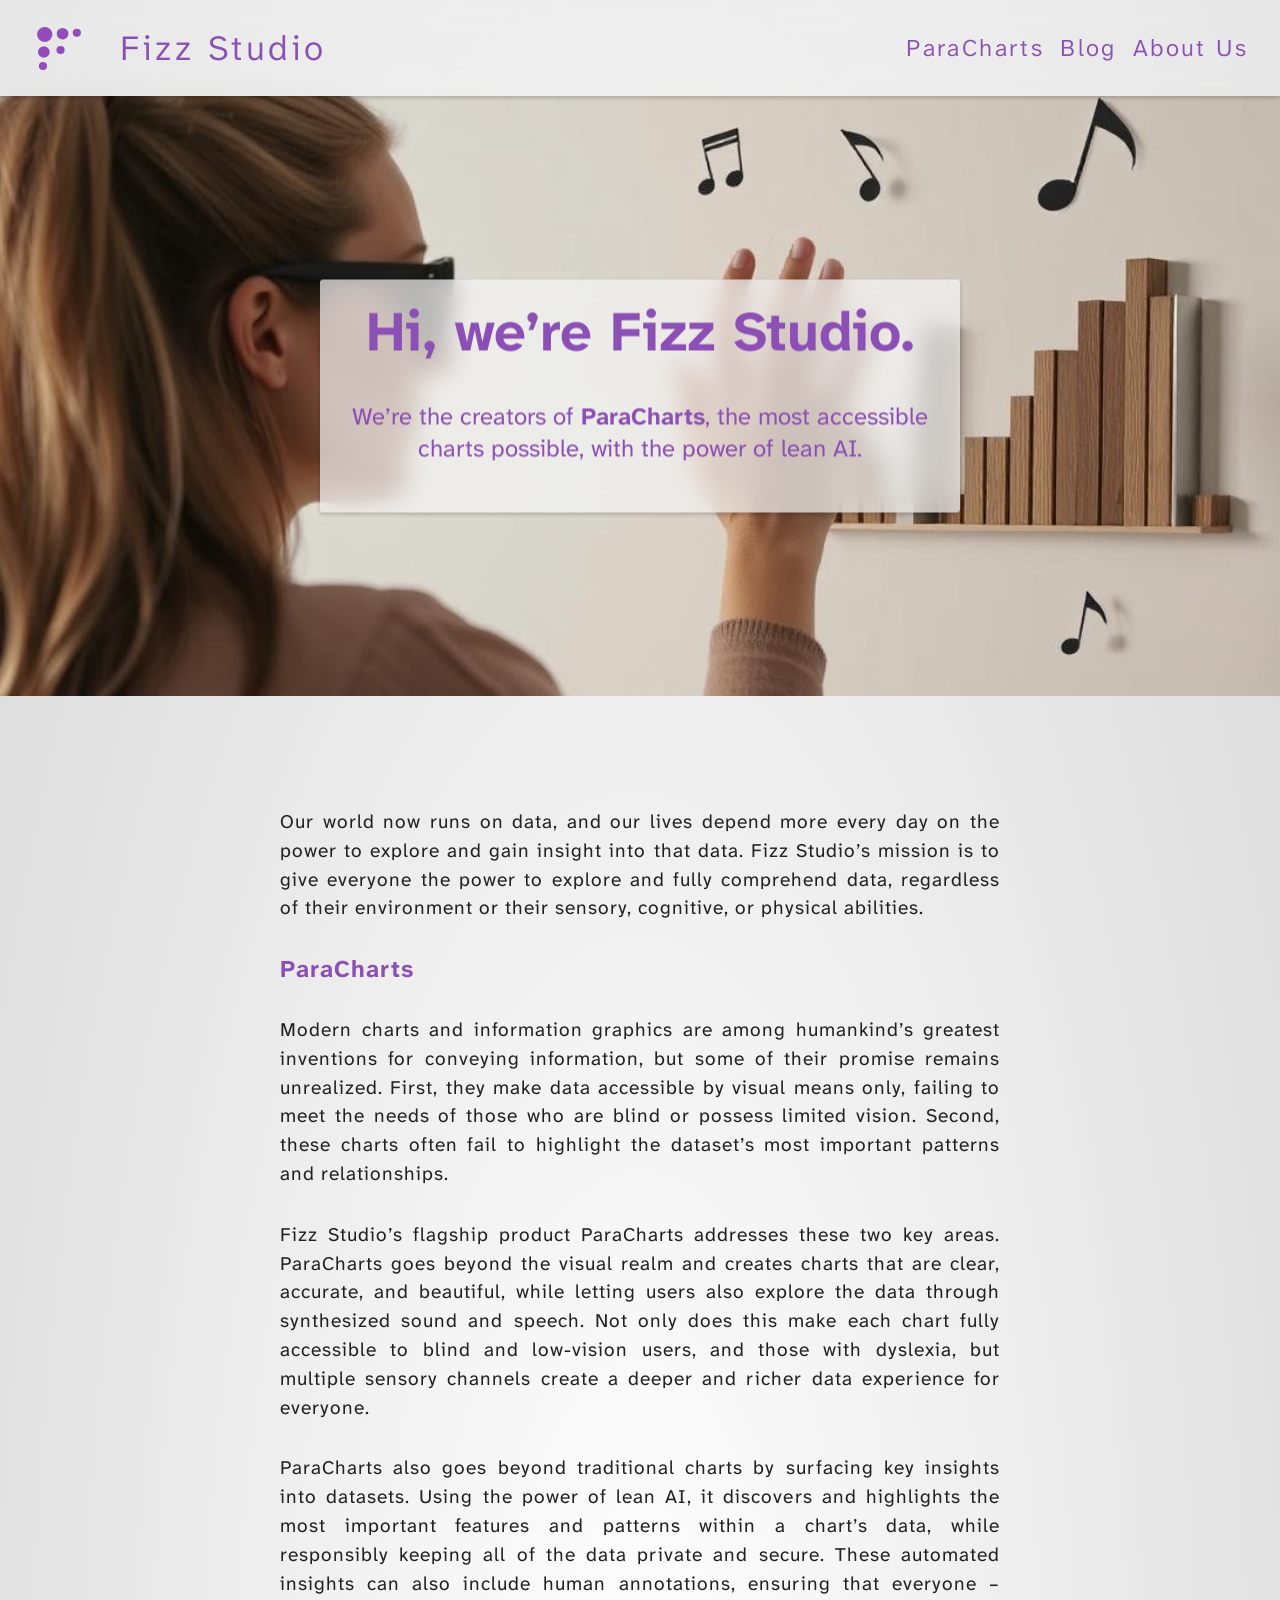
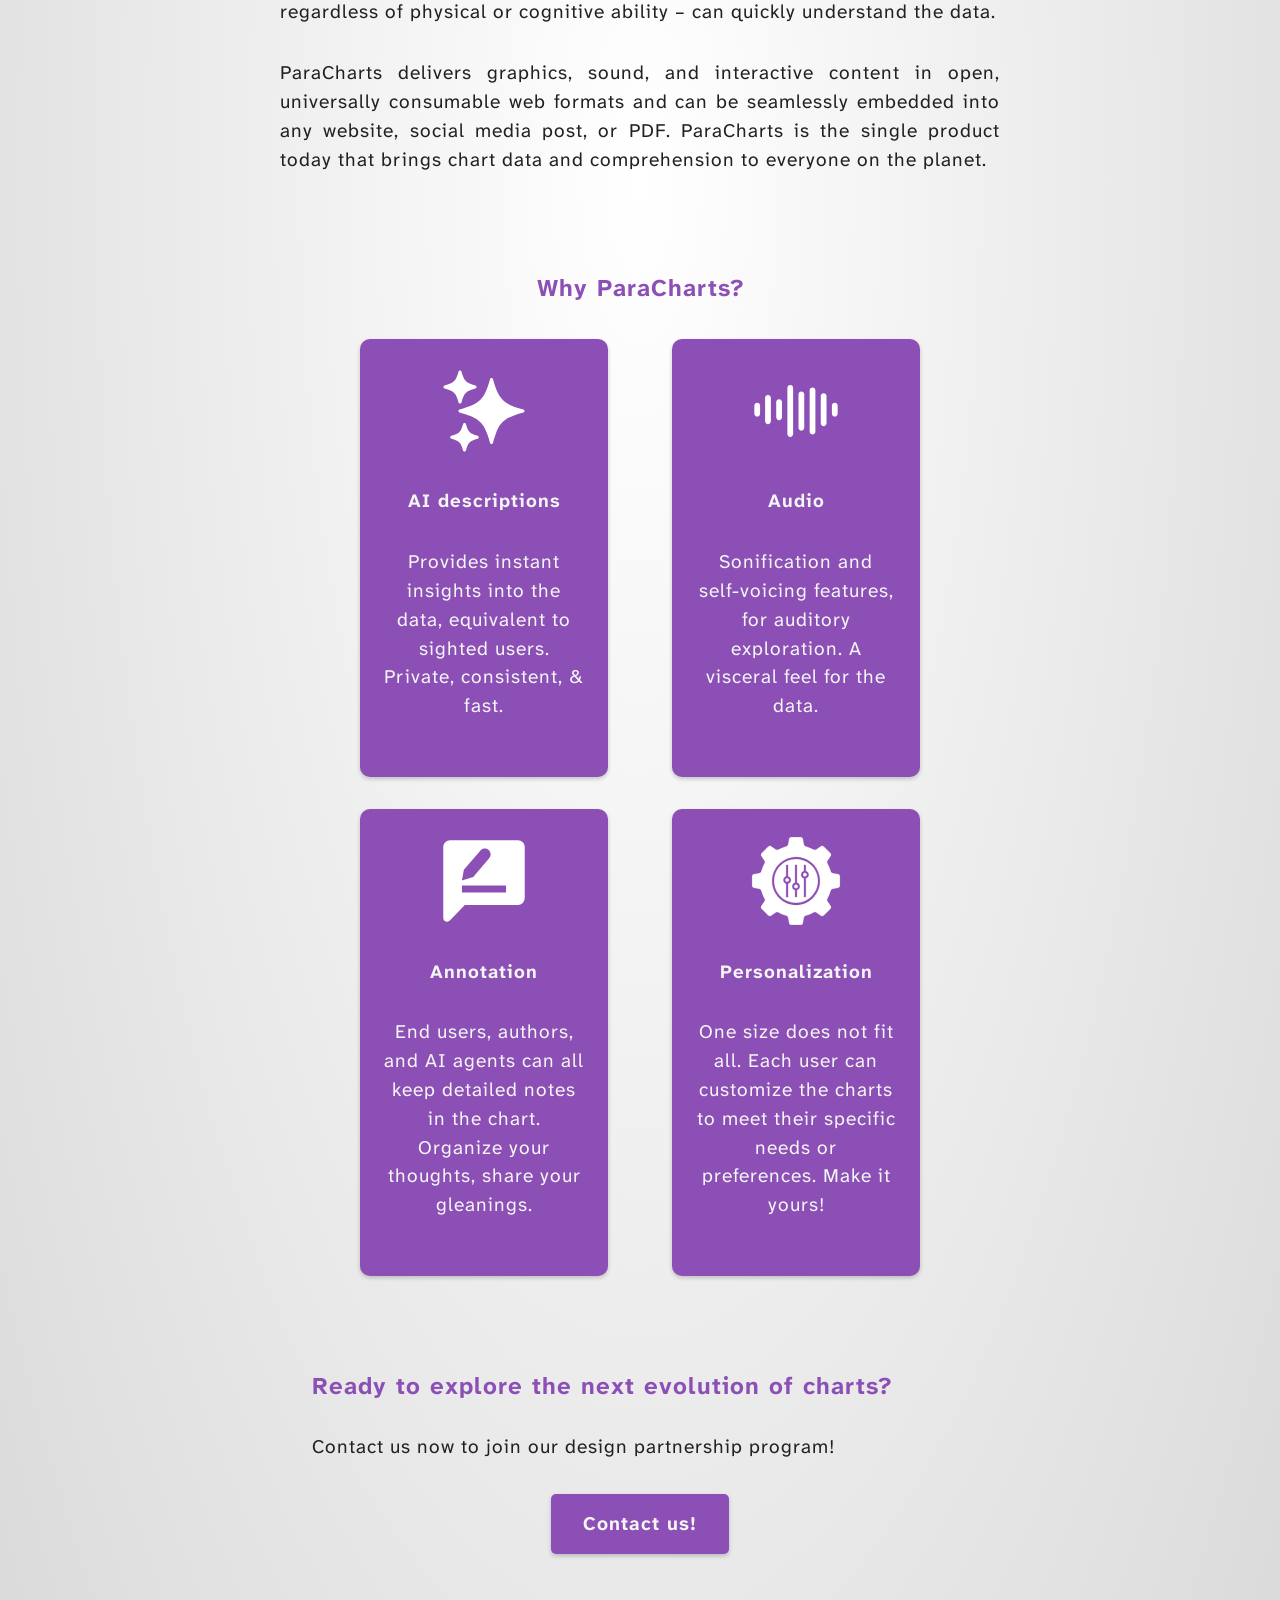
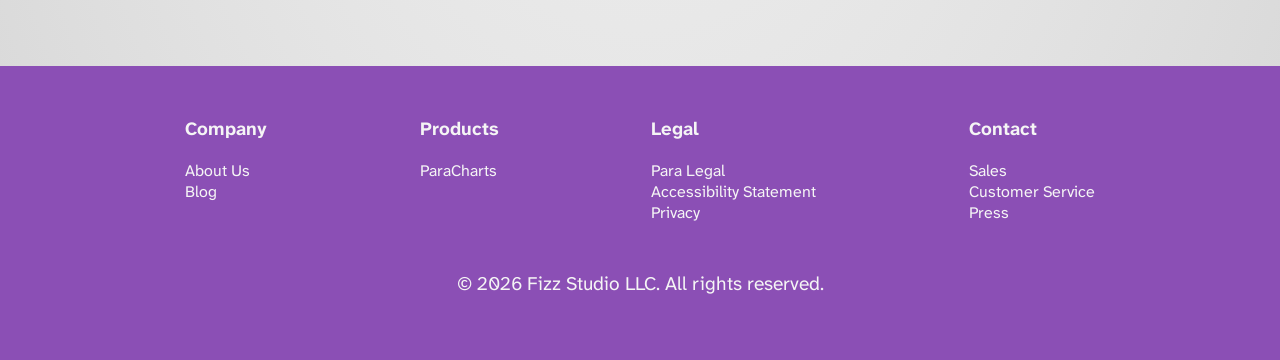
<file: index.html>
<!DOCTYPE html>
<html lang="en">

<head>
  <meta charset="UTF-8">
  <meta http-equiv="X-UA-Compatible" content="IE=edge">
  <meta name="viewport" content="width=device-width, initial-scale=1.0">
  <title>Fizz Studio - Creators of ParaCharts</title>

  <link rel="shortcut icon" type="image/svg+xml" href="./assets/images/fizz-logo.svg" />


  <!-- Meta Description for SEO -->
  <meta name="description"
    content="Use the most accessible charts possible, with the power of lean AI. Increase your user base, build loyalty with your users, and avoid legal or regulatory problems.">

  <!-- Meta Keywords for SEO -->
  <meta name="keywords"
    content="charts, accessible, ai, responsible, inclusive, equivalent, sonification, alt-text, data visualization, dataviz">

  <!-- Canonical URL -->
  <link rel="canonical" href="https://fizz.studio">

  <!-- Open Graph meta tags for social media sharing -->
  <meta property="og:title" content="Fizz Studio - Creators of ParaCharts">
  <meta property="og:description"
    content="Use ParaCharts, the most accessible charts possible, with the power of lean AI.">
  <meta property="og:image" content="./assets/images/fizz-logo.svg"> <!-- Replace with your image URL -->
  <meta property="og:url" content="https://fizz.studio"> <!-- Replace with your website URL -->
  <meta property="og:type" content="website">

  <!-- Twitter Card meta tags -->
  <meta name="twitter:card" content="summary_large_image">
  <meta name="twitter:title" content="Fizz Studio - Creators of ParaCharts">
  <meta name="twitter:description"
    content="Use ParaCharts, the most accessible charts possible, with the power of lean AI.">
  <meta name="twitter:image" content="./assets/images/fizz-logo.svg"> <!-- Replace with your image URL -->

  <!-- link stylesheet -->
  <link rel="stylesheet" href="./assets/style/style.css">
  <style>
    .todo {
      display: none;
    }
  </style>
</head>

<body>

  <!-- Navbar -->
  <header class="navbar">
    <a href="/" class="navbar-brand">
      <img class="logo" src="./assets/images/fizz-logo.svg" alt="" style="width: 1.5em;">
      <span class="site-title">Fizz Studio</span>
    </a>

    <ul class="top-nav">
      <li><a href="paracharts.html">ParaCharts</a></li>
      <li><a href="https://blog.fizz.studio/">Blog</a></li>
      <li><a href="about.html">About Us</a></li>
    </ul>
  </header>

  <!-- Parallax Section -->
  <section class="parallax" role="banner">
    <div class="parallax-content">
      <!-- <h1 style="text-shadow: 2px 2px 0 #fff, -2px -2px 0 #fff, 2px -2px 0 #fff, -2px 2px 0 #fff;">Fizz Studio</h1> -->
      <div class="shim">
        <h1>Hi, we’re Fizz Studio.</h1>
        <p>We’re the creators of <strong>ParaCharts</strong>, the most accessible charts possible, with the power of
          lean AI.</p>
      </div>
    </div>
  </section>

  <!-- Main Content -->
  <main class="content-container" role="main">

    <section>
      <p>Our world now runs on data, and our lives depend more every day on the power to explore and gain insight into
        that data. Fizz Studio’s mission is to give everyone the power to explore and fully comprehend data, regardless
        of their environment or their sensory, cognitive, or physical abilities.</p>

      <h2>ParaCharts</h2>

      <p>Modern charts and information graphics are among humankind’s greatest inventions for conveying information, but
        some of their promise remains unrealized. First, they make data accessible by visual means only, failing to meet
        the needs of those who are blind or possess limited vision. Second, these charts often fail to highlight the
        dataset’s most important patterns and relationships.</p>

      <p>Fizz Studio’s flagship product ParaCharts addresses these two key areas. ParaCharts goes beyond the visual
        realm and creates charts that are clear, accurate, and beautiful, while letting users also explore the data
        through synthesized sound and speech. Not only does this make each chart fully accessible to blind and
        low-vision users, and those with dyslexia, but multiple sensory channels create a deeper and richer data
        experience for everyone.</p>

      <p class="todo">[ A few images of representative charts. These should not be annotated]</p>

      <p>ParaCharts also goes beyond traditional charts by surfacing key insights into datasets. Using the power of lean
        AI, it discovers and highlights the most important features and patterns within a chart’s data, while
        responsibly keeping all of the data private and secure. These automated insights can also include human
        annotations, ensuring that everyone – regardless of physical or cognitive ability – can quickly understand the
        data.</p>

      <p class="todo">[ A single video showing the sonified experience (synth and/or TTS) for a typical chart ]</p>

      <p>ParaCharts delivers graphics, sound, and interactive content in open, universally consumable web formats and
        can be seamlessly embedded into any website, social media post, or PDF. ParaCharts is the single product today
        that brings chart data and comprehension to everyone on the planet.</p>

    </section>

    <!-- Features Section -->
    <section class="features-section" aria-labelledby="features-heading">
      <h2 id="features-heading">Why ParaCharts?</h2>
      <div class="features-container">
        <div class="feature-item" aria-labelledby="ai-descriptions">
          <span class="feature-ai feature-icon" aria-hidden="true"></span>
          <h3 id="ai-descriptions">AI descriptions</h3>
          <p>Provides instant insights into the data, equivalent to sighted users. Private, consistent, &amp; fast.</p>
        </div>
        <div class="feature-item" aria-labelledby="feature-audio">
          <span class="feature-audio feature-icon" aria-hidden="true"></span>
          <h3 id="feature-sonification">Audio</h3>
          <p>Sonification and self-voicing features, for auditory exploration. A visceral feel for the data.</p>
        </div>
        <div class="feature-item" aria-labelledby="feature-annotation">
          <span class="feature-annotation feature-icon" aria-hidden="true"></span>
          <h3 id="feature-annotation">Annotation</h3>
          <p>End users, authors, and AI agents can all keep detailed notes in the chart. Organize your thoughts, share
            your gleanings.</p>
        </div>
        <div class="feature-item" aria-labelledby="feature-personalization">
          <span class="feature-personalization feature-icon" aria-hidden="true"></span>
          <h3 id="feature-personalization">Personalization</h3>
          <p>One size does not fit all. Each user can customize the charts to meet their specific needs or preferences.
            Make it yours!</p>
        </div>
      </div>
    </section>

    <!-- Call to Action Section -->
    <p class="todo">[ Business contact information and perhaps a lead generation form ]</p>

    <section class="cta-section" aria-labelledby="cta-heading">
      <h2 id="cta-heading">Ready to explore the next evolution of charts?</h2>
      <p>Contact us now to join our design partnership program!</p>
      <a href="mailto:contact@fizz.studio" class="signup-button">Contact us!</a>
    </section>
  </main>

  <!-- Footer -->
  <footer class="footer" role="contentinfo">
    <div class="footer-container">
      <!-- Start Col -->
      <div class="">
        <div class="widget">
          <h3 class="block-title">Company</h3>
          <ul class="menu">
            <li><a href="https://fizz.studio/about.html">About Us</a></li>
            <li><a href="https://blog.fizz.studio/">Blog</a></li>
          </ul>
        </div>
      </div>
      <!-- End Col -->

      <!-- Start Col -->
      <div class="">
        <div class="widget">
          <h3 class="block-title">Products</h3>
          <ul class="menu">
            <li><a href="https://fizz.studio/paracharts.html">ParaCharts</a></li>
          </ul>
        </div>
      </div>
      <!-- End Col -->

      <!-- Start Col -->
      <div class="">
        <div class="widget">
          <h3 class="block-title">Legal</h3>
          <ul class="menu">
            <li><a href="https://fizz.studio/legal/">Para Legal</a></li>
            <li><a href="https://fizz.studio/legal/accessibility.html">Accessibility Statement</a></li>
            <li><a href="https://fizz.studio/legal/privacy.html">Privacy</a></li>
          </ul>
        </div>
      </div>
      <!-- End Col -->

      <!-- Start Col -->
      <div class="">
        <h3>Contact</h3>
        <ul class="menu">
          <li><a href="mailto:sales@fizz.studio">Sales</a></li>
          <li><a href="mailto:help@fizz.studio">Customer Service</a></li>
          <li><a href="mailto:press@fizz.studio">Press</a></li>
        </ul>
      </div>
      <!-- End Col -->
    </div>
    <p id="copyright">&copy; 2026 Fizz Studio LLC. All rights reserved.</p>
  </footer>

  <!-- Link to your JavaScript file -->
  <!-- <script src="js/scripts.js"></script> -->
</body>

</html>
</file>
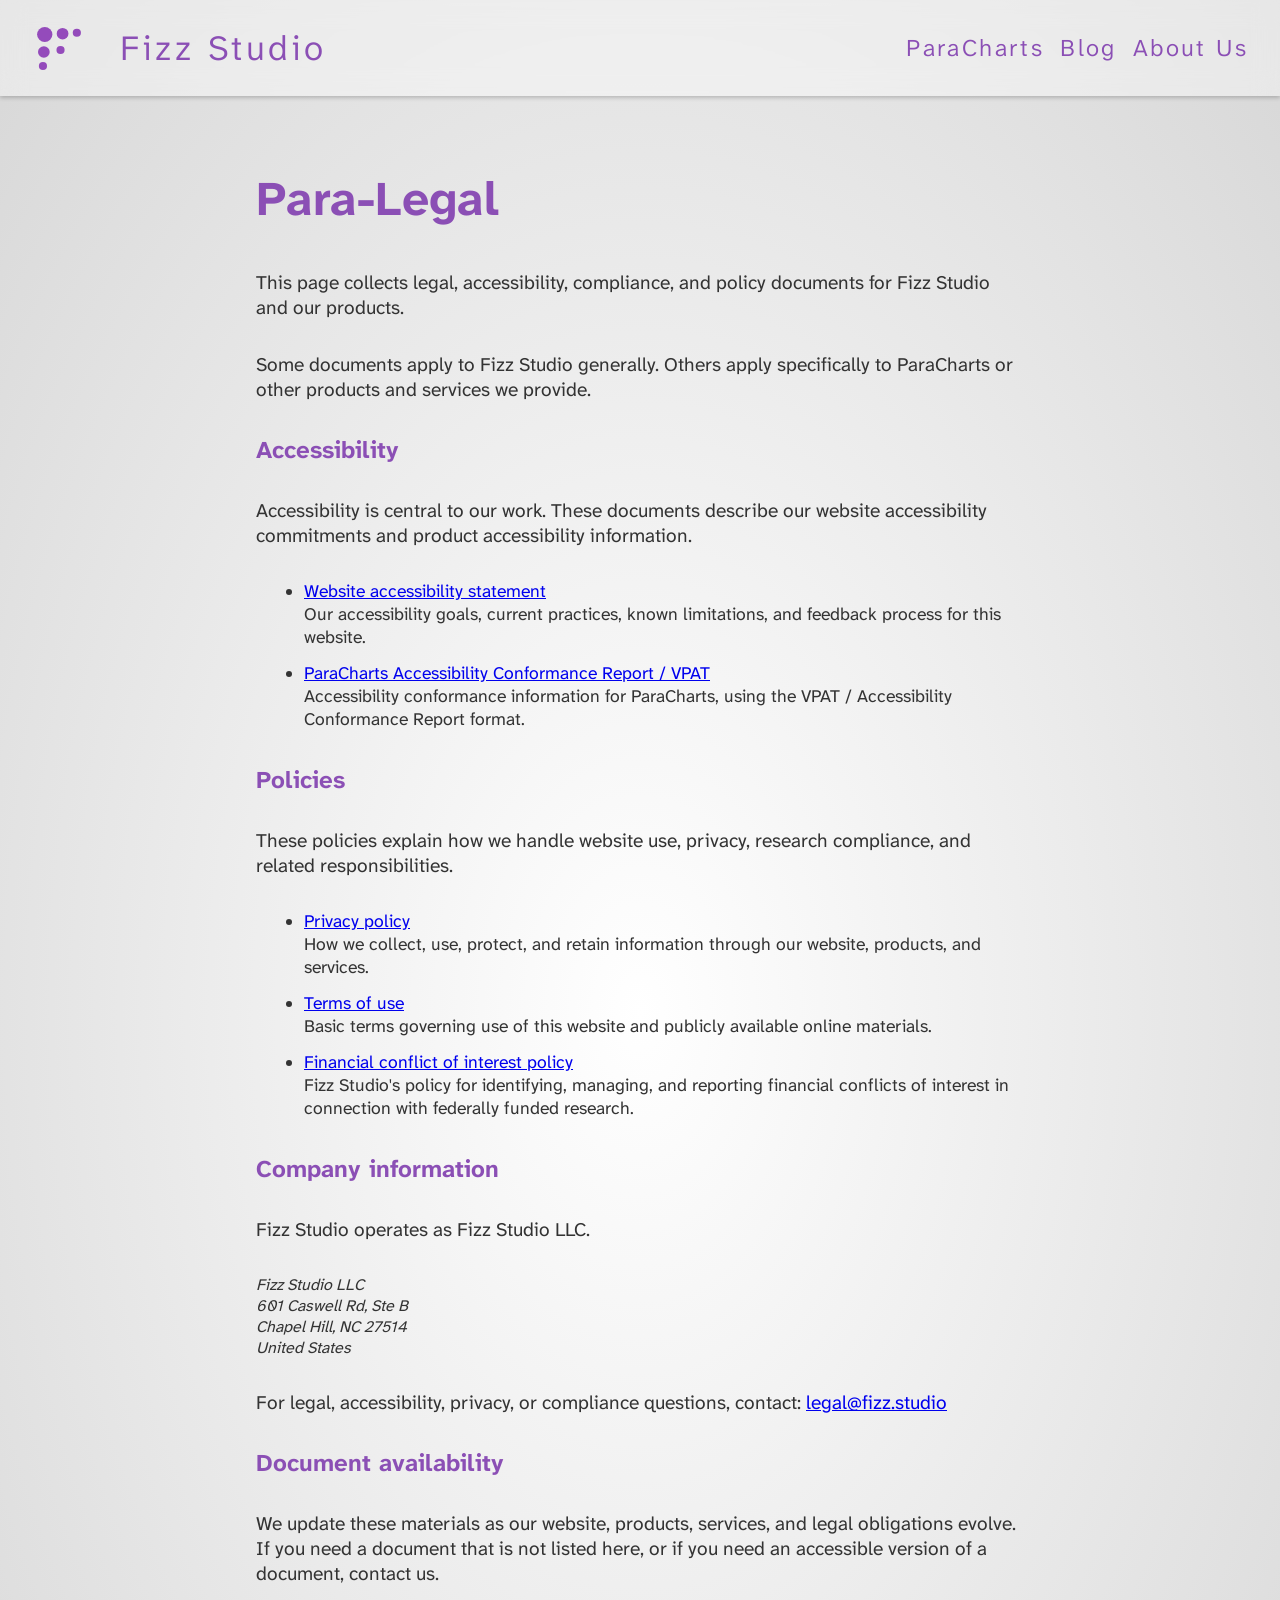
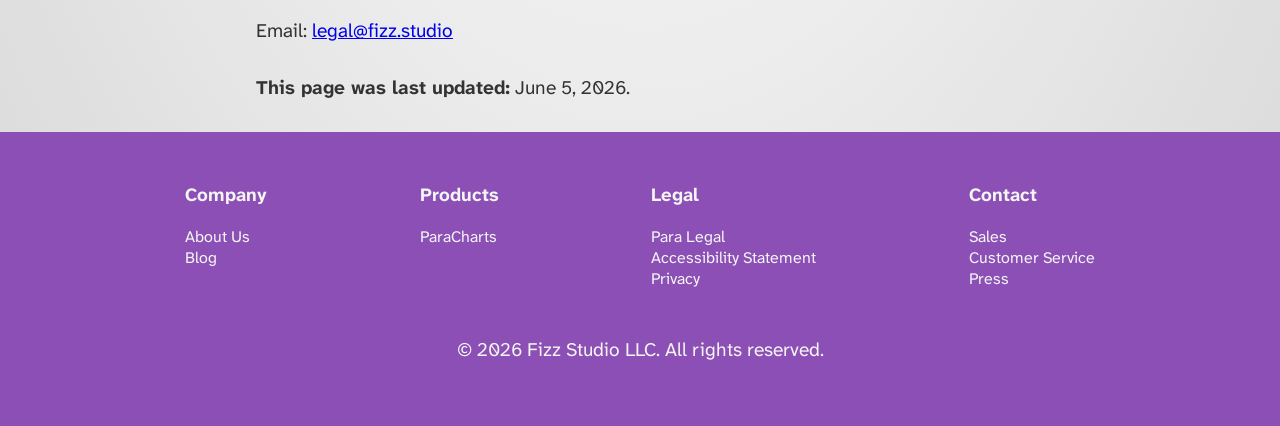
<file: legal/index.html>
<!DOCTYPE html>
<html lang="en">

<head>
  <meta charset="UTF-8">
  <meta http-equiv="X-UA-Compatible" content="IE=edge">
  <meta name="viewport" content="width=device-width, initial-scale=1.0">
  <title>Fizz Studio Legal Documents</title>

  <link rel="shortcut icon" type="image/svg+xml" href="../assets/images/fizz-logo.svg" />


  <!-- Meta Description for SEO -->
  <meta name="description"
    content="Use the most accessible charts possible, with the power of lean AI. Increase your user base, build loyalty with your users, and avoid legal or regulatory problems.">

  <!-- Meta Keywords for SEO -->
  <meta name="keywords"
    content="charts, accessible, ai, responsible, inclusive, equivalent, sonification, alt-text, data visualization, dataviz">

  <!-- Canonical URL -->
  <link rel="canonical" href="https://fizz.studio">

  <!-- Open Graph meta tags for social media sharing -->
  <meta property="og:title" content="Fizz Studio - Creators of ParaCharts">
  <meta property="og:description"
    content="Use ParaCharts, the most accessible charts possible, with the power of lean AI.">
  <meta property="og:image" content="../assets/images/fizz-logo.svg"> <!-- Replace with your image URL -->
  <meta property="og:url" content="https://fizz.studio"> <!-- Replace with your website URL -->
  <meta property="og:type" content="website">

  <!-- Twitter Card meta tags -->
  <meta name="twitter:card" content="summary_large_image">
  <meta name="twitter:title" content="Fizz Studio - Creators of ParaCharts">
  <meta name="twitter:description"
    content="Use ParaCharts, the most accessible charts possible, with the power of lean AI.">
  <meta name="twitter:image" content="../assets/images/fizz-logo.svg"> <!-- Replace with your image URL -->

  <!-- link stylesheet -->
  <link rel="stylesheet" href="../assets/style/style.css">
  <link rel="stylesheet" href="../assets/style/basic.css">
</head>

<body>

  <!-- Navbar -->
  <header class="navbar">
    <a href="/" class="navbar-brand">
      <img class="logo" src="../assets/images/fizz-logo.svg" alt="" style="width: 1.5em;">
      <span class="site-title">Fizz Studio</span>
    </a>

    <ul class="top-nav">
      <li><a href="paracharts.html">ParaCharts</a></li>
      <li><a href="https://blog.fizz.studio/">Blog</a></li>
      <li><a href="about.html">About Us</a></li>
    </ul>
  </header>

  <!-- Main Content -->

  <main role="main">

    <section>
      <h1>Para-Legal</h1>

      <p>
        This page collects legal, accessibility, compliance, and policy documents
        for Fizz Studio and our products.
      </p>

      <p>
        Some documents apply to Fizz Studio generally. Others apply specifically to
        ParaCharts or other products and services we provide.
      </p>
    </section>
    <section class="legal-page">


      <section aria-labelledby="accessibility-heading">
        <h2 id="accessibility-heading">Accessibility</h2>

        <p>
          Accessibility is central to our work. These documents describe our website
          accessibility commitments and product accessibility information.
        </p>

        <ul>
          <li>
            <a href="./accessibility.html">
              Website accessibility statement
            </a>
            <br>
            Our accessibility goals, current practices, known limitations, and
            feedback process for this website.
          </li>

          <li>
            <a href="./paracharts-vpat.pdf">
              ParaCharts Accessibility Conformance Report / VPAT
            </a>
            <br>
            Accessibility conformance information for ParaCharts, using the VPAT /
            Accessibility Conformance Report format.
          </li>
        </ul>
      </section>

      <section aria-labelledby="policies-heading">
        <h2 id="policies-heading">Policies</h2>

        <p>
          These policies explain how we handle website use, privacy, research
          compliance, and related responsibilities.
        </p>

        <ul>
          <li>
            <a href="./privacy.html">
              Privacy policy
            </a>
            <br>
            How we collect, use, protect, and retain information through our website,
            products, and services.
          </li>

          <li>
            <a href="./terms.html">
              Terms of use
            </a>
            <br>
            Basic terms governing use of this website and publicly available online
            materials.
          </li>

          <li>
            <a href="./fcoi-policy/">
              Financial conflict of interest policy
            </a>
            <br>
            Fizz Studio's policy for identifying, managing, and reporting financial
            conflicts of interest in connection with federally funded research.
          </li>
        </ul>
      </section>
      <!-- 
      <section aria-labelledby="product-heading">
        <h2 id="product-heading">Product and service information</h2>

        <p>
          These documents provide information relevant to customers, partners,
          procurement teams, and reviewers.
        </p>

        <ul>
          <li>
            <a href="./security">
              Security overview
            </a>
            <br>
            A summary of our security practices, data handling approach, and product
            architecture assumptions.
          </li>

          <li>
            <a href="./data-processing">
              Data processing information
            </a>
            <br>
            Information about how customer, user, and product data may be processed
            when using Fizz Studio products or services.
          </li>

          <li>
            <a href="./open-source">
              Open source notices
            </a>
            <br>
            Notices, licenses, and attribution for open source software used in our
            products or website.
          </li>
        </ul>
      </section> 
      -->

      <section aria-labelledby="company-heading">
        <h2 id="company-heading">Company information</h2>

        <p>
          Fizz Studio operates as Fizz Studio LLC.
        </p>

        <address>
          Fizz Studio LLC<br>
          601 Caswell Rd, Ste B<br>
          Chapel Hill, NC 27514<br>
          United States
        </address>

        <p>
          For legal, accessibility, privacy, or compliance questions, contact:
          <a href="mailto:legal@fizz.studio">legal@fizz.studio</a>
        </p>
      </section>

      <section aria-labelledby="availability-heading">
        <h2 id="availability-heading">Document availability</h2>

        <p>
          We update these materials as our website, products, services, and legal
          obligations evolve. If you need a document that is not listed here, or if
          you need an accessible version of a document, contact us.
        </p>

        <p>
          Email:
          <a href="mailto:legal@fizz.studio">legal@fizz.studio</a>
        </p>
      </section>

      <p>
        <strong>This page was last updated:</strong>
        <time datetime="2026-06-05">June 5, 2026</time>.
      </p>
    </section>

  </main>

  <!-- Footer -->
  <footer class="footer" role="contentinfo">
    <div class="footer-container">
      <!-- Start Col -->
      <div class="">
        <div class="widget">
          <h3 class="block-title">Company</h3>
          <ul class="menu">
            <li><a href="https://fizz.studio/about.html">About Us</a></li>
            <li><a href="https://blog.fizz.studio/">Blog</a></li>
          </ul>
        </div>
      </div>
      <!-- End Col -->

      <!-- Start Col -->
      <div class="">
        <div class="widget">
          <h3 class="block-title">Products</h3>
          <ul class="menu">
            <li><a href="https://fizz.studio/paracharts.html">ParaCharts</a></li>
          </ul>
        </div>
      </div>
      <!-- End Col -->

      <!-- Start Col -->
      <div class="">
        <div class="widget">
          <h3 class="block-title">Legal</h3>
          <ul class="menu">
            <li><a href="https://fizz.studio/legal/">Para Legal</a></li>
            <li><a href="https://fizz.studio/legal/accessibility.html">Accessibility Statement</a></li>
            <li><a href="https://fizz.studio/legal/privacy.html">Privacy</a></li>
          </ul>
        </div>
      </div>
      <!-- End Col -->

      <!-- Start Col -->
      <div class="">
        <h3>Contact</h3>
        <ul class="menu">
          <li><a href="mailto:sales@fizz.studio">Sales</a></li>
          <li><a href="mailto:help@fizz.studio">Customer Service</a></li>
          <li><a href="mailto:press@fizz.studio">Press</a></li>
        </ul>
      </div>
      <!-- End Col -->
    </div>
    <p id="copyright">&copy; 2026 Fizz Studio LLC. All rights reserved.</p>
  </footer>


  <!-- Link to your JavaScript file -->
  <!-- <script src="js/scripts.js"></script> -->
</body>

</html>
</file>
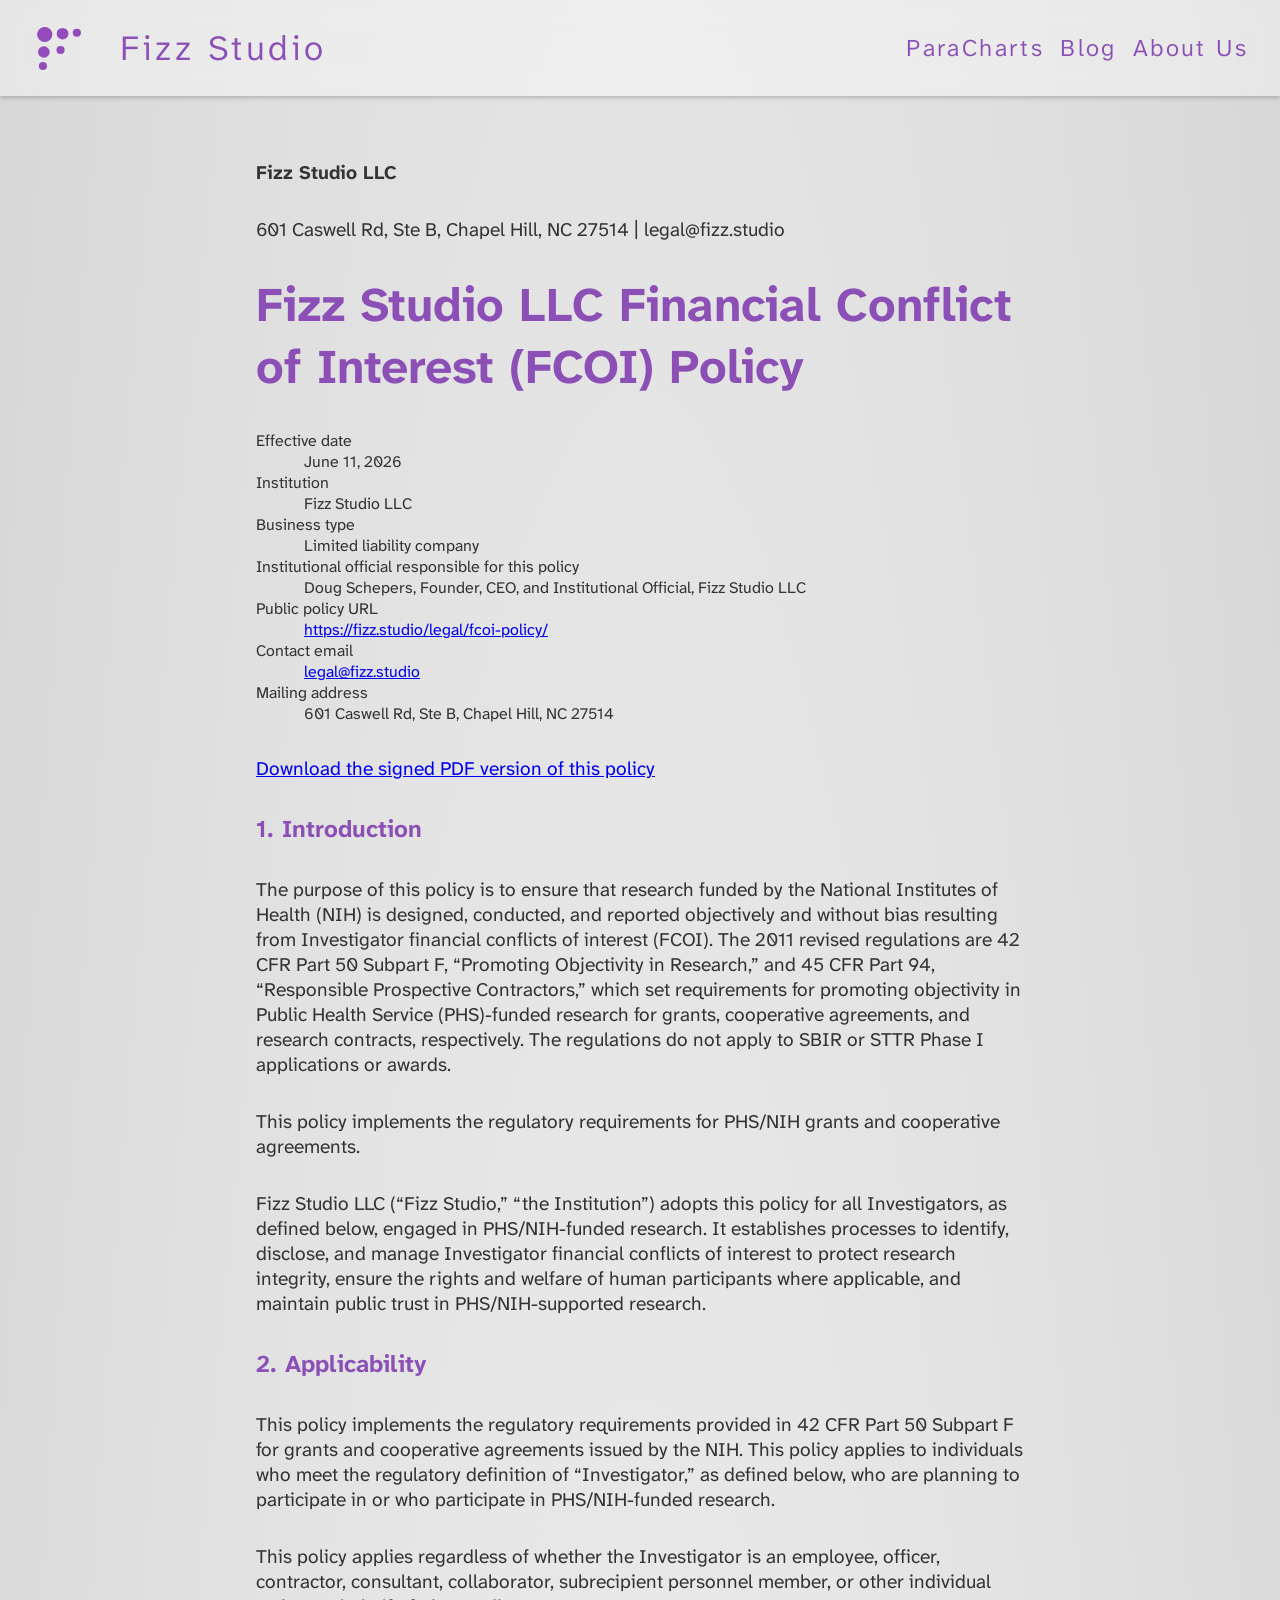
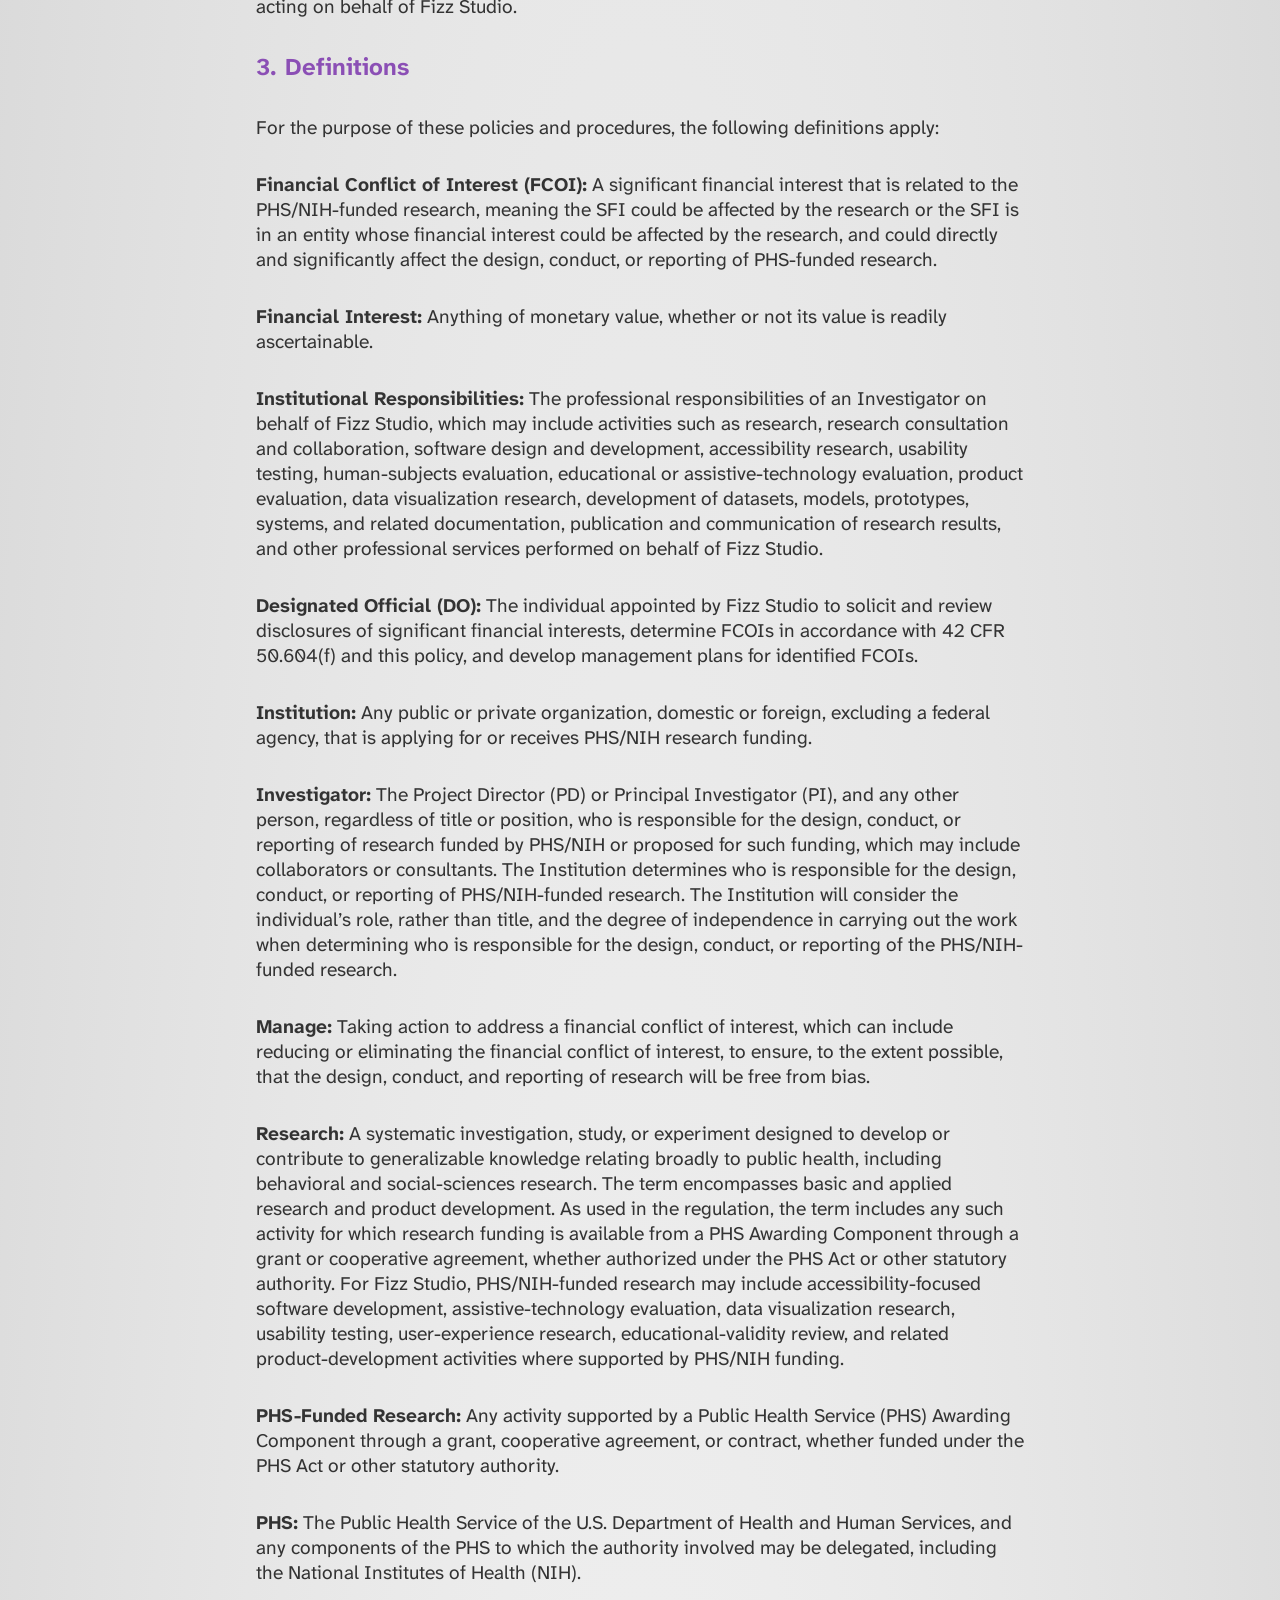
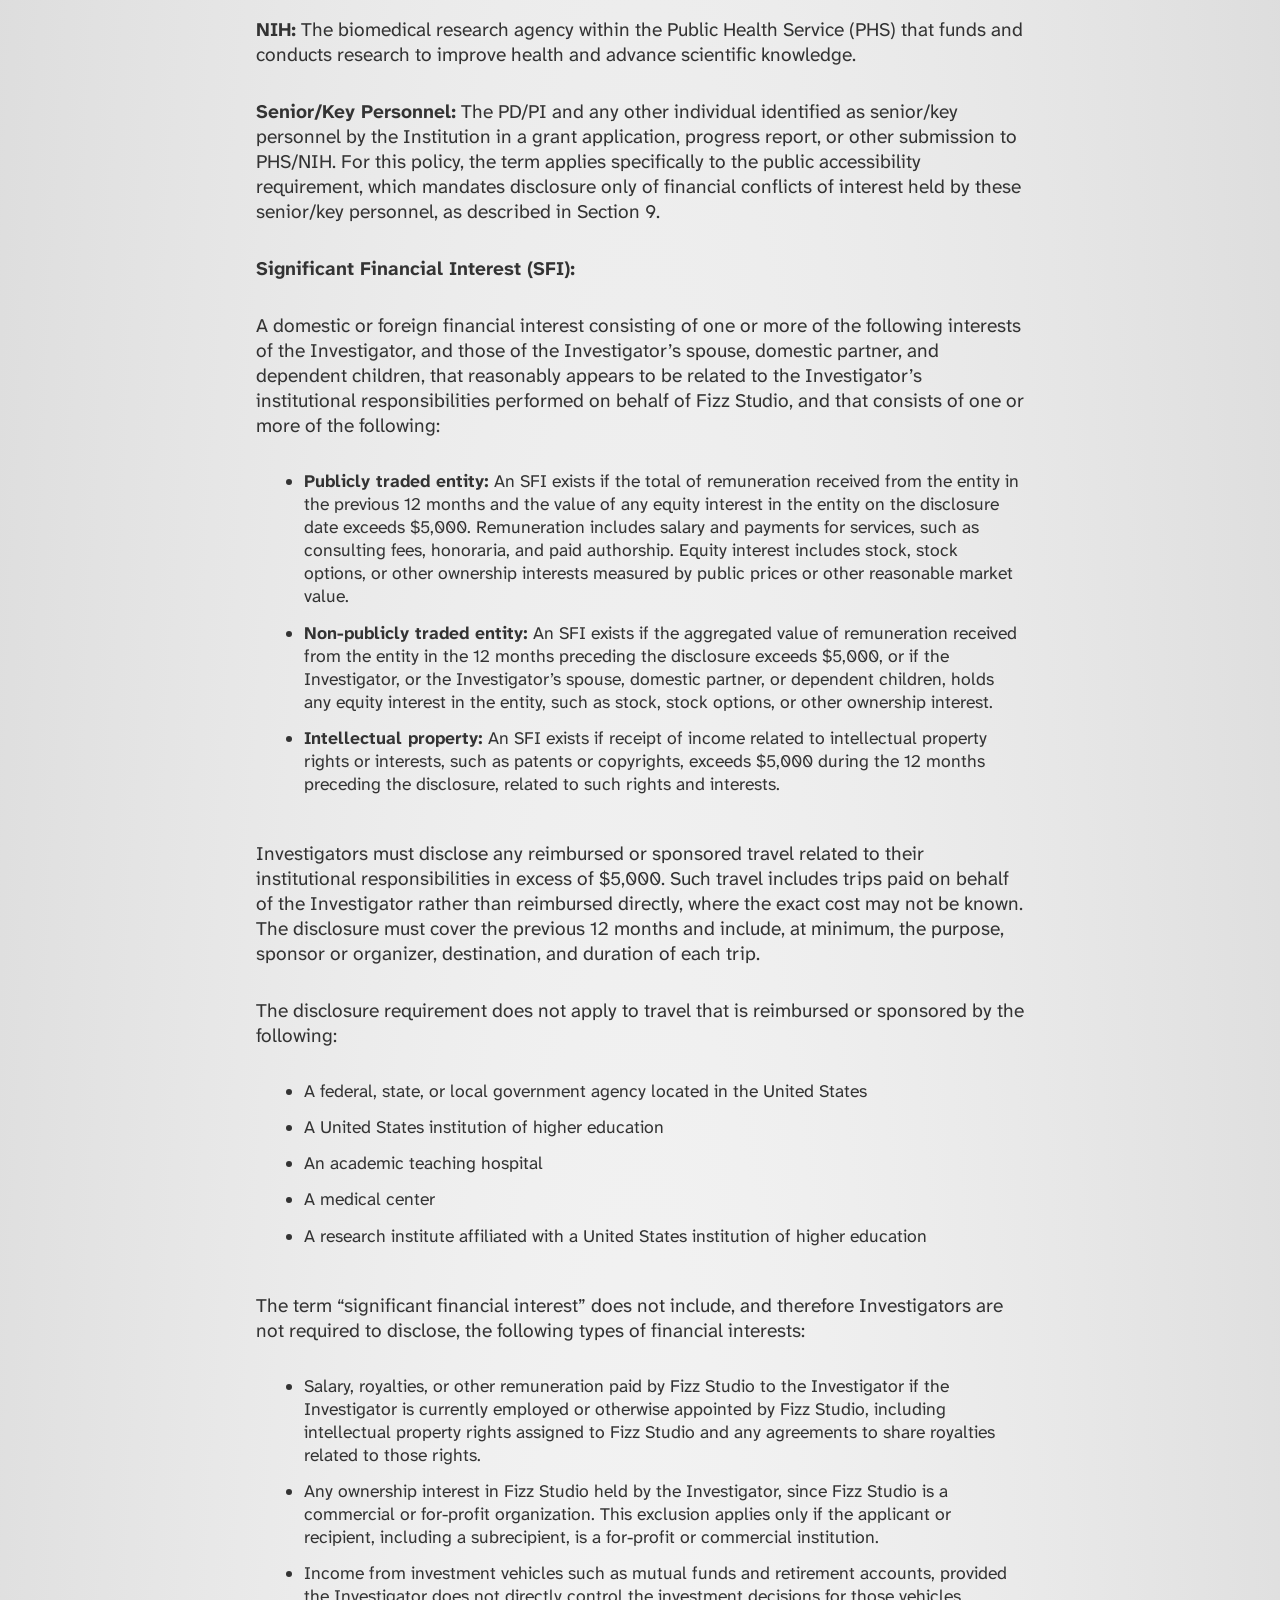
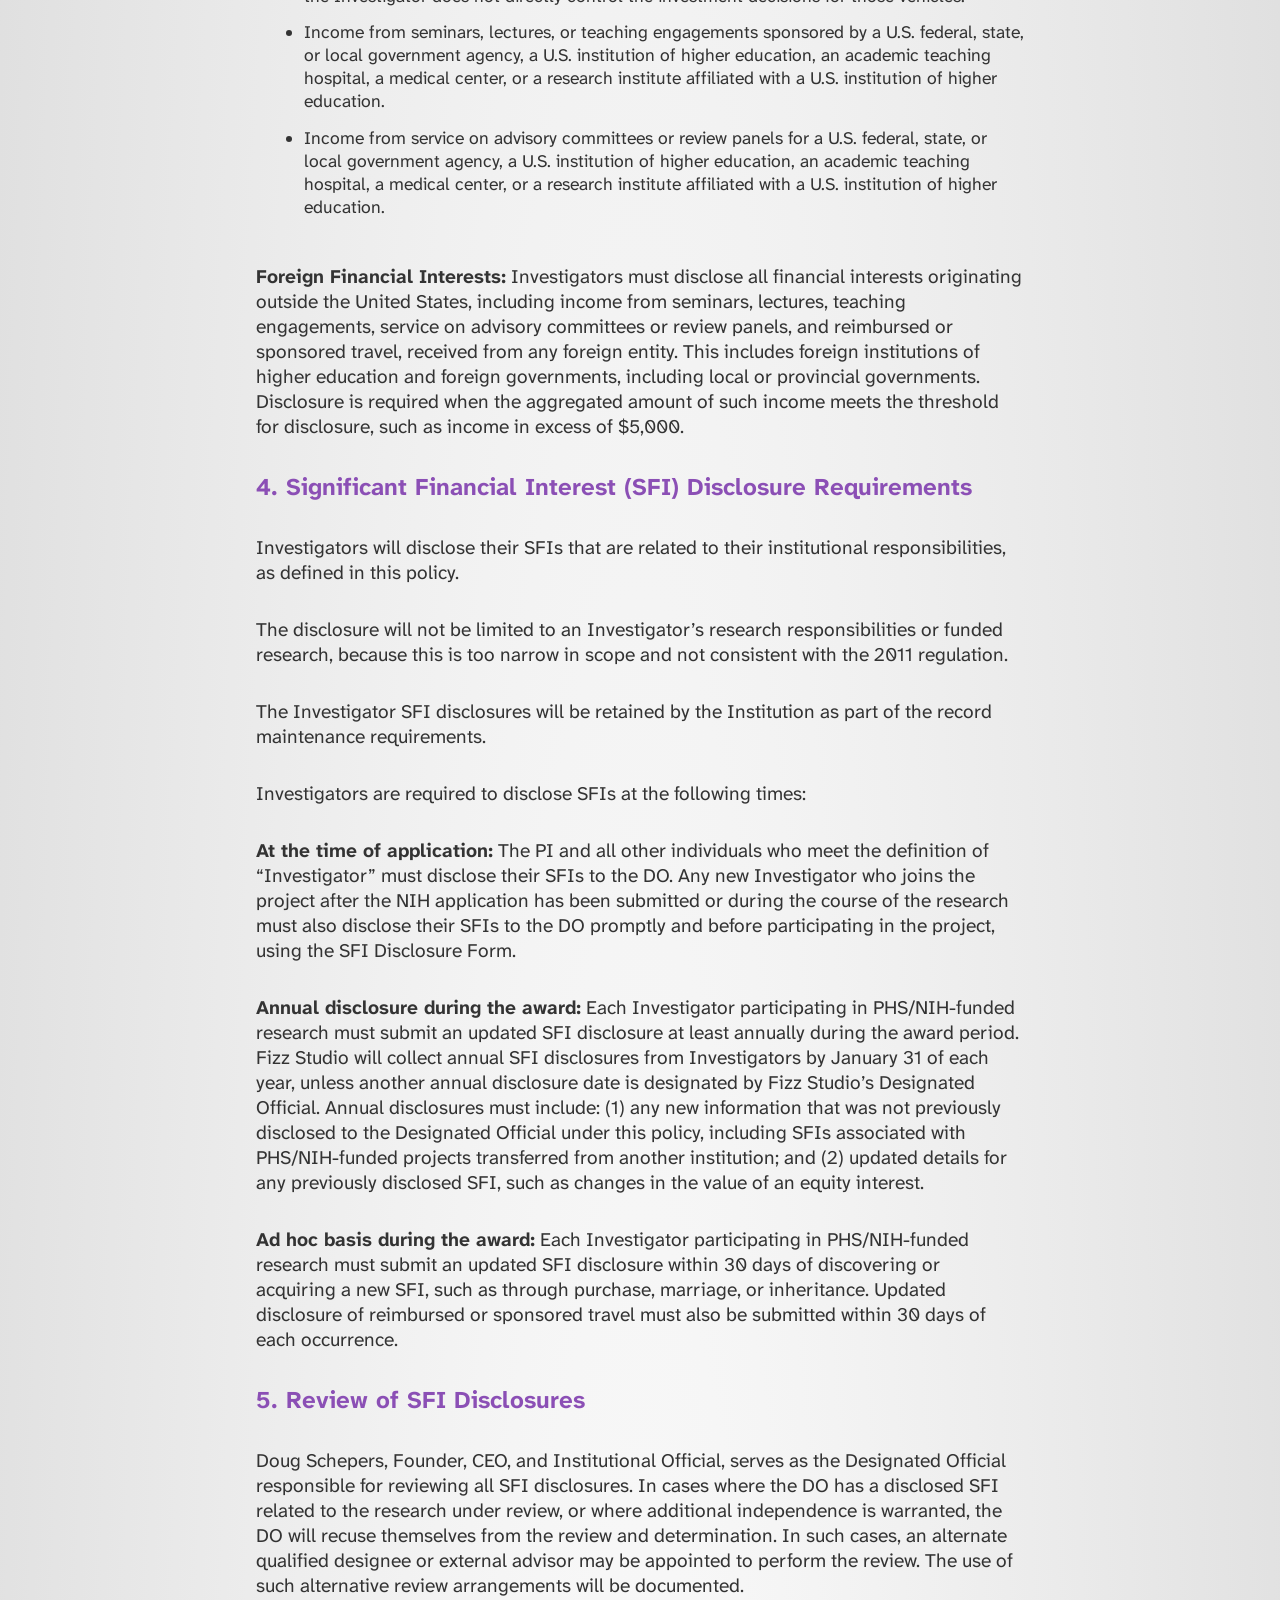
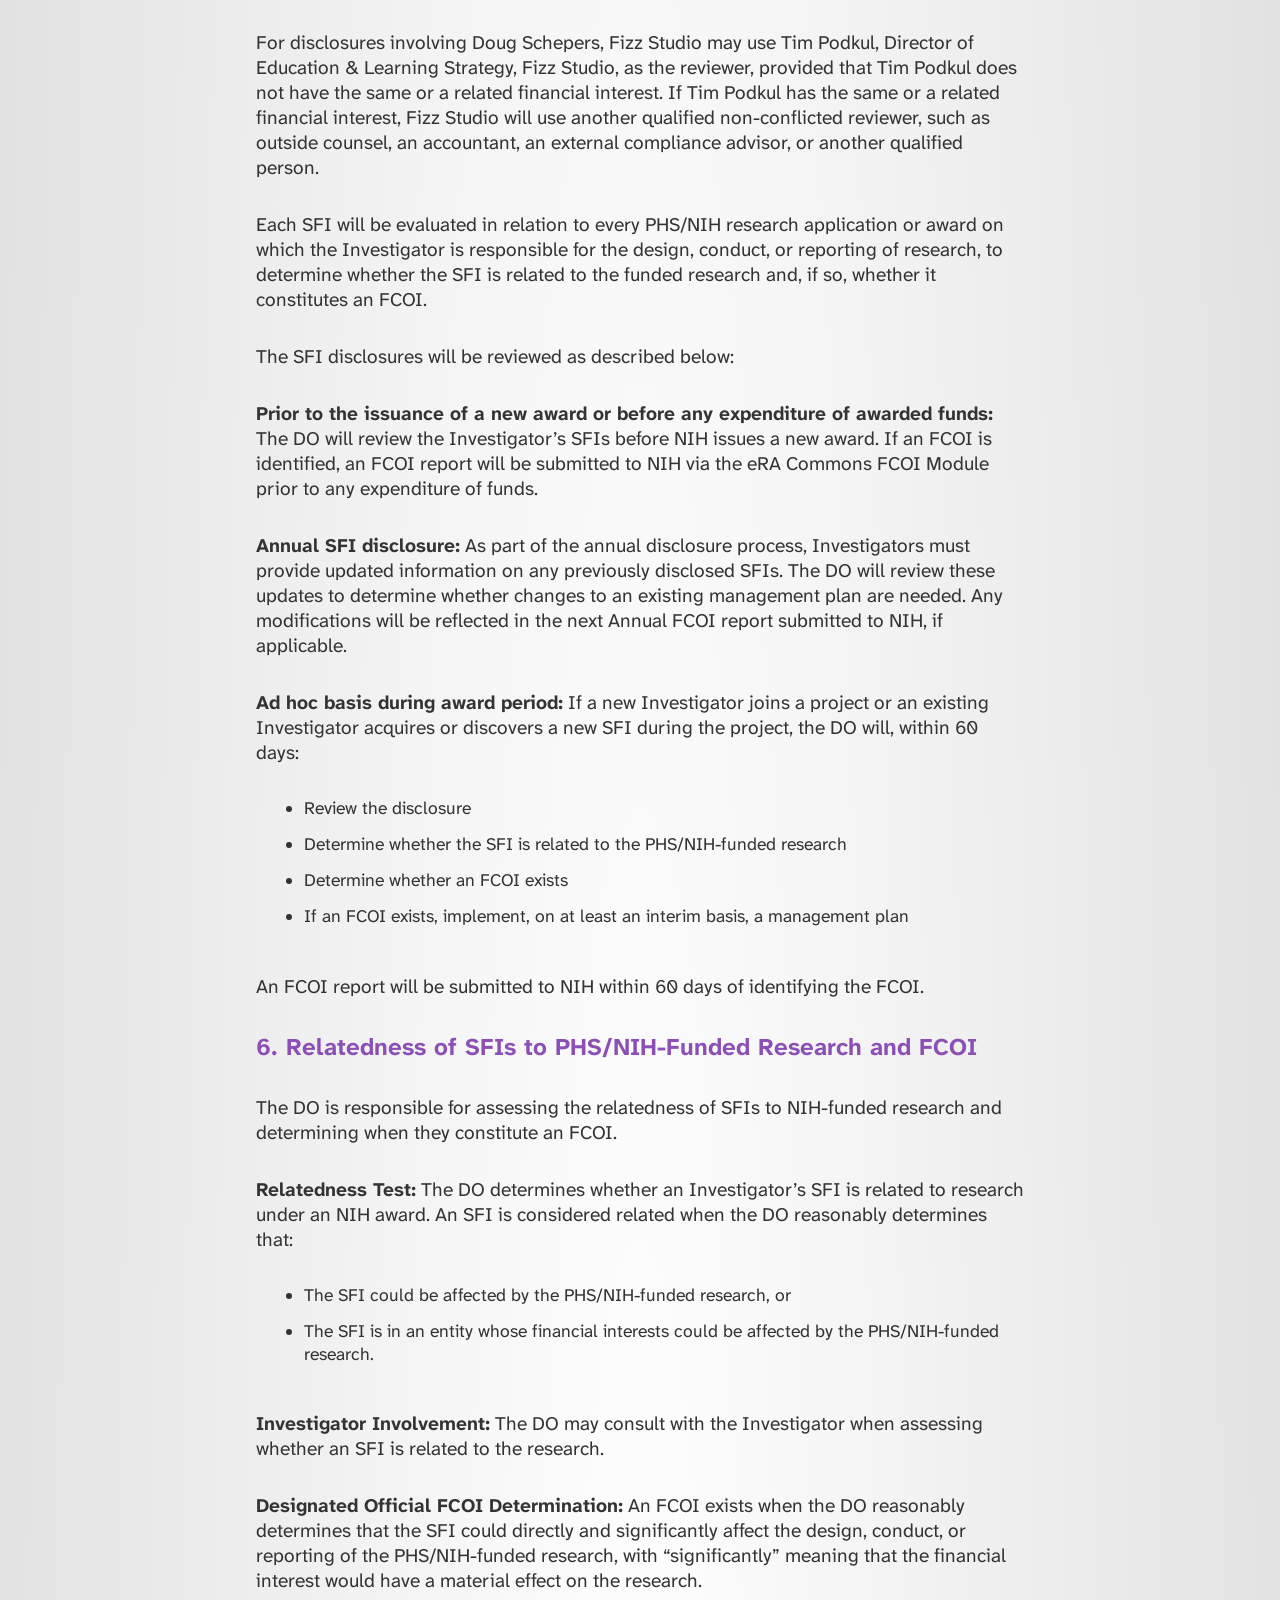
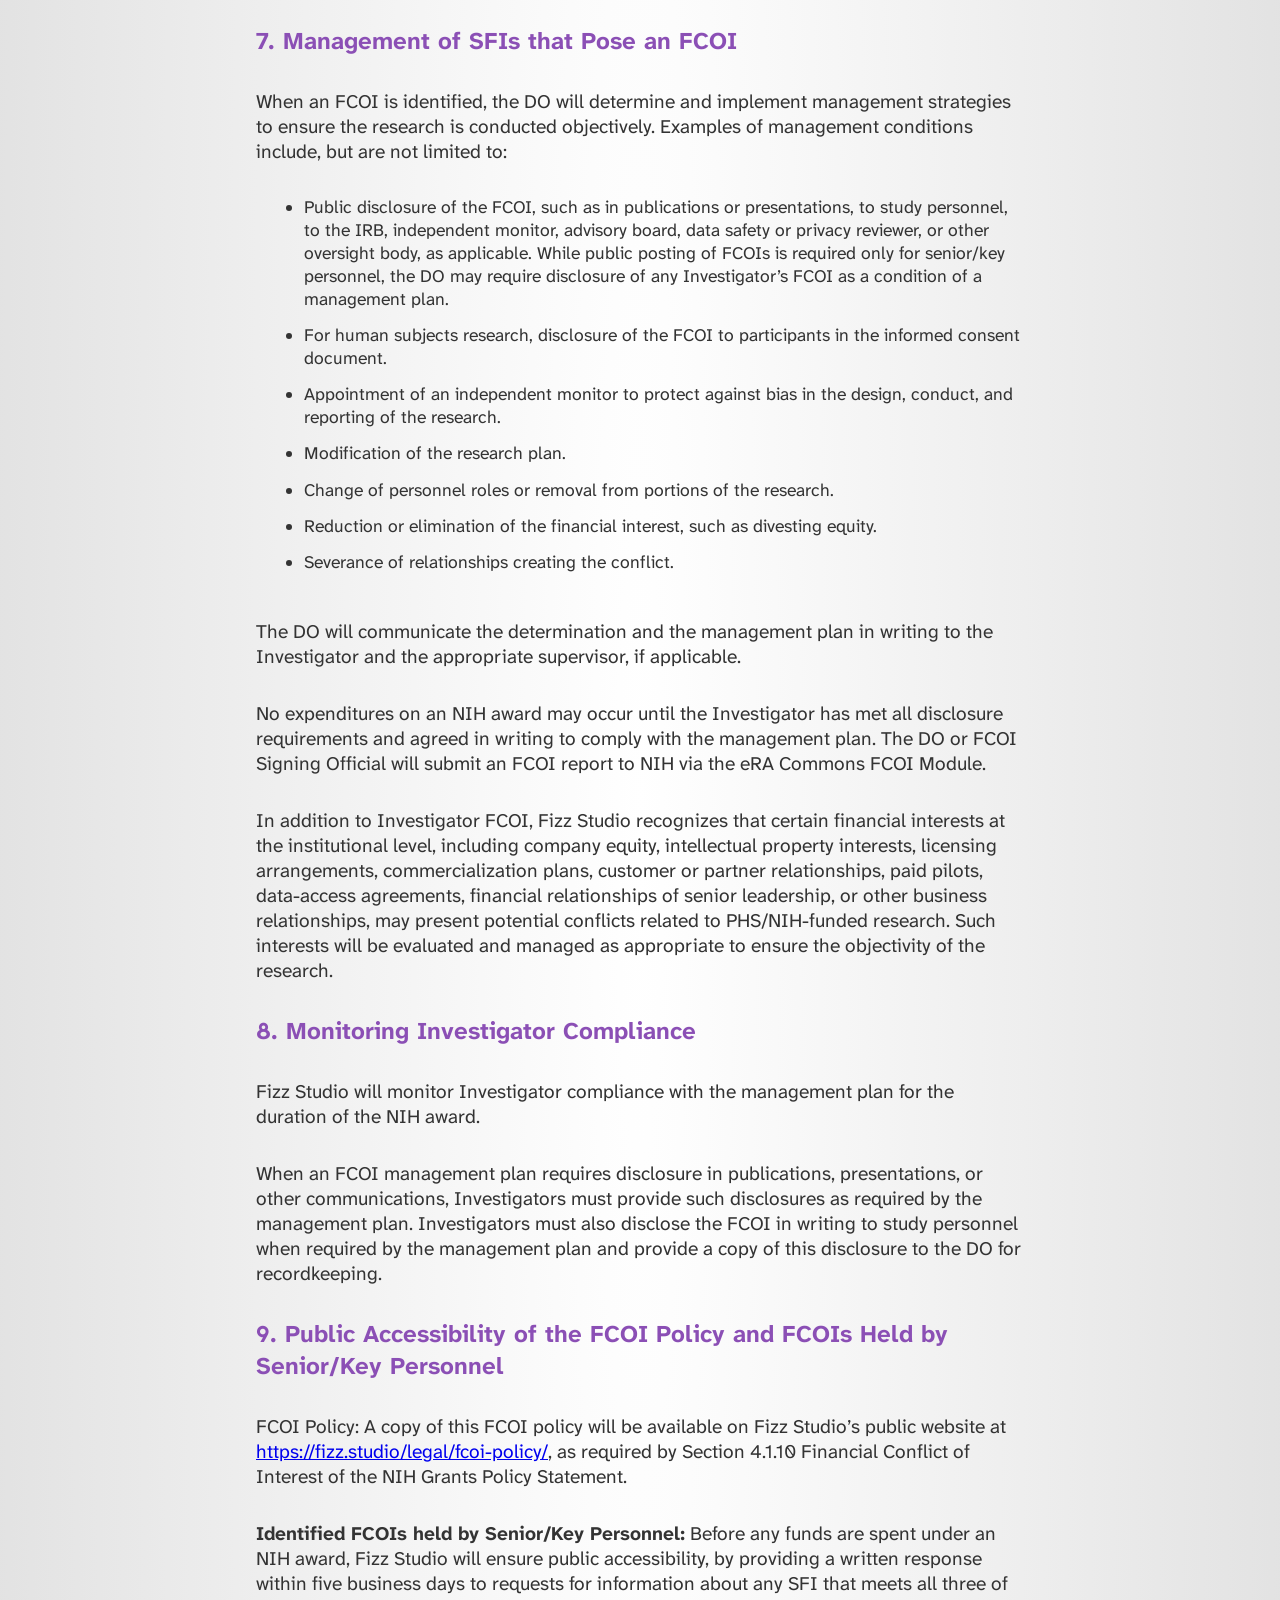
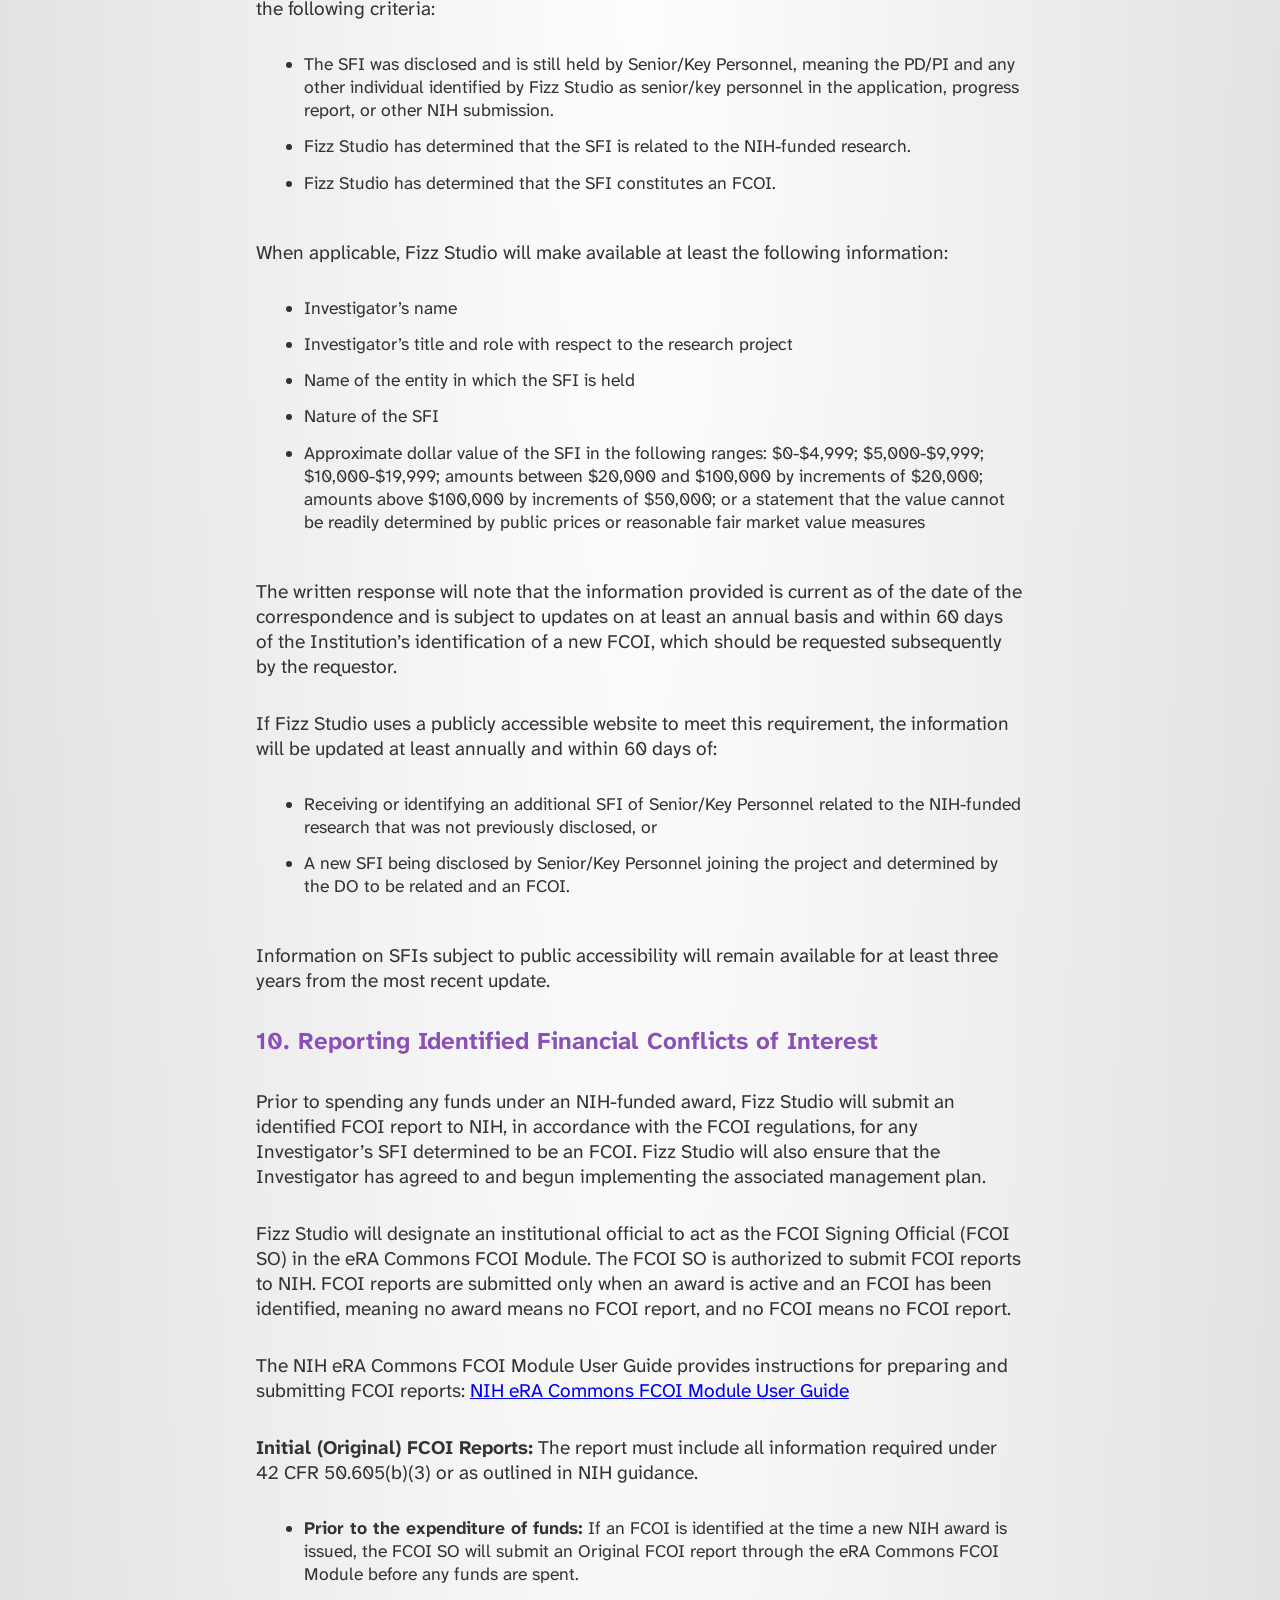
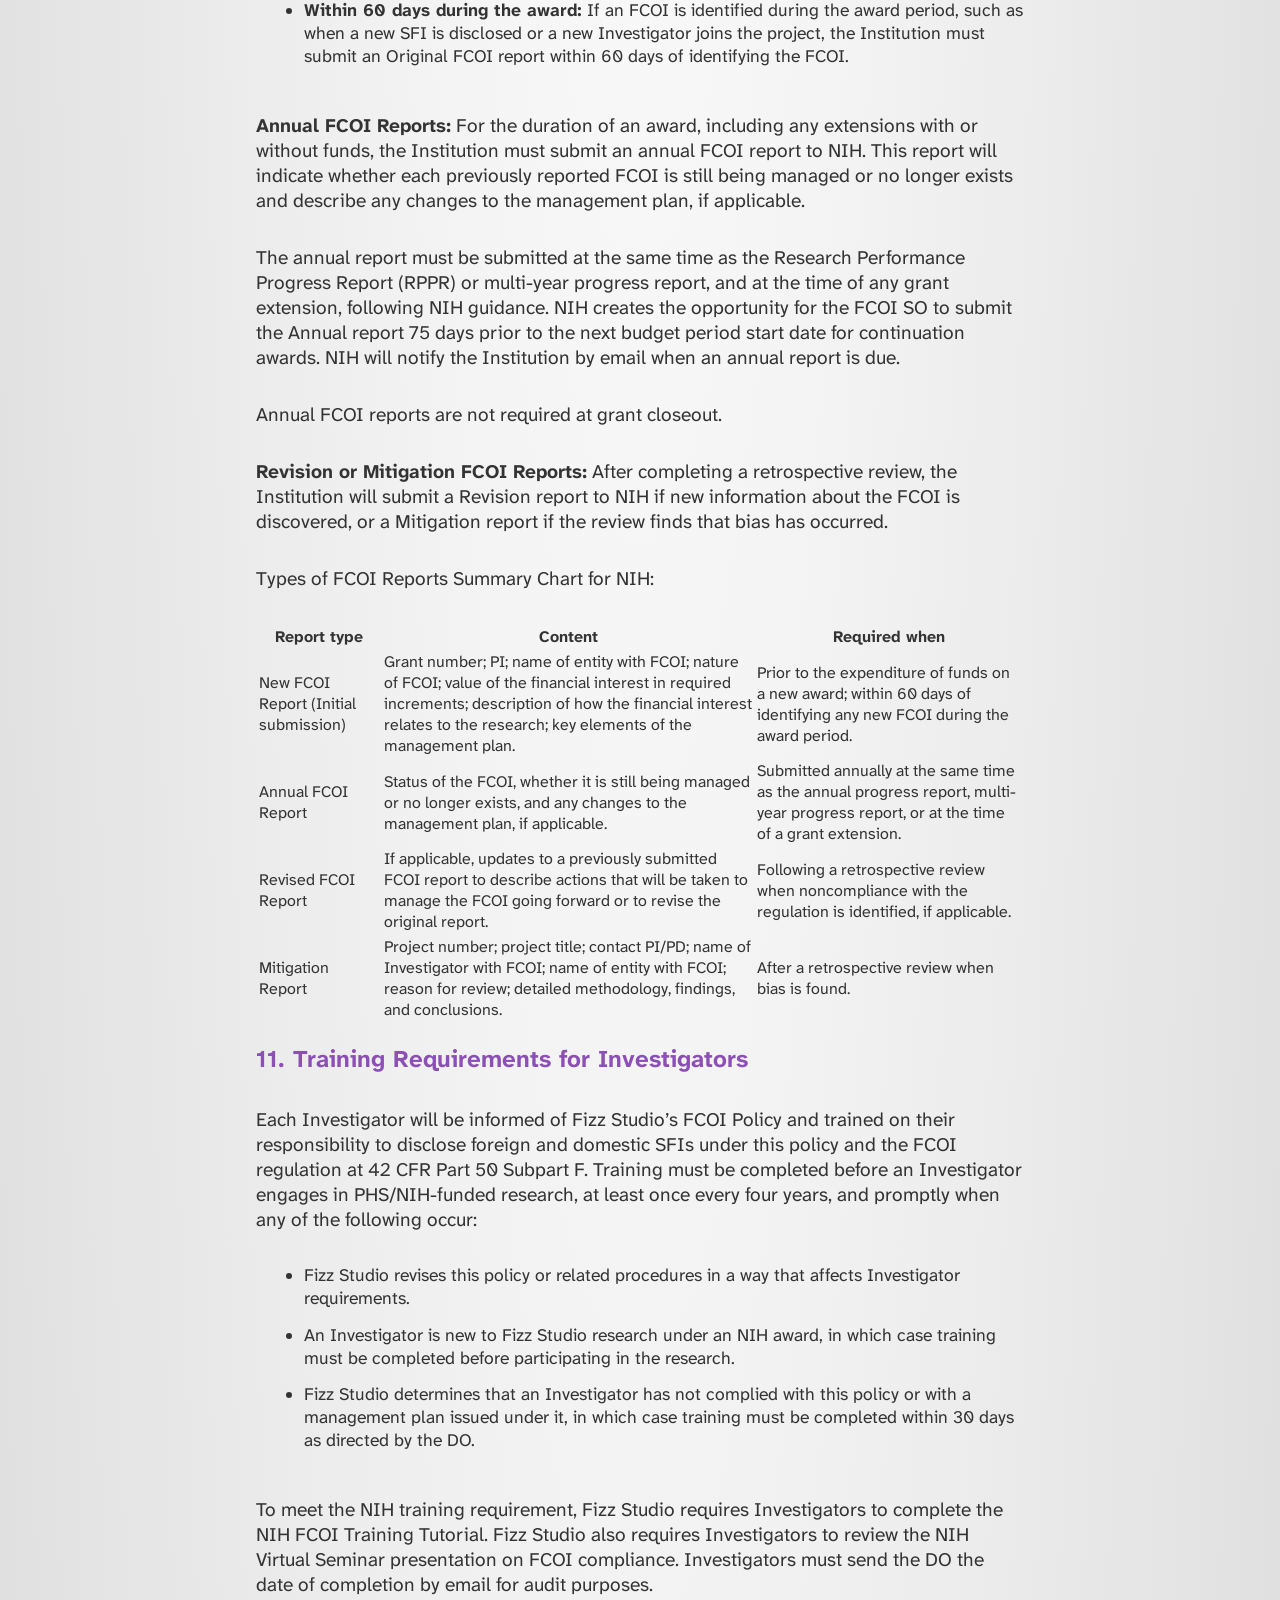
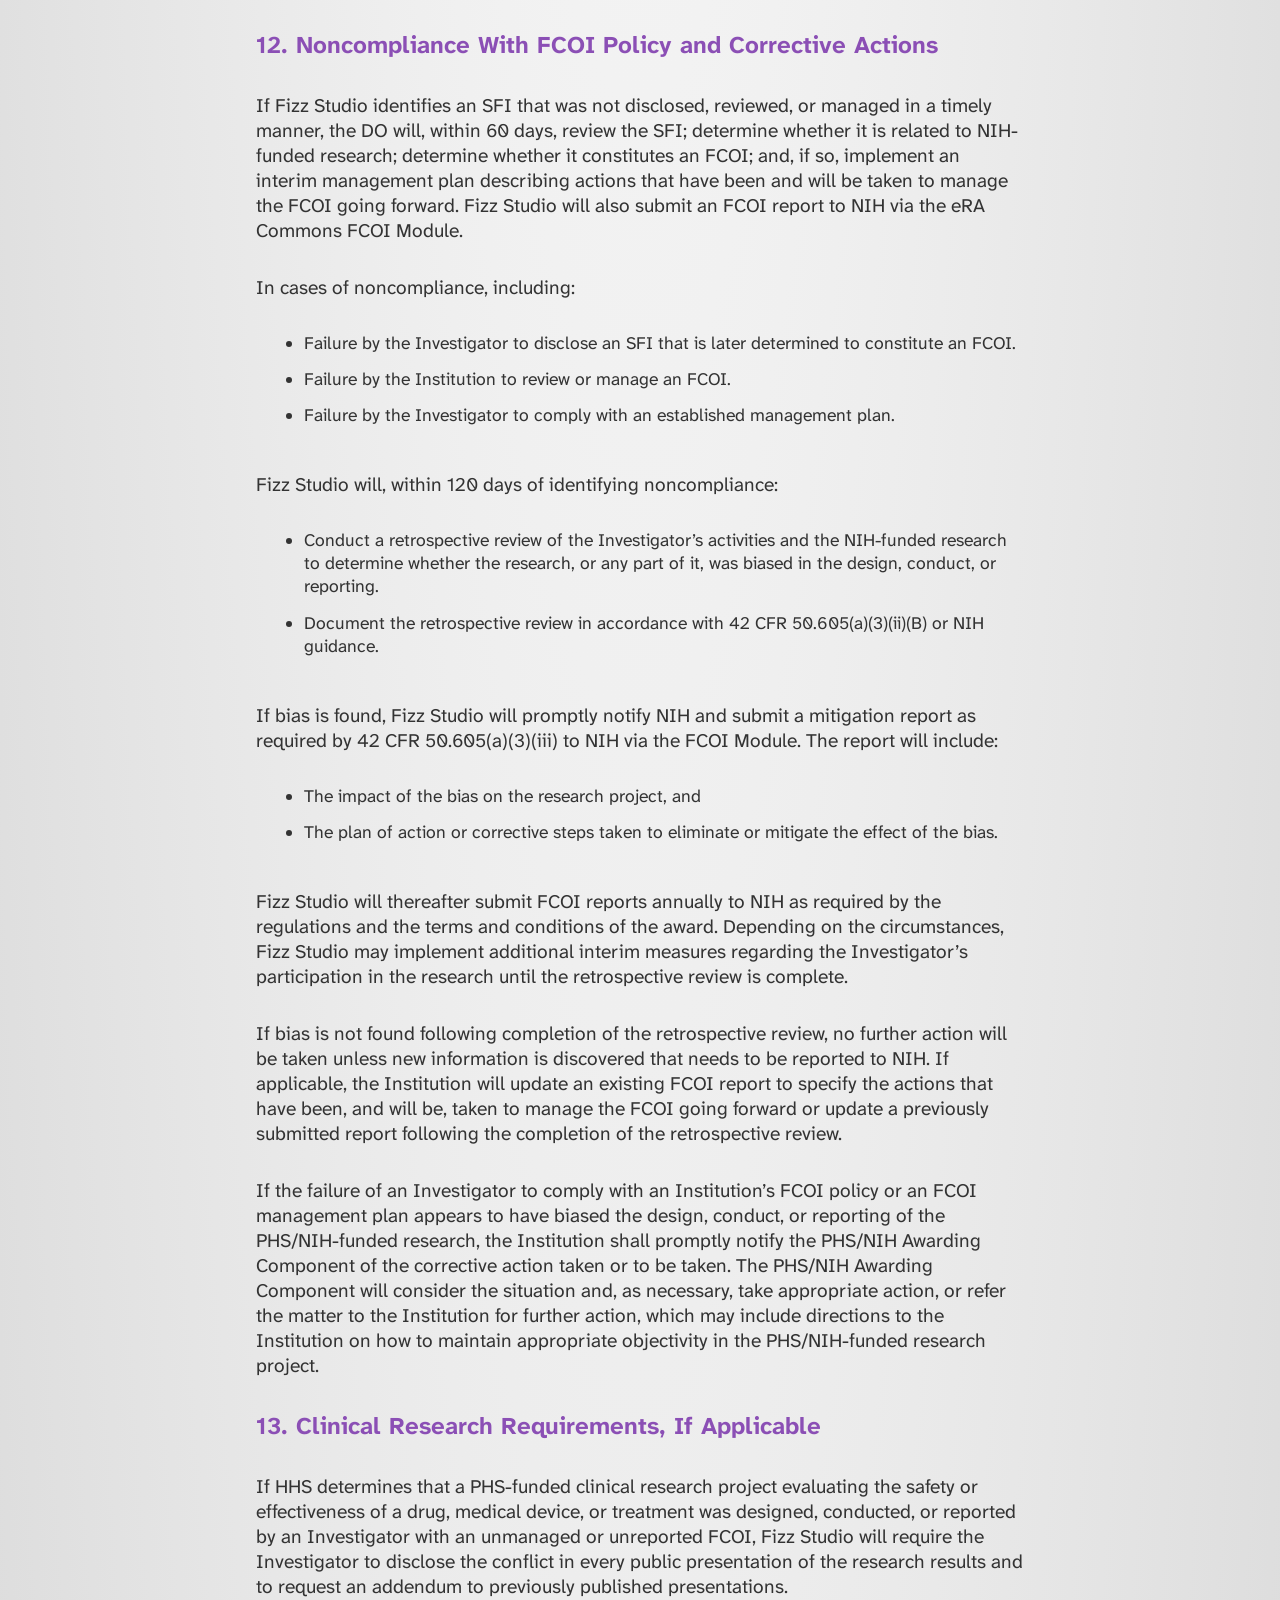
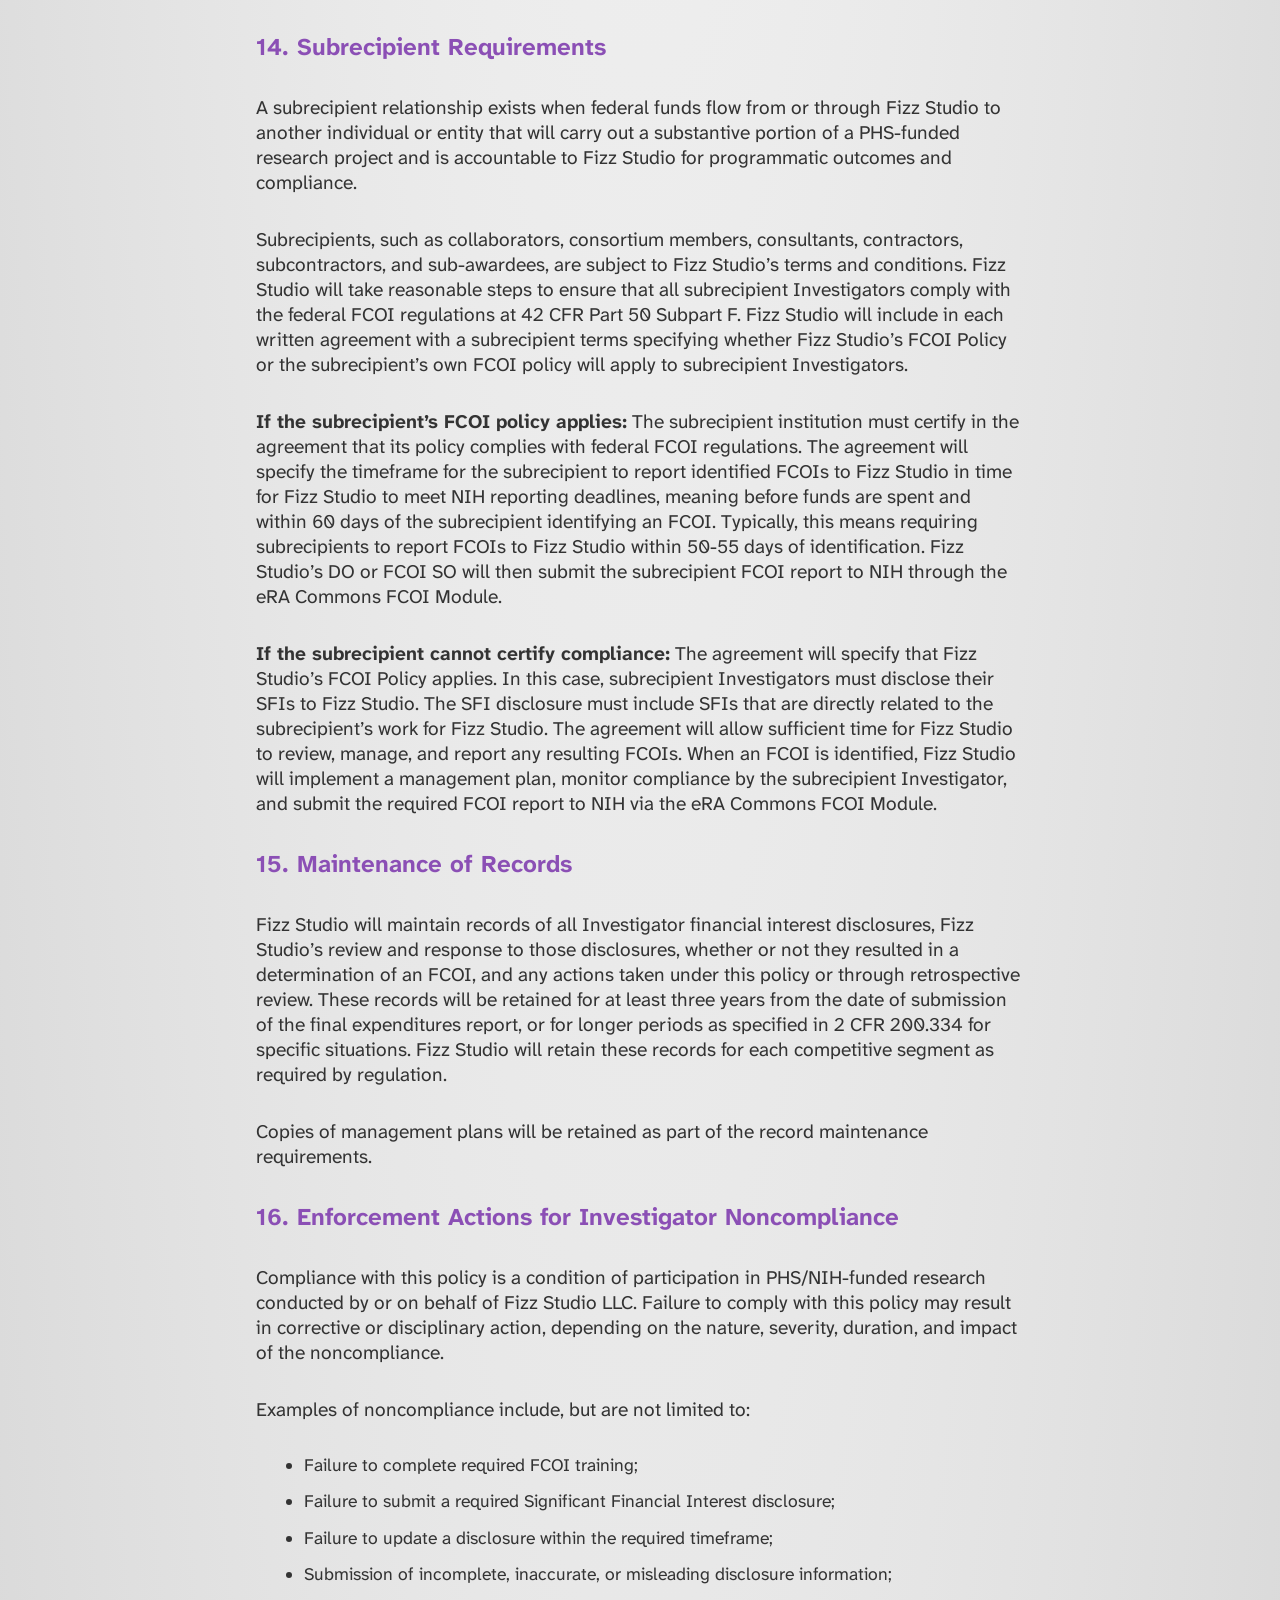
<file: legal/fcoi-policy/index.html>
<!DOCTYPE html>
<html lang="en">

<head>
  <meta charset="UTF-8">
  <meta http-equiv="X-UA-Compatible" content="IE=edge">
  <meta name="viewport" content="width=device-width, initial-scale=1.0">
  <title>Fizz Studio Financial Conflict of Interest Policy</title>

  <link rel="shortcut icon" type="image/svg+xml" href="../../assets/images/fizz-logo.svg" />


  <!-- Meta Description for SEO -->
  <meta name="description"
    content="Use the most accessible charts possible, with the power of lean AI. Increase your user base, build loyalty with your users, and avoid legal or regulatory problems.">

  <!-- Meta Keywords for SEO -->
  <meta name="keywords"
    content="charts, accessible, ai, responsible, inclusive, equivalent, sonification, alt-text, data visualization, dataviz">

  <!-- Canonical URL -->
  <link rel="canonical" href="https://fizz.studio/legal/fcoi-policy/index.html">

  <!-- Open Graph meta tags for social media sharing -->
  <meta property="og:title" content="Fizz Studio - Creators of ParaCharts">
  <meta property="og:description"
    content="Use ParaCharts, the most accessible charts possible, with the power of lean AI.">
  <meta property="og:image" content="../../assets/images/fizz-logo.svg"> <!-- Replace with your image URL -->
  <meta property="og:url" content="https://fizz.studio/legal/fcoi-policy/index.html">
  <!-- Replace with your website URL -->
  <meta property="og:type" content="website">

  <!-- Twitter Card meta tags -->
  <meta name="twitter:card" content="summary_large_image">
  <meta name="twitter:title" content="Fizz Studio - Creators of ParaCharts">
  <meta name="twitter:description"
    content="Use ParaCharts, the most accessible charts possible, with the power of lean AI.">
  <meta name="twitter:image" content="../../assets/images/fizz-logo.svg"> <!-- Replace with your image URL -->

  <!-- link stylesheet -->
  <link rel="stylesheet" href="../../assets/style/style.css">
  <link rel="stylesheet" href="../../assets/style/basic.css">
</head>

<body>

  <!-- Navbar -->
  <header class="navbar">
    <a href="/" class="navbar-brand">
      <img class="logo" src="../../assets/images/fizz-logo.svg" alt="" style="width: 1.5em;">
      <span class="site-title">Fizz Studio</span>
    </a>

    <ul class="top-nav">
      <li><a href="paracharts.html">ParaCharts</a></li>
      <li><a href="https://blog.fizz.studio/">Blog</a></li>
      <li><a href="about.html">About Us</a></li>
    </ul>
  </header>

  <!-- Main Content -->
  <main class="policy-page">
<header>
  <p><strong>Fizz Studio LLC</strong></p>
  <p>601 Caswell Rd, Ste B, Chapel Hill, NC 27514 | legal@fizz.studio</p>

  <h1>Fizz Studio LLC Financial Conflict of Interest (FCOI) Policy</h1>

  <dl>
    <dt>Effective date</dt>
    <dd>June 11, 2026</dd>

    <dt>Institution</dt>
    <dd>Fizz Studio LLC</dd>

    <dt>Business type</dt>
    <dd>Limited liability company</dd>

    <dt>Institutional official responsible for this policy</dt>
    <dd>Doug Schepers, Founder, CEO, and Institutional Official, Fizz Studio LLC</dd>

    <dt>Public policy URL</dt>
    <dd><a href="https://fizz.studio/legal/fcoi-policy/">https://fizz.studio/legal/fcoi-policy/</a></dd>

    <dt>Contact email</dt>
    <dd><a href="mailto:legal@fizz.studio">legal@fizz.studio</a></dd>

    <dt>Mailing address</dt>
    <dd>601 Caswell Rd, Ste B, Chapel Hill, NC 27514</dd>
  </dl>

  <p>
    <a href="fcoi-policy.pdf">Download the signed PDF version of this policy</a>
  </p>
</header>

<section>
  <h2>1. Introduction</h2>

  <p>The purpose of this policy is to ensure that research funded by the National Institutes of Health (NIH) is designed, conducted, and reported objectively and without bias resulting from Investigator financial conflicts of interest (FCOI). The 2011 revised regulations are 42 CFR Part 50 Subpart F, “Promoting Objectivity in Research,” and 45 CFR Part 94, “Responsible Prospective Contractors,” which set requirements for promoting objectivity in Public Health Service (PHS)-funded research for grants, cooperative agreements, and research contracts, respectively. The regulations do not apply to SBIR or STTR Phase I applications or awards.</p>

  <p>This policy implements the regulatory requirements for PHS/NIH grants and cooperative agreements.</p>

  <p>Fizz Studio LLC (“Fizz Studio,” “the Institution”) adopts this policy for all Investigators, as defined below, engaged in PHS/NIH-funded research. It establishes processes to identify, disclose, and manage Investigator financial conflicts of interest to protect research integrity, ensure the rights and welfare of human participants where applicable, and maintain public trust in PHS/NIH-supported research.</p>
</section>

<section>
  <h2>2. Applicability</h2>

  <p>This policy implements the regulatory requirements provided in 42 CFR Part 50 Subpart F for grants and cooperative agreements issued by the NIH. This policy applies to individuals who meet the regulatory definition of “Investigator,” as defined below, who are planning to participate in or who participate in PHS/NIH-funded research.</p>

  <p>This policy applies regardless of whether the Investigator is an employee, officer, contractor, consultant, collaborator, subrecipient personnel member, or other individual acting on behalf of Fizz Studio.</p>
</section>

<section>
  <h2>3. Definitions</h2>

  <p>For the purpose of these policies and procedures, the following definitions apply:</p>

  <p><strong>Financial Conflict of Interest (FCOI):</strong> A significant financial interest that is related to the PHS/NIH-funded research, meaning the SFI could be affected by the research or the SFI is in an entity whose financial interest could be affected by the research, and could directly and significantly affect the design, conduct, or reporting of PHS-funded research.</p>

  <p><strong>Financial Interest:</strong> Anything of monetary value, whether or not its value is readily ascertainable.</p>

  <p><strong>Institutional Responsibilities:</strong> The professional responsibilities of an Investigator on behalf of Fizz Studio, which may include activities such as research, research consultation and collaboration, software design and development, accessibility research, usability testing, human-subjects evaluation, educational or assistive-technology evaluation, product evaluation, data visualization research, development of datasets, models, prototypes, systems, and related documentation, publication and communication of research results, and other professional services performed on behalf of Fizz Studio.</p>

  <p><strong>Designated Official (DO):</strong> The individual appointed by Fizz Studio to solicit and review disclosures of significant financial interests, determine FCOIs in accordance with 42 CFR 50.604(f) and this policy, and develop management plans for identified FCOIs.</p>

  <p><strong>Institution:</strong> Any public or private organization, domestic or foreign, excluding a federal agency, that is applying for or receives PHS/NIH research funding.</p>

  <p><strong>Investigator:</strong> The Project Director (PD) or Principal Investigator (PI), and any other person, regardless of title or position, who is responsible for the design, conduct, or reporting of research funded by PHS/NIH or proposed for such funding, which may include collaborators or consultants. The Institution determines who is responsible for the design, conduct, or reporting of PHS/NIH-funded research. The Institution will consider the individual’s role, rather than title, and the degree of independence in carrying out the work when determining who is responsible for the design, conduct, or reporting of the PHS/NIH-funded research.</p>

  <p><strong>Manage:</strong> Taking action to address a financial conflict of interest, which can include reducing or eliminating the financial conflict of interest, to ensure, to the extent possible, that the design, conduct, and reporting of research will be free from bias.</p>

  <p><strong>Research:</strong> A systematic investigation, study, or experiment designed to develop or contribute to generalizable knowledge relating broadly to public health, including behavioral and social-sciences research. The term encompasses basic and applied research and product development. As used in the regulation, the term includes any such activity for which research funding is available from a PHS Awarding Component through a grant or cooperative agreement, whether authorized under the PHS Act or other statutory authority. For Fizz Studio, PHS/NIH-funded research may include accessibility-focused software development, assistive-technology evaluation, data visualization research, usability testing, user-experience research, educational-validity review, and related product-development activities where supported by PHS/NIH funding.</p>

  <p><strong>PHS-Funded Research:</strong> Any activity supported by a Public Health Service (PHS) Awarding Component through a grant, cooperative agreement, or contract, whether funded under the PHS Act or other statutory authority.</p>

  <p><strong>PHS:</strong> The Public Health Service of the U.S. Department of Health and Human Services, and any components of the PHS to which the authority involved may be delegated, including the National Institutes of Health (NIH).</p>

  <p><strong>NIH:</strong> The biomedical research agency within the Public Health Service (PHS) that funds and conducts research to improve health and advance scientific knowledge.</p>

  <p><strong>Senior/Key Personnel:</strong> The PD/PI and any other individual identified as senior/key personnel by the Institution in a grant application, progress report, or other submission to PHS/NIH. For this policy, the term applies specifically to the public accessibility requirement, which mandates disclosure only of financial conflicts of interest held by these senior/key personnel, as described in Section 9.</p>

  <p><strong>Significant Financial Interest (SFI):</strong></p>

  <p>A domestic or foreign financial interest consisting of one or more of the following interests of the Investigator, and those of the Investigator’s spouse, domestic partner, and dependent children, that reasonably appears to be related to the Investigator’s institutional responsibilities performed on behalf of Fizz Studio, and that consists of one or more of the following:</p>

  <ul>
    <li><strong>Publicly traded entity:</strong> An SFI exists if the total of remuneration received from the entity in the previous 12 months and the value of any equity interest in the entity on the disclosure date exceeds $5,000. Remuneration includes salary and payments for services, such as consulting fees, honoraria, and paid authorship. Equity interest includes stock, stock options, or other ownership interests measured by public prices or other reasonable market value.</li>
    <li><strong>Non-publicly traded entity:</strong> An SFI exists if the aggregated value of remuneration received from the entity in the 12 months preceding the disclosure exceeds $5,000, or if the Investigator, or the Investigator’s spouse, domestic partner, or dependent children, holds any equity interest in the entity, such as stock, stock options, or other ownership interest.</li>
    <li><strong>Intellectual property:</strong> An SFI exists if receipt of income related to intellectual property rights or interests, such as patents or copyrights, exceeds $5,000 during the 12 months preceding the disclosure, related to such rights and interests.</li>
  </ul>

  <p>Investigators must disclose any reimbursed or sponsored travel related to their institutional responsibilities in excess of $5,000. Such travel includes trips paid on behalf of the Investigator rather than reimbursed directly, where the exact cost may not be known. The disclosure must cover the previous 12 months and include, at minimum, the purpose, sponsor or organizer, destination, and duration of each trip.</p>

  <p>The disclosure requirement does not apply to travel that is reimbursed or sponsored by the following:</p>

  <ul>
    <li>A federal, state, or local government agency located in the United States</li>
    <li>A United States institution of higher education</li>
    <li>An academic teaching hospital</li>
    <li>A medical center</li>
    <li>A research institute affiliated with a United States institution of higher education</li>
  </ul>

  <p>The term “significant financial interest” does not include, and therefore Investigators are not required to disclose, the following types of financial interests:</p>

  <ul>
    <li>Salary, royalties, or other remuneration paid by Fizz Studio to the Investigator if the Investigator is currently employed or otherwise appointed by Fizz Studio, including intellectual property rights assigned to Fizz Studio and any agreements to share royalties related to those rights.</li>
    <li>Any ownership interest in Fizz Studio held by the Investigator, since Fizz Studio is a commercial or for-profit organization. This exclusion applies only if the applicant or recipient, including a subrecipient, is a for-profit or commercial institution.</li>
    <li>Income from investment vehicles such as mutual funds and retirement accounts, provided the Investigator does not directly control the investment decisions for those vehicles.</li>
    <li>Income from seminars, lectures, or teaching engagements sponsored by a U.S. federal, state, or local government agency, a U.S. institution of higher education, an academic teaching hospital, a medical center, or a research institute affiliated with a U.S. institution of higher education.</li>
    <li>Income from service on advisory committees or review panels for a U.S. federal, state, or local government agency, a U.S. institution of higher education, an academic teaching hospital, a medical center, or a research institute affiliated with a U.S. institution of higher education.</li>
  </ul>

  <p><strong>Foreign Financial Interests:</strong> Investigators must disclose all financial interests originating outside the United States, including income from seminars, lectures, teaching engagements, service on advisory committees or review panels, and reimbursed or sponsored travel, received from any foreign entity. This includes foreign institutions of higher education and foreign governments, including local or provincial governments. Disclosure is required when the aggregated amount of such income meets the threshold for disclosure, such as income in excess of $5,000.</p>
</section>

<section>
  <h2>4. Significant Financial Interest (SFI) Disclosure Requirements</h2>

  <p>Investigators will disclose their SFIs that are related to their institutional responsibilities, as defined in this policy.</p>

  <p>The disclosure will not be limited to an Investigator’s research responsibilities or funded research, because this is too narrow in scope and not consistent with the 2011 regulation.</p>

  <p>The Investigator SFI disclosures will be retained by the Institution as part of the record maintenance requirements.</p>

  <p>Investigators are required to disclose SFIs at the following times:</p>

  <p><strong>At the time of application:</strong> The PI and all other individuals who meet the definition of “Investigator” must disclose their SFIs to the DO. Any new Investigator who joins the project after the NIH application has been submitted or during the course of the research must also disclose their SFIs to the DO promptly and before participating in the project, using the SFI Disclosure Form.</p>

  <p><strong>Annual disclosure during the award:</strong> Each Investigator participating in PHS/NIH-funded research must submit an updated SFI disclosure at least annually during the award period. Fizz Studio will collect annual SFI disclosures from Investigators by January 31 of each year, unless another annual disclosure date is designated by Fizz Studio’s Designated Official. Annual disclosures must include: (1) any new information that was not previously disclosed to the Designated Official under this policy, including SFIs associated with PHS/NIH-funded projects transferred from another institution; and (2) updated details for any previously disclosed SFI, such as changes in the value of an equity interest.</p>

  <p><strong>Ad hoc basis during the award:</strong> Each Investigator participating in PHS/NIH-funded research must submit an updated SFI disclosure within 30 days of discovering or acquiring a new SFI, such as through purchase, marriage, or inheritance. Updated disclosure of reimbursed or sponsored travel must also be submitted within 30 days of each occurrence.</p>
</section>

<section>
  <h2>5. Review of SFI Disclosures</h2>

  <p>Doug Schepers, Founder, CEO, and Institutional Official, serves as the Designated Official responsible for reviewing all SFI disclosures. In cases where the DO has a disclosed SFI related to the research under review, or where additional independence is warranted, the DO will recuse themselves from the review and determination. In such cases, an alternate qualified designee or external advisor may be appointed to perform the review. The use of such alternative review arrangements will be documented.</p>

  <p>For disclosures involving Doug Schepers, Fizz Studio may use Tim Podkul, Director of Education &amp; Learning Strategy, Fizz Studio, as the reviewer, provided that Tim Podkul does not have the same or a related financial interest. If Tim Podkul has the same or a related financial interest, Fizz Studio will use another qualified non-conflicted reviewer, such as outside counsel, an accountant, an external compliance advisor, or another qualified person.</p>

  <p>Each SFI will be evaluated in relation to every PHS/NIH research application or award on which the Investigator is responsible for the design, conduct, or reporting of research, to determine whether the SFI is related to the funded research and, if so, whether it constitutes an FCOI.</p>

  <p>The SFI disclosures will be reviewed as described below:</p>

  <p><strong>Prior to the issuance of a new award or before any expenditure of awarded funds:</strong> The DO will review the Investigator’s SFIs before NIH issues a new award. If an FCOI is identified, an FCOI report will be submitted to NIH via the eRA Commons FCOI Module prior to any expenditure of funds.</p>

  <p><strong>Annual SFI disclosure:</strong> As part of the annual disclosure process, Investigators must provide updated information on any previously disclosed SFIs. The DO will review these updates to determine whether changes to an existing management plan are needed. Any modifications will be reflected in the next Annual FCOI report submitted to NIH, if applicable.</p>

  <p><strong>Ad hoc basis during award period:</strong> If a new Investigator joins a project or an existing Investigator acquires or discovers a new SFI during the project, the DO will, within 60 days:</p>

  <ul>
    <li>Review the disclosure</li>
    <li>Determine whether the SFI is related to the PHS/NIH-funded research</li>
    <li>Determine whether an FCOI exists</li>
    <li>If an FCOI exists, implement, on at least an interim basis, a management plan</li>
  </ul>

  <p>An FCOI report will be submitted to NIH within 60 days of identifying the FCOI.</p>
</section>

<section>
  <h2>6. Relatedness of SFIs to PHS/NIH-Funded Research and FCOI</h2>

  <p>The DO is responsible for assessing the relatedness of SFIs to NIH-funded research and determining when they constitute an FCOI.</p>

  <p><strong>Relatedness Test:</strong> The DO determines whether an Investigator’s SFI is related to research under an NIH award. An SFI is considered related when the DO reasonably determines that:</p>

  <ul>
    <li>The SFI could be affected by the PHS/NIH-funded research, or</li>
    <li>The SFI is in an entity whose financial interests could be affected by the PHS/NIH-funded research.</li>
  </ul>

  <p><strong>Investigator Involvement:</strong> The DO may consult with the Investigator when assessing whether an SFI is related to the research.</p>

  <p><strong>Designated Official FCOI Determination:</strong> An FCOI exists when the DO reasonably determines that the SFI could directly and significantly affect the design, conduct, or reporting of the PHS/NIH-funded research, with “significantly” meaning that the financial interest would have a material effect on the research.</p>
</section>

<section>
  <h2>7. Management of SFIs that Pose an FCOI</h2>

  <p>When an FCOI is identified, the DO will determine and implement management strategies to ensure the research is conducted objectively. Examples of management conditions include, but are not limited to:</p>

  <ul>
    <li>Public disclosure of the FCOI, such as in publications or presentations, to study personnel, to the IRB, independent monitor, advisory board, data safety or privacy reviewer, or other oversight body, as applicable. While public posting of FCOIs is required only for senior/key personnel, the DO may require disclosure of any Investigator’s FCOI as a condition of a management plan.</li>
    <li>For human subjects research, disclosure of the FCOI to participants in the informed consent document.</li>
    <li>Appointment of an independent monitor to protect against bias in the design, conduct, and reporting of the research.</li>
    <li>Modification of the research plan.</li>
    <li>Change of personnel roles or removal from portions of the research.</li>
    <li>Reduction or elimination of the financial interest, such as divesting equity.</li>
    <li>Severance of relationships creating the conflict.</li>
  </ul>

  <p>The DO will communicate the determination and the management plan in writing to the Investigator and the appropriate supervisor, if applicable.</p>

  <p>No expenditures on an NIH award may occur until the Investigator has met all disclosure requirements and agreed in writing to comply with the management plan. The DO or FCOI Signing Official will submit an FCOI report to NIH via the eRA Commons FCOI Module.</p>

  <p>In addition to Investigator FCOI, Fizz Studio recognizes that certain financial interests at the institutional level, including company equity, intellectual property interests, licensing arrangements, commercialization plans, customer or partner relationships, paid pilots, data-access agreements, financial relationships of senior leadership, or other business relationships, may present potential conflicts related to PHS/NIH-funded research. Such interests will be evaluated and managed as appropriate to ensure the objectivity of the research.</p>
</section>

<section>
  <h2>8. Monitoring Investigator Compliance</h2>

  <p>Fizz Studio will monitor Investigator compliance with the management plan for the duration of the NIH award.</p>

  <p>When an FCOI management plan requires disclosure in publications, presentations, or other communications, Investigators must provide such disclosures as required by the management plan. Investigators must also disclose the FCOI in writing to study personnel when required by the management plan and provide a copy of this disclosure to the DO for recordkeeping.</p>
</section>

<section>
  <h2>9. Public Accessibility of the FCOI Policy and FCOIs Held by Senior/Key Personnel</h2>

  <p>FCOI Policy: A copy of this FCOI policy will be available on Fizz Studio’s public website at <a href="https://fizz.studio/legal/fcoi-policy/">https://fizz.studio/legal/fcoi-policy/</a>, as required by Section 4.1.10 Financial Conflict of Interest of the NIH Grants Policy Statement.</p>

  <p><strong>Identified FCOIs held by Senior/Key Personnel:</strong> Before any funds are spent under an NIH award, Fizz Studio will ensure public accessibility, by providing a written response within five business days to requests for information about any SFI that meets all three of the following criteria:</p>

  <ul>
    <li>The SFI was disclosed and is still held by Senior/Key Personnel, meaning the PD/PI and any other individual identified by Fizz Studio as senior/key personnel in the application, progress report, or other NIH submission.</li>
    <li>Fizz Studio has determined that the SFI is related to the NIH-funded research.</li>
    <li>Fizz Studio has determined that the SFI constitutes an FCOI.</li>
  </ul>

  <p>When applicable, Fizz Studio will make available at least the following information:</p>

  <ul>
    <li>Investigator’s name</li>
    <li>Investigator’s title and role with respect to the research project</li>
    <li>Name of the entity in which the SFI is held</li>
    <li>Nature of the SFI</li>
    <li>Approximate dollar value of the SFI in the following ranges: $0-$4,999; $5,000-$9,999; $10,000-$19,999; amounts between $20,000 and $100,000 by increments of $20,000; amounts above $100,000 by increments of $50,000; or a statement that the value cannot be readily determined by public prices or reasonable fair market value measures</li>
  </ul>

  <p>The written response will note that the information provided is current as of the date of the correspondence and is subject to updates on at least an annual basis and within 60 days of the Institution’s identification of a new FCOI, which should be requested subsequently by the requestor.</p>

  <p>If Fizz Studio uses a publicly accessible website to meet this requirement, the information will be updated at least annually and within 60 days of:</p>

  <ul>
    <li>Receiving or identifying an additional SFI of Senior/Key Personnel related to the NIH-funded research that was not previously disclosed, or</li>
    <li>A new SFI being disclosed by Senior/Key Personnel joining the project and determined by the DO to be related and an FCOI.</li>
  </ul>

  <p>Information on SFIs subject to public accessibility will remain available for at least three years from the most recent update.</p>
</section>

<section>
  <h2>10. Reporting Identified Financial Conflicts of Interest</h2>

  <p>Prior to spending any funds under an NIH-funded award, Fizz Studio will submit an identified FCOI report to NIH, in accordance with the FCOI regulations, for any Investigator’s SFI determined to be an FCOI. Fizz Studio will also ensure that the Investigator has agreed to and begun implementing the associated management plan.</p>

  <p>Fizz Studio will designate an institutional official to act as the FCOI Signing Official (FCOI SO) in the eRA Commons FCOI Module. The FCOI SO is authorized to submit FCOI reports to NIH. FCOI reports are submitted only when an award is active and an FCOI has been identified, meaning no award means no FCOI report, and no FCOI means no FCOI report.</p>

  <p>The NIH eRA Commons FCOI Module User Guide provides instructions for preparing and submitting FCOI reports: <a href="https://www.era.nih.gov/files/fcoi_user_guide.pdf">NIH eRA Commons FCOI Module User Guide</a></p>

  <p><strong>Initial (Original) FCOI Reports:</strong> The report must include all information required under 42 CFR 50.605(b)(3) or as outlined in NIH guidance.</p>

  <ul>
    <li><strong>Prior to the expenditure of funds:</strong> If an FCOI is identified at the time a new NIH award is issued, the FCOI SO will submit an Original FCOI report through the eRA Commons FCOI Module before any funds are spent.</li>
    <li><strong>Within 60 days during the award:</strong> If an FCOI is identified during the award period, such as when a new SFI is disclosed or a new Investigator joins the project, the Institution must submit an Original FCOI report within 60 days of identifying the FCOI.</li>
  </ul>

  <p><strong>Annual FCOI Reports:</strong> For the duration of an award, including any extensions with or without funds, the Institution must submit an annual FCOI report to NIH. This report will indicate whether each previously reported FCOI is still being managed or no longer exists and describe any changes to the management plan, if applicable.</p>

  <p>The annual report must be submitted at the same time as the Research Performance Progress Report (RPPR) or multi-year progress report, and at the time of any grant extension, following NIH guidance. NIH creates the opportunity for the FCOI SO to submit the Annual report 75 days prior to the next budget period start date for continuation awards. NIH will notify the Institution by email when an annual report is due.</p>

  <p>Annual FCOI reports are not required at grant closeout.</p>

  <p><strong>Revision or Mitigation FCOI Reports:</strong> After completing a retrospective review, the Institution will submit a Revision report to NIH if new information about the FCOI is discovered, or a Mitigation report if the review finds that bias has occurred.</p>

  <p>Types of FCOI Reports Summary Chart for NIH:</p>

  <table>
    <thead>
      <tr>
        <th>Report type</th>
        <th>Content</th>
        <th>Required when</th>
      </tr>
    </thead>
    <tbody>
      <tr>
        <td>New FCOI Report (Initial submission)</td>
        <td>Grant number; PI; name of entity with FCOI; nature of FCOI; value of the financial interest in required increments; description of how the financial interest relates to the research; key elements of the management plan.</td>
        <td>Prior to the expenditure of funds on a new award; within 60 days of identifying any new FCOI during the award period.</td>
      </tr>
      <tr>
        <td>Annual FCOI Report</td>
        <td>Status of the FCOI, whether it is still being managed or no longer exists, and any changes to the management plan, if applicable.</td>
        <td>Submitted annually at the same time as the annual progress report, multi-year progress report, or at the time of a grant extension.</td>
      </tr>
      <tr>
        <td>Revised FCOI Report</td>
        <td>If applicable, updates to a previously submitted FCOI report to describe actions that will be taken to manage the FCOI going forward or to revise the original report.</td>
        <td>Following a retrospective review when noncompliance with the regulation is identified, if applicable.</td>
      </tr>
      <tr>
        <td>Mitigation Report</td>
        <td>Project number; project title; contact PI/PD; name of Investigator with FCOI; name of entity with FCOI; reason for review; detailed methodology, findings, and conclusions.</td>
        <td>After a retrospective review when bias is found.</td>
      </tr>
    </tbody>
  </table>
</section>

<section>
  <h2>11. Training Requirements for Investigators</h2>

  <p>Each Investigator will be informed of Fizz Studio’s FCOI Policy and trained on their responsibility to disclose foreign and domestic SFIs under this policy and the FCOI regulation at 42 CFR Part 50 Subpart F. Training must be completed before an Investigator engages in PHS/NIH-funded research, at least once every four years, and promptly when any of the following occur:</p>

  <ul>
    <li>Fizz Studio revises this policy or related procedures in a way that affects Investigator requirements.</li>
    <li>An Investigator is new to Fizz Studio research under an NIH award, in which case training must be completed before participating in the research.</li>
    <li>Fizz Studio determines that an Investigator has not complied with this policy or with a management plan issued under it, in which case training must be completed within 30 days as directed by the DO.</li>
  </ul>

  <p>To meet the NIH training requirement, Fizz Studio requires Investigators to complete the NIH FCOI Training Tutorial. Fizz Studio also requires Investigators to review the NIH Virtual Seminar presentation on FCOI compliance. Investigators must send the DO the date of completion by email for audit purposes.</p>
</section>

<section>
  <h2>12. Noncompliance With FCOI Policy and Corrective Actions</h2>

  <p>If Fizz Studio identifies an SFI that was not disclosed, reviewed, or managed in a timely manner, the DO will, within 60 days, review the SFI; determine whether it is related to NIH-funded research; determine whether it constitutes an FCOI; and, if so, implement an interim management plan describing actions that have been and will be taken to manage the FCOI going forward. Fizz Studio will also submit an FCOI report to NIH via the eRA Commons FCOI Module.</p>

  <p>In cases of noncompliance, including:</p>

  <ul>
    <li>Failure by the Investigator to disclose an SFI that is later determined to constitute an FCOI.</li>
    <li>Failure by the Institution to review or manage an FCOI.</li>
    <li>Failure by the Investigator to comply with an established management plan.</li>
  </ul>

  <p>Fizz Studio will, within 120 days of identifying noncompliance:</p>

  <ul>
    <li>Conduct a retrospective review of the Investigator’s activities and the NIH-funded research to determine whether the research, or any part of it, was biased in the design, conduct, or reporting.</li>
    <li>Document the retrospective review in accordance with 42 CFR 50.605(a)(3)(ii)(B) or NIH guidance.</li>
  </ul>

  <p>If bias is found, Fizz Studio will promptly notify NIH and submit a mitigation report as required by 42 CFR 50.605(a)(3)(iii) to NIH via the FCOI Module. The report will include:</p>

  <ul>
    <li>The impact of the bias on the research project, and</li>
    <li>The plan of action or corrective steps taken to eliminate or mitigate the effect of the bias.</li>
  </ul>

  <p>Fizz Studio will thereafter submit FCOI reports annually to NIH as required by the regulations and the terms and conditions of the award. Depending on the circumstances, Fizz Studio may implement additional interim measures regarding the Investigator’s participation in the research until the retrospective review is complete.</p>

  <p>If bias is not found following completion of the retrospective review, no further action will be taken unless new information is discovered that needs to be reported to NIH. If applicable, the Institution will update an existing FCOI report to specify the actions that have been, and will be, taken to manage the FCOI going forward or update a previously submitted report following the completion of the retrospective review.</p>

  <p>If the failure of an Investigator to comply with an Institution’s FCOI policy or an FCOI management plan appears to have biased the design, conduct, or reporting of the PHS/NIH-funded research, the Institution shall promptly notify the PHS/NIH Awarding Component of the corrective action taken or to be taken. The PHS/NIH Awarding Component will consider the situation and, as necessary, take appropriate action, or refer the matter to the Institution for further action, which may include directions to the Institution on how to maintain appropriate objectivity in the PHS/NIH-funded research project.</p>
</section>

<section>
  <h2>13. Clinical Research Requirements, If Applicable</h2>

  <p>If HHS determines that a PHS-funded clinical research project evaluating the safety or effectiveness of a drug, medical device, or treatment was designed, conducted, or reported by an Investigator with an unmanaged or unreported FCOI, Fizz Studio will require the Investigator to disclose the conflict in every public presentation of the research results and to request an addendum to previously published presentations.</p>
</section>

<section>
  <h2>14. Subrecipient Requirements</h2>

  <p>A subrecipient relationship exists when federal funds flow from or through Fizz Studio to another individual or entity that will carry out a substantive portion of a PHS-funded research project and is accountable to Fizz Studio for programmatic outcomes and compliance.</p>

  <p>Subrecipients, such as collaborators, consortium members, consultants, contractors, subcontractors, and sub-awardees, are subject to Fizz Studio’s terms and conditions. Fizz Studio will take reasonable steps to ensure that all subrecipient Investigators comply with the federal FCOI regulations at 42 CFR Part 50 Subpart F. Fizz Studio will include in each written agreement with a subrecipient terms specifying whether Fizz Studio’s FCOI Policy or the subrecipient’s own FCOI policy will apply to subrecipient Investigators.</p>

  <p><strong>If the subrecipient’s FCOI policy applies:</strong> The subrecipient institution must certify in the agreement that its policy complies with federal FCOI regulations. The agreement will specify the timeframe for the subrecipient to report identified FCOIs to Fizz Studio in time for Fizz Studio to meet NIH reporting deadlines, meaning before funds are spent and within 60 days of the subrecipient identifying an FCOI. Typically, this means requiring subrecipients to report FCOIs to Fizz Studio within 50-55 days of identification. Fizz Studio’s DO or FCOI SO will then submit the subrecipient FCOI report to NIH through the eRA Commons FCOI Module.</p>

  <p><strong>If the subrecipient cannot certify compliance:</strong> The agreement will specify that Fizz Studio’s FCOI Policy applies. In this case, subrecipient Investigators must disclose their SFIs to Fizz Studio. The SFI disclosure must include SFIs that are directly related to the subrecipient’s work for Fizz Studio. The agreement will allow sufficient time for Fizz Studio to review, manage, and report any resulting FCOIs. When an FCOI is identified, Fizz Studio will implement a management plan, monitor compliance by the subrecipient Investigator, and submit the required FCOI report to NIH via the eRA Commons FCOI Module.</p>
</section>

<section>
  <h2>15. Maintenance of Records</h2>

  <p>Fizz Studio will maintain records of all Investigator financial interest disclosures, Fizz Studio’s review and response to those disclosures, whether or not they resulted in a determination of an FCOI, and any actions taken under this policy or through retrospective review. These records will be retained for at least three years from the date of submission of the final expenditures report, or for longer periods as specified in 2 CFR 200.334 for specific situations. Fizz Studio will retain these records for each competitive segment as required by regulation.</p>

  <p>Copies of management plans will be retained as part of the record maintenance requirements.</p>
</section>

<section>
  <h2>16. Enforcement Actions for Investigator Noncompliance</h2>

  <p>Compliance with this policy is a condition of participation in PHS/NIH-funded research conducted by or on behalf of Fizz Studio LLC. Failure to comply with this policy may result in corrective or disciplinary action, depending on the nature, severity, duration, and impact of the noncompliance.</p>

  <p>Examples of noncompliance include, but are not limited to:</p>

  <ul>
    <li>Failure to complete required FCOI training;</li>
    <li>Failure to submit a required Significant Financial Interest disclosure;</li>
    <li>Failure to update a disclosure within the required timeframe;</li>
    <li>Submission of incomplete, inaccurate, or misleading disclosure information;</li>
    <li>Failure to comply with an FCOI management plan;</li>
    <li>Failure to cooperate with Fizz Studio’s review, monitoring, retrospective review, or mitigation activities under this policy.</li>
  </ul>

  <p>Fizz Studio may impose one or more corrective or disciplinary actions, as appropriate. Such actions may include, but are not limited to:</p>

  <ol>
    <li>Written notice of noncompliance and requirement to cure the deficiency;</li>
    <li>Required completion or repetition of FCOI training;</li>
    <li>Required submission or correction of an SFI disclosure;</li>
    <li>Temporary suspension of participation in PHS/NIH-funded research activities;</li>
    <li>Restriction or modification of the Investigator’s role in the research;</li>
    <li>Suspension of access to study data, participants, systems, research funds, or project materials;</li>
    <li>Removal from responsibility for the design, conduct, or reporting of the affected research;</li>
    <li>Replacement on the project or removal from the PHS/NIH-funded project;</li>
    <li>Suspension or termination of consulting, contractor, collaborator, employment, or other working relationship, as applicable;</li>
    <li>Any additional actions required by NIH, PHS, HHS, or other applicable sponsor or regulatory authority.</li>
  </ol>

  <p>Fizz Studio will also take any actions required under applicable federal regulations and sponsor requirements, including retrospective review, mitigation measures, management-plan revision, and notification to NIH or the PHS Awarding Component when required.</p>

  <p>Corrective or disciplinary actions will be documented and retained in accordance with this policy’s record-maintenance requirements.</p>
</section>

<section>
  <h2>17. Useful FCOI and NIH Resources</h2>

  <ul>
    <li><a href="mailto:fcoicompliance@mail.nih.gov">NIH email address for FCOI-related inquiries</a></li>
    <li><a href="https://www.ecfr.gov/current/title-42/chapter-I/subchapter-D/part-50/subpart-F">FCOI Regulation 42 CFR Part 50 Subpart F - Promoting Objectivity in Research</a></li>
    <li><a href="https://grants.nih.gov/policy-and-compliance/policy-topics/fcoi">NIH Financial Conflict of Interest</a></li>
    <li><a href="https://grants.nih.gov/policy-and-compliance/policy-topics/fcoi/fcoi-training">NIH FCOI Training</a></li>
    <li><a href="https://www.era.nih.gov/files/fcoi_user_guide.pdf">NIH eRA Commons FCOI Module User Guide</a></li>
  </ul>
</section>

<section>
  <h2>18. Point of Contact</h2>

  <p>If you have a question related to the FCOI Policy of Fizz Studio, or would like to disclose a financial interest, contact us using the information below:</p>

  <address>
    Doug Schepers<br>
    Founder, CEO, and Institutional Official<br>
    Fizz Studio LLC<br>
    601 Caswell Rd, Ste B<br>
    Chapel Hill, NC 27514<br>
    Email: <a href="mailto:legal@fizz.studio">legal@fizz.studio</a>
  </address>
</section>
  </main>

  <!-- Footer -->
  <footer class="footer" role="contentinfo">
    <div class="footer-container">
      <!-- Start Col -->
      <div class="">
        <div class="widget">
          <h3 class="block-title">Company</h3>
          <ul class="menu">
            <li><a href="https://fizz.studio/about.html">About Us</a></li>
            <li><a href="https://blog.fizz.studio/">Blog</a></li>
          </ul>
        </div>
      </div>
      <!-- End Col -->

      <!-- Start Col -->
      <div class="">
        <div class="widget">
          <h3 class="block-title">Products</h3>
          <ul class="menu">
            <li><a href="https://fizz.studio/paracharts.html">ParaCharts</a></li>
          </ul>
        </div>
      </div>
      <!-- End Col -->

      <!-- Start Col -->
      <div class="">
        <div class="widget">
          <h3 class="block-title">Legal</h3>
          <ul class="menu">
            <li><a href="https://fizz.studio/legal/">Para Legal</a></li>
            <li><a href="https://fizz.studio/legal/accessibility.html">Accessibility Statement</a></li>
            <li><a href="https://fizz.studio/legal/privacy.html">Privacy</a></li>
          </ul>
        </div>
      </div>
      <!-- End Col -->

      <!-- Start Col -->
      <div class="">
        <h3>Contact</h3>
        <ul class="menu">
          <li><a href="mailto:sales@fizz.studio">Sales</a></li>
          <li><a href="mailto:help@fizz.studio">Customer Service</a></li>
          <li><a href="mailto:press@fizz.studio">Press</a></li>
        </ul>
      </div>
      <!-- End Col -->
    </div>
    <p id="copyright">&copy; 2026 Fizz Studio LLC. All rights reserved.</p>
  </footer>


  <!-- Link to your JavaScript file -->
  <!-- <script src="js/scripts.js"></script> -->
</body>

</html>
</file>
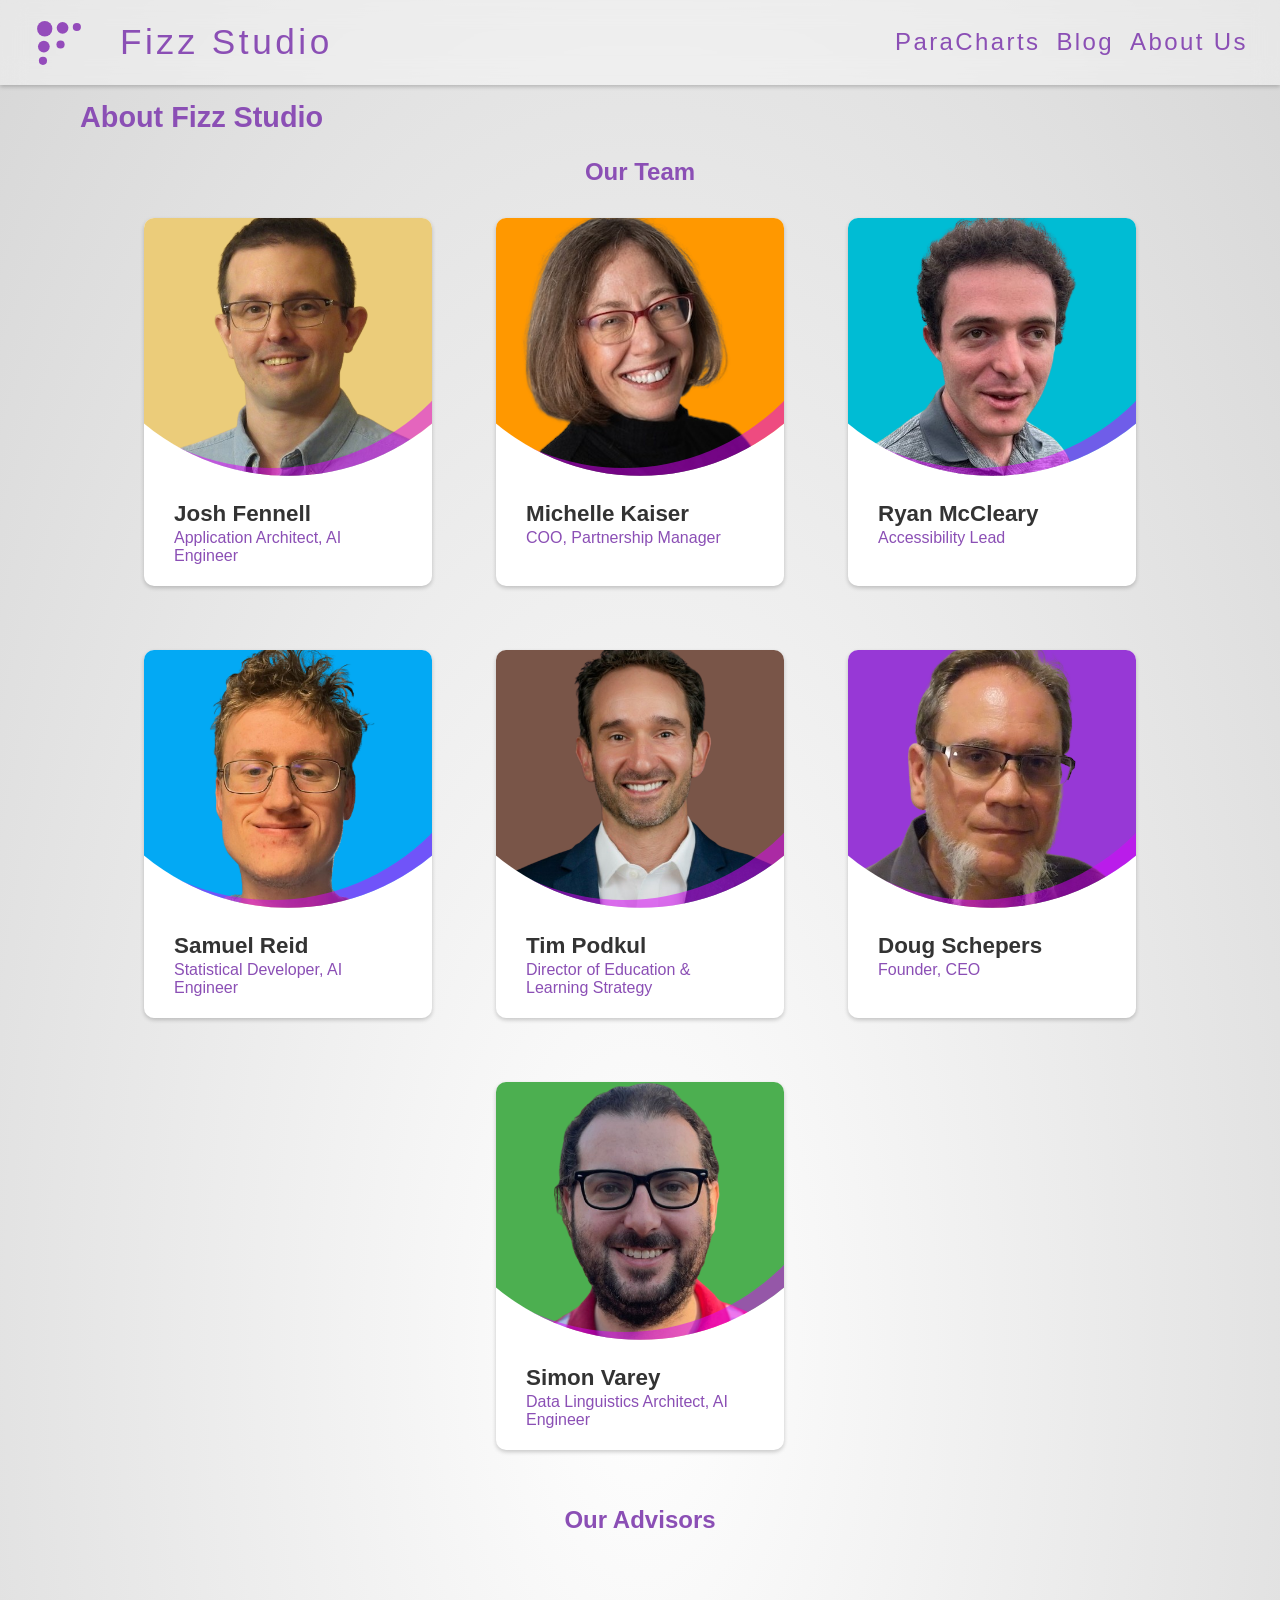
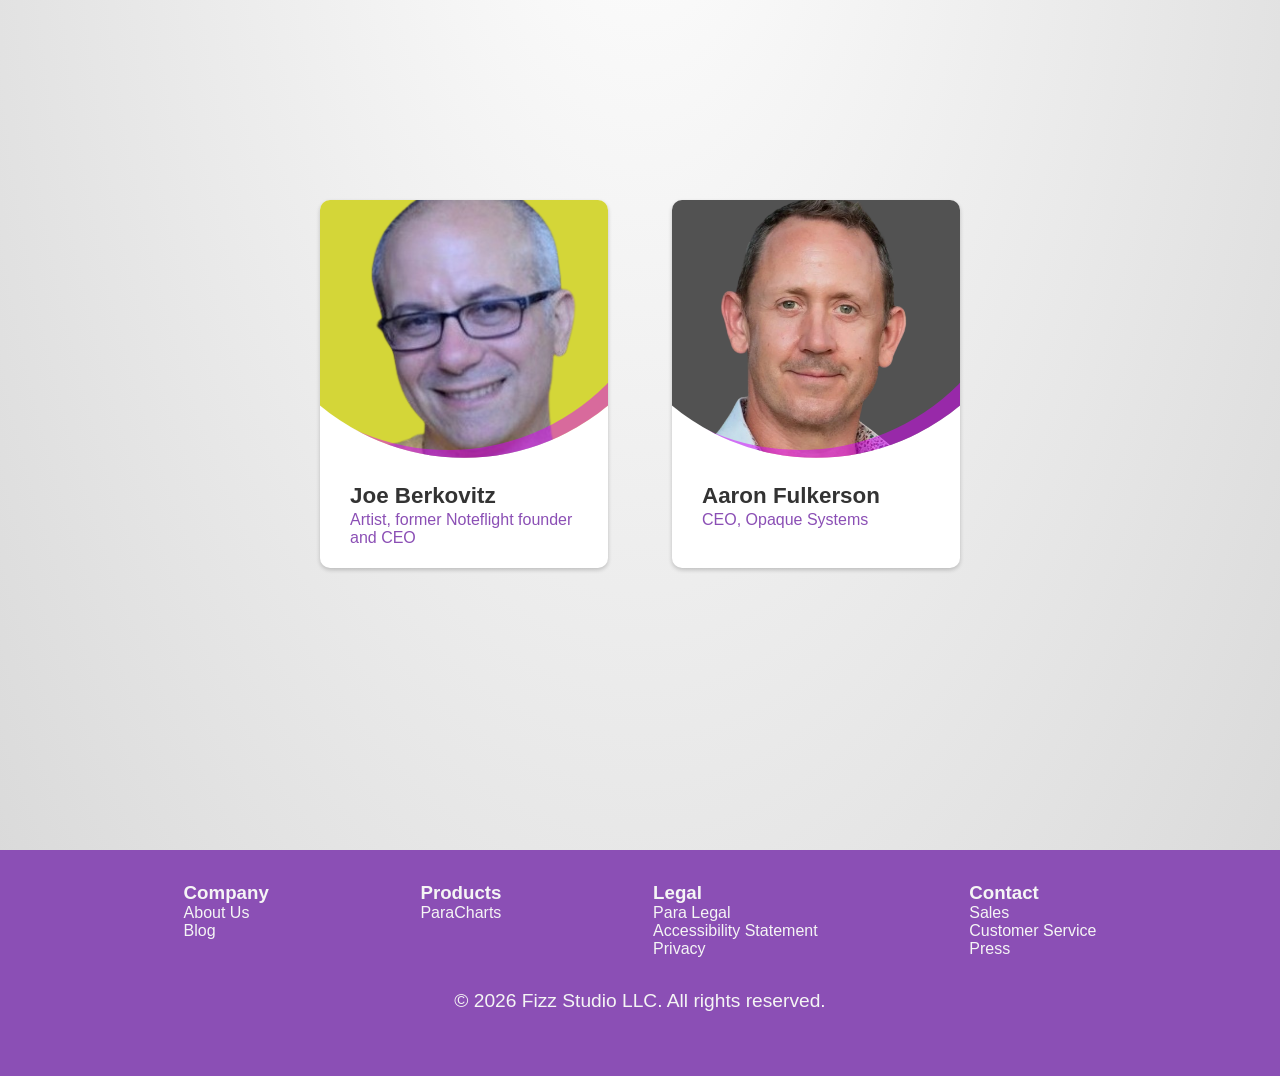
<file: about.html>
<!DOCTYPE html>
<html lang="en">

<head>
  <meta charset="UTF-8">
  <meta http-equiv="X-UA-Compatible" content="IE=edge">
  <meta name="viewport" content="width=device-width, initial-scale=1.0">
  <title>About Fizz Studio - Creators of ParaCharts</title>

  <link rel="shortcut icon" type="image/svg+xml" href="./assets/images/fizz-logo.svg" />


  <!-- Meta Description for SEO -->
  <meta name="description"
    content="Use the most accessible charts possible, with the power of lean AI. Increase your user base, build loyalty with your users, and avoid legal or regulatory problems.">

  <!-- Meta Keywords for SEO -->
  <meta name="keywords"
    content="charts, accessible, ai, responsible, inclusive, equivalent, sonification, alt-text, data visualization, dataviz">

  <!-- Canonical URL -->
  <link rel="canonical" href="https://fizz.studio">

  <!-- Open Graph meta tags for social media sharing -->
  <meta property="og:title" content="Fizz Studio - Creators of ParaCharts">
  <meta property="og:description"
    content="Use ParaCharts, the most accessible charts possible, with the power of lean AI.">
  <meta property="og:image" content="./assets/images/fizz-logo.svg"> <!-- Replace with your image URL -->
  <meta property="og:url" content="https://fizz.studio"> <!-- Replace with your website URL -->
  <meta property="og:type" content="website">

  <!-- Twitter Card meta tags -->
  <meta name="twitter:card" content="summary_large_image">
  <meta name="twitter:title" content="Fizz Studio - Creators of ParaCharts">
  <meta name="twitter:description"
    content="Use ParaCharts, the most accessible charts possible, with the power of lean AI.">
  <meta name="twitter:image" content="./assets/images/fizz-logo.svg"> <!-- Replace with your image URL -->

  <!-- link stylesheet -->
  <link rel="stylesheet" href="./assets/style/style.css">
  <link rel="stylesheet" href="./assets/style/gallery.css">
</head>

<body>

  <!-- Navbar -->
  <header class="navbar">
    <a href="/" class="navbar-brand">
      <img class="logo" src="./assets/images/fizz-logo.svg" alt="" style="width: 1.5em;">
      <span class="site-title">Fizz Studio</span>
    </a>

    <ul class="top-nav">
      <li><a href="paracharts.html">ParaCharts</a></li>
      <li><a href="https://blog.fizz.studio/">Blog</a></li>
      <li><a href="about.html">About Us</a></li>
    </ul>
  </header>

  <!-- Main Content -->
  <main role="main">
    <h1>About Fizz Studio</h1>

    <h2>Our Team</h2>

    <section class="gallery">
      <article class="card">
        <div class="circle">
          <div class="imgBox">
            <img src="./assets/images/team/Josh_Fennell-bg.png" alt="Josh Fennell">
          </div>
        </div>
        <div class="content">
          <h3>Josh Fennell</h3>
          <div class="textIcon">
            <h4>Application Architect, AI Engineer</h4>
          </div>
        </div>
      </article>

      <article class="card">
        <div class="circle">
          <div class="imgBox">
            <img src="./assets/images/team/Michelle_Kaiser-bg.png" alt="Michelle Kaiser">
          </div>
        </div>
        <div class="content">
          <h3>Michelle Kaiser</h3>
          <div class="textIcon">
            <h4>COO, Partnership Manager</h4>
          </div>
        </div>
      </article>

      <article class="card">
        <div class="circle">
          <div class="imgBox">
            <img src="./assets/images/team/Ryan_McCleary-bg.png" alt="Ryan McCleary">
          </div>
        </div>
        <div class="content">
          <h3>Ryan McCleary</h3>
          <div class="textIcon">
            <h4>Accessibility Lead</h4>
          </div>
        </div>
      </article>

      <article class="card">
        <div class="circle">
          <div class="imgBox">
            <img src="./assets/images/team/Samuel_Reid-bg.png" alt="Samuel Reid">
          </div>
        </div>
        <div class="content">
          <h3>Samuel Reid</h3>
          <div class="textIcon">
            <h4>Statistical Developer, AI Engineer</h4>
          </div>
        </div>
      </article>

      <article class="card">
        <div class="circle">
          <div class="imgBox">
            <img src="./assets/images/team/Tim_Podkul-bg.png" alt="Tim Podkul">
          </div>
        </div>
        <div class="content">
          <h3>Tim Podkul</h3>
          <div class="textIcon">
            <h4>Director of Education &amp; Learning Strategy</h4>
          </div>
        </div>
      </article>

      <article class="card">
        <div class="circle">
          <div class="imgBox">
            <img src="./assets/images/team/Doug_Schepers-bg.png" alt="Doug Schepers">
          </div>
        </div>
        <div class="content">
          <h3>Doug Schepers</h3>
          <div class="textIcon">
            <h4>Founder, CEO</h4>
          </div>
        </div>
      </article>

      <article class="card">
        <div class="circle">
          <div class="imgBox">
            <img src="./assets/images/team/Simon_Varey-bg.png" alt="Simon Varey">
          </div>
        </div>
        <div class="content">
          <h3>Simon Varey</h3>
          <div class="textIcon">
            <h4>Data Linguistics Architect, AI Engineer</h4>
          </div>
        </div>
      </article>

    </section>

    <h2>Our Advisors</h2>

    <section class="gallery">
      <article class="card">
        <div class="circle">
          <div class="imgBox">
            <img src="./assets/images/team/Joe_Berkovitz-bg.png" alt="Joe Berkovitz">
          </div>
        </div>
        <div class="content">
          <h3>Joe Berkovitz</h3>
          <div class="textIcon">
            <h4>Artist, former Noteflight founder and CEO</h4>
          </div>
        </div>
      </article>

      <article class="card">
        <div class="circle">
          <div class="imgBox">
            <img src="./assets/images/team/Aaron_Fulkerson-bg.png" alt="Aaron Fulkerson">
          </div>
        </div>
        <div class="content">
          <h3>Aaron Fulkerson</h3>
          <div class="textIcon">
            <h4>CEO, Opaque Systems</h4>
          </div>
        </div>
      </article>

    </section>

  </main>

  <!-- Footer -->
  <footer class="footer" role="contentinfo">
    <div class="footer-container">
      <!-- Start Col -->
      <div class="">
        <div class="widget">
          <h3 class="block-title">Company</h3>
          <ul class="menu">
            <li><a href="https://fizz.studio/about.html">About Us</a></li>
            <li><a href="https://blog.fizz.studio/">Blog</a></li>
          </ul>
        </div>
      </div>
      <!-- End Col -->

      <!-- Start Col -->
      <div class="">
        <div class="widget">
          <h3 class="block-title">Products</h3>
          <ul class="menu">
            <li><a href="https://fizz.studio/paracharts.html">ParaCharts</a></li>
          </ul>
        </div>
      </div>
      <!-- End Col -->

      <!-- Start Col -->
      <div class="">
        <div class="widget">
          <h3 class="block-title">Legal</h3>
          <ul class="menu">
            <li><a href="https://fizz.studio/legal/">Para Legal</a></li>
            <li><a href="https://fizz.studio/legal/accessibility.html">Accessibility Statement</a></li>
            <li><a href="https://fizz.studio/legal/privacy.html">Privacy</a></li>
          </ul>
        </div>
      </div>
      <!-- End Col -->

      <!-- Start Col -->
      <div class="">
        <h3>Contact</h3>
        <ul class="menu">
          <li><a href="mailto:sales@fizz.studio">Sales</a></li>
          <li><a href="mailto:help@fizz.studio">Customer Service</a></li>
          <li><a href="mailto:press@fizz.studio">Press</a></li>
        </ul>
      </div>
      <!-- End Col -->
    </div>
    <p id="copyright">&copy; 2026 Fizz Studio LLC. All rights reserved.</p>
  </footer>


  <!-- Link to your JavaScript file -->
  <!-- <script src="js/scripts.js"></script> -->
</body>

</html>
</file>
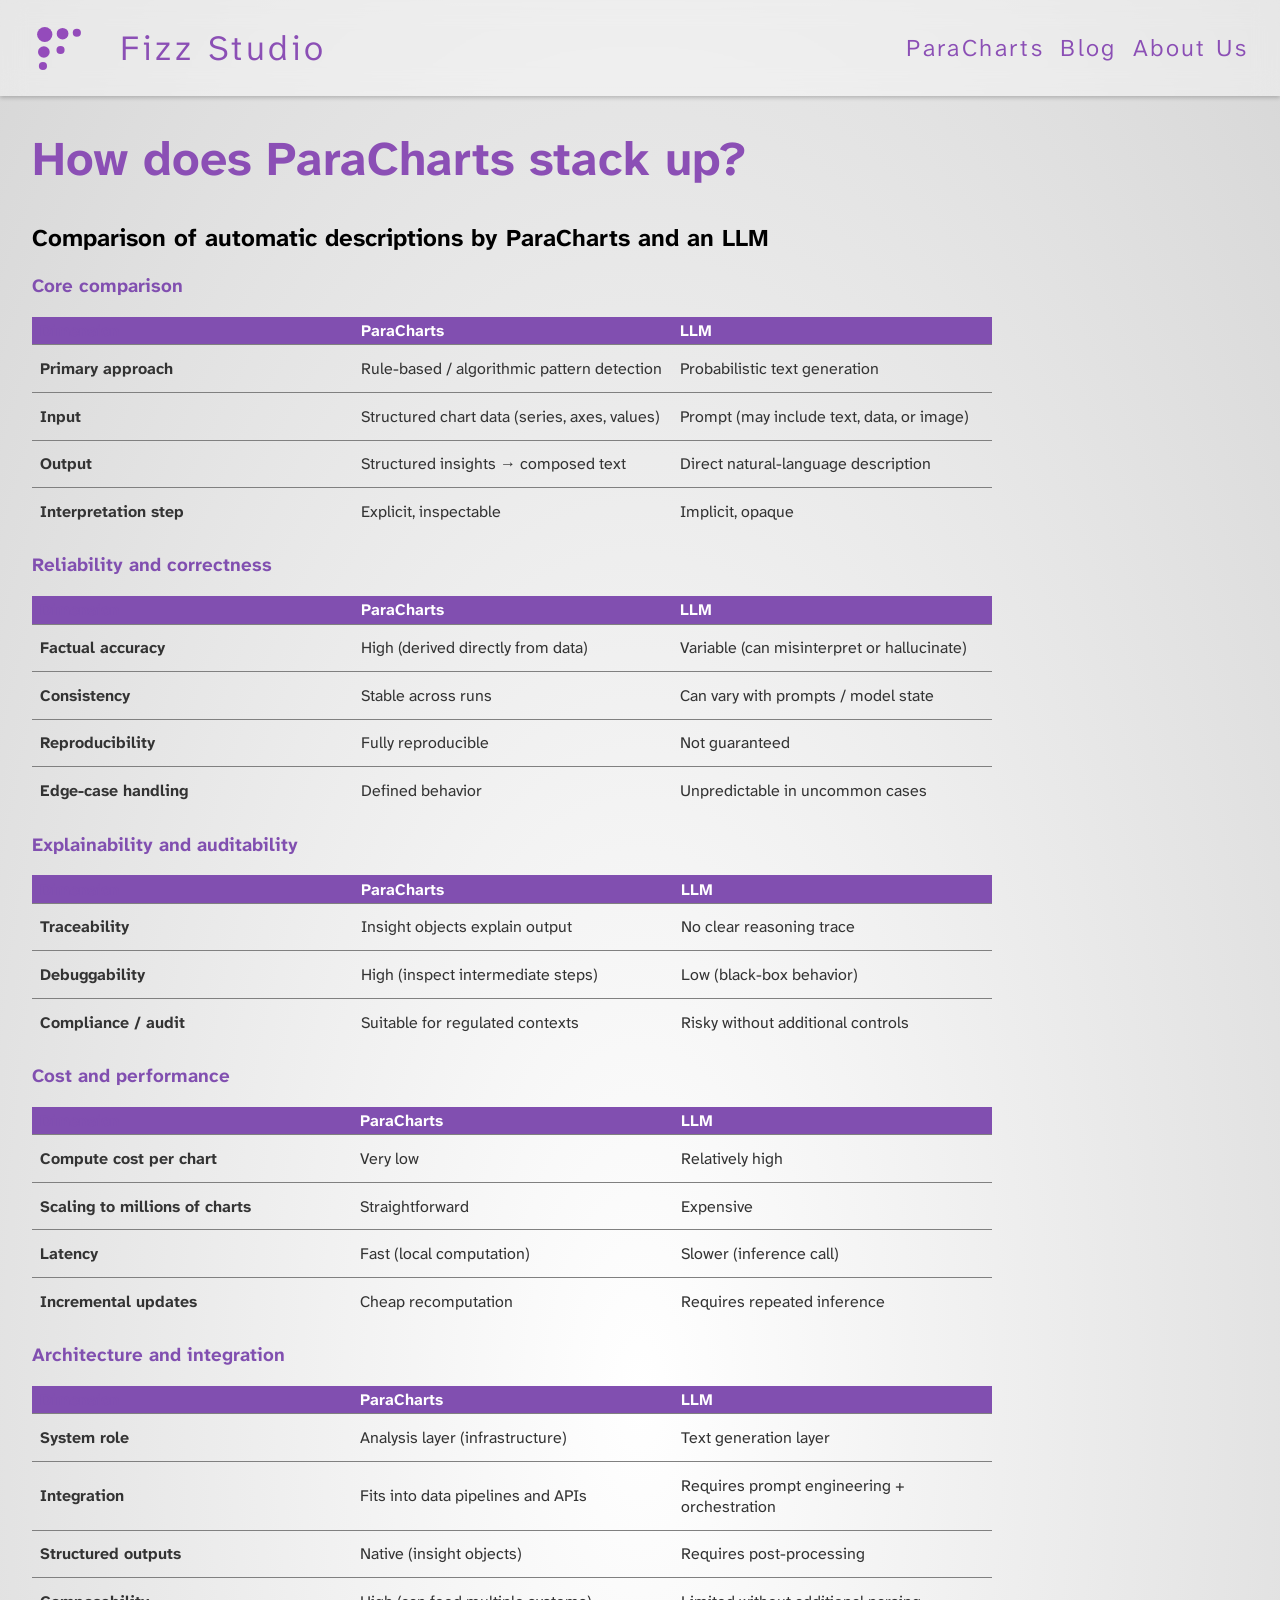
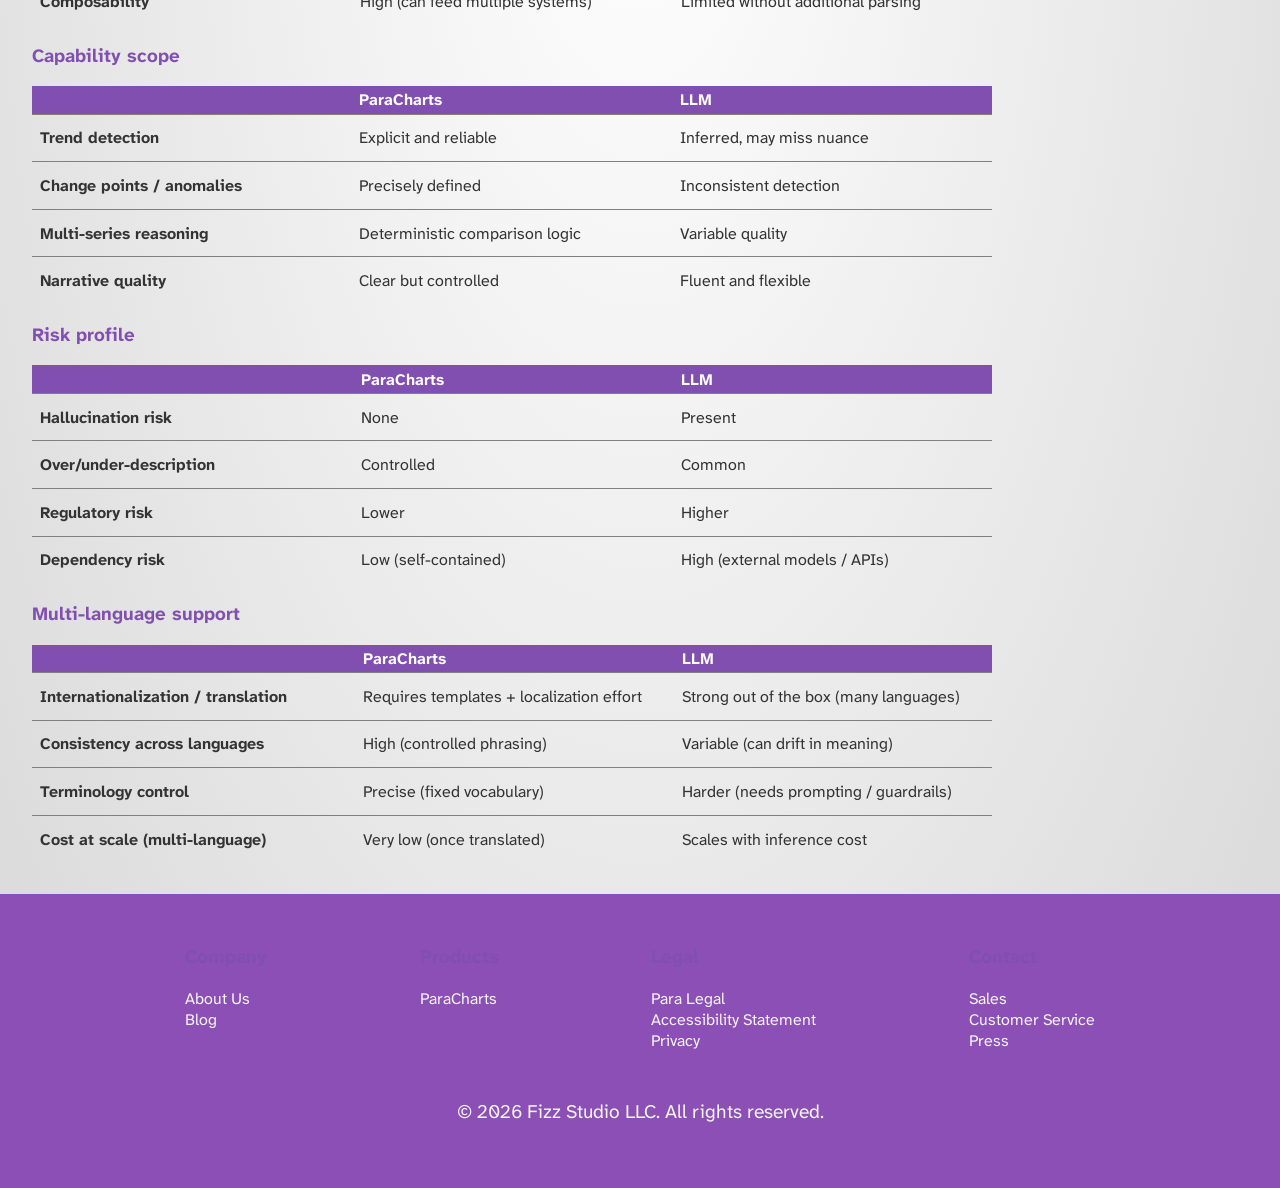
<file: comparison.html>
<!DOCTYPE html>
<html lang="en">

<head>
  <meta charset="UTF-8">
  <meta http-equiv="X-UA-Compatible" content="IE=edge">
  <meta name="viewport" content="width=device-width, initial-scale=1.0">
  <title>LLM comparison: Fizz Studio - Creators of ParaCharts</title>

  <link rel="shortcut icon" type="image/svg+xml" href="./assets/images/fizz-logo.svg" />


  <!-- Meta Description for SEO -->
  <meta name="description"
    content="Use the most accessible charts possible, with the power of lean AI. Increase your user base, build loyalty with your users, and avoid legal or regulatory problems.">

  <!-- Meta Keywords for SEO -->
  <meta name="keywords"
    content="charts, accessible, ai, responsible, inclusive, equivalent, sonification, alt-text, data visualization, dataviz">

  <!-- Canonical URL -->
  <link rel="canonical" href="https://fizz.studio">

  <!-- Open Graph meta tags for social media sharing -->
  <meta property="og:title" content="Fizz Studio - Creators of ParaCharts">
  <meta property="og:description"
    content="Use ParaCharts, the most accessible charts possible, with the power of lean AI.">
  <meta property="og:image" content="./assets/images/fizz-logo.svg"> <!-- Replace with your image URL -->
  <meta property="og:url" content="https://fizz.studio"> <!-- Replace with your website URL -->
  <meta property="og:type" content="website">

  <!-- Twitter Card meta tags -->
  <meta name="twitter:card" content="summary_large_image">
  <meta name="twitter:title" content="Fizz Studio - Creators of ParaCharts">
  <meta name="twitter:description"
    content="Use ParaCharts, the most accessible charts possible, with the power of lean AI.">
  <meta name="twitter:image" content="./assets/images/fizz-logo.svg"> <!-- Replace with your image URL -->

  <!-- link stylesheet -->
  <link rel="stylesheet" href="./assets/style/style.css">
  <link rel="stylesheet" href="./assets/style/tables.css">
</head>

<body>

  <!-- Navbar -->
  <header class="navbar">
    <a href="/" class="navbar-brand">
      <img class="logo" src="./assets/images/fizz-logo.svg" alt="" style="width: 1.5em;">
      <span class="site-title">Fizz Studio</span>
    </a>

    <ul class="top-nav">
      <li><a href="paracharts.html">ParaCharts</a></li>
      <li><a href="https://blog.fizz.studio/">Blog</a></li>
      <li><a href="about.html">About Us</a></li>
    </ul>
  </header>

  <!-- Main Content -->
  <main role="main">
    <h1>How does ParaCharts stack up?</h1>
    <h2>Comparison of automatic descriptions by ParaCharts and an LLM</h1>
      <h3 id="core-comparison">Core comparison</h3>
      <table>
        <thead>
          <tr>
            <th>Dimension</th>
            <th>ParaCharts</th>
            <th>LLM</th>
          </tr>
        </thead>
        <tbody>
          <tr>
            <th>Primary approach</th>
            <td>Rule-based / algorithmic pattern detection</td>
            <td>Probabilistic text generation</td>
          </tr>
          <tr>
            <th>Input</th>
            <td>Structured chart data (series, axes, values)</td>
            <td>Prompt (may include text, data, or image)</td>
          </tr>
          <tr>
            <th>Output</th>
            <td>Structured insights → composed text</td>
            <td>Direct natural-language description</td>
          </tr>
          <tr>
            <th>Interpretation step</th>
            <td>Explicit, inspectable</td>
            <td>Implicit, opaque</td>
          </tr>
        </tbody>
      </table>
      <h3 id="reliability-and-correctness">Reliability and correctness</h3>
      <table>
        <thead>
          <tr>
            <th>Dimension</th>
            <th>ParaCharts</th>
            <th>LLM</th>
          </tr>
        </thead>
        <tbody>
          <tr>
            <th>Factual accuracy</th>
            <td>High (derived directly from data)</td>
            <td>Variable (can misinterpret or hallucinate)</td>
          </tr>
          <tr>
            <th>Consistency</th>
            <td>Stable across runs</td>
            <td>Can vary with prompts / model state</td>
          </tr>
          <tr>
            <th>Reproducibility</th>
            <td>Fully reproducible</td>
            <td>Not guaranteed</td>
          </tr>
          <tr>
            <th>Edge-case handling</th>
            <td>Defined behavior</td>
            <td>Unpredictable in uncommon cases</td>
          </tr>
        </tbody>
      </table>
      <h3 id="explainability-and-auditability">Explainability and auditability</h3>
      <table>
        <thead>
          <tr>
            <th>Dimension</th>
            <th>ParaCharts</th>
            <th>LLM</th>
          </tr>
        </thead>
        <tbody>
          <tr>
            <th>Traceability</th>
            <td>Insight objects explain output</td>
            <td>No clear reasoning trace</td>
          </tr>
          <tr>
            <th>Debuggability</th>
            <td>High (inspect intermediate steps)</td>
            <td>Low (black-box behavior)</td>
          </tr>
          <tr>
            <th>Compliance / audit</th>
            <td>Suitable for regulated contexts</td>
            <td>Risky without additional controls</td>
          </tr>
        </tbody>
      </table>
      <h3 id="cost-and-performance">Cost and performance</h3>
      <table>
        <thead>
          <tr>
            <th>Dimension</th>
            <th>ParaCharts</th>
            <th>LLM</th>
          </tr>
        </thead>
        <tbody>
          <tr>
            <th>Compute cost per chart</th>
            <td>Very low</td>
            <td>Relatively high</td>
          </tr>
          <tr>
            <th>Scaling to millions of charts</th>
            <td>Straightforward</td>
            <td>Expensive</td>
          </tr>
          <tr>
            <th>Latency</th>
            <td>Fast (local computation)</td>
            <td>Slower (inference call)</td>
          </tr>
          <tr>
            <th>Incremental updates</th>
            <td>Cheap recomputation</td>
            <td>Requires repeated inference</td>
          </tr>
        </tbody>
      </table>
      <h3 id="architecture-and-integration">Architecture and integration</h3>
      <table>
        <thead>
          <tr>
            <th>Dimension</th>
            <th>ParaCharts</th>
            <th>LLM</th>
          </tr>
        </thead>
        <tbody>
          <tr>
            <th>System role</th>
            <td>Analysis layer (infrastructure)</td>
            <td>Text generation layer</td>
          </tr>
          <tr>
            <th>Integration</th>
            <td>Fits into data pipelines and APIs</td>
            <td>Requires prompt engineering + orchestration</td>
          </tr>
          <tr>
            <th>Structured outputs</th>
            <td>Native (insight objects)</td>
            <td>Requires post-processing</td>
          </tr>
          <tr>
            <th>Composability</th>
            <td>High (can feed multiple systems)</td>
            <td>Limited without additional parsing</td>
          </tr>
        </tbody>
      </table>
      <h3 id="capability-scope">Capability scope</h3>
      <table>
        <thead>
          <tr>
            <th>Dimension</th>
            <th>ParaCharts</th>
            <th>LLM</th>
          </tr>
        </thead>
        <tbody>
          <tr>
            <th>Trend detection</th>
            <td>Explicit and reliable</td>
            <td>Inferred, may miss nuance</td>
          </tr>
          <tr>
            <th>Change points / anomalies</th>
            <td>Precisely defined</td>
            <td>Inconsistent detection</td>
          </tr>
          <tr>
            <th>Multi-series reasoning</th>
            <td>Deterministic comparison logic</td>
            <td>Variable quality</td>
          </tr>
          <tr>
            <th>Narrative quality</th>
            <td>Clear but controlled</td>
            <td>Fluent and flexible</td>
          </tr>
        </tbody>
      </table>

      <h3 id="risk-profile">Risk profile</h3>
      <table>
        <thead>
          <tr>
            <th>Dimension</th>
            <th>ParaCharts</th>
            <th>LLM</th>
          </tr>
        </thead>
        <tbody>
          <tr>
            <th>Hallucination risk</th>
            <td>None</td>
            <td>Present</td>
          </tr>
          <tr>
            <th>Over/under-description</th>
            <td>Controlled</td>
            <td>Common</td>
          </tr>
          <tr>
            <th>Regulatory risk</th>
            <td>Lower</td>
            <td>Higher</td>
          </tr>
          <tr>
            <th>Dependency risk</th>
            <td>Low (self-contained)</td>
            <td>High (external models / APIs)</td>
          </tr>
        </tbody>
      </table>

      <h3 id="multi-language-support">Multi-language support</h3>
      <table>
        <thead>
          <tr>
            <th>Dimension</th>
            <th>ParaCharts</th>
            <th>LLM</th>
          </tr>
        </thead>
        <tbody>
          <th>Internationalization / translation</th>
          <td>Requires templates + localization effort</td>
          <td>Strong out of the box (many languages)</td>
          </tr>
          <tr>
            <th>Consistency across languages</th>
            <td>High (controlled phrasing)</td>
            <td>Variable (can drift in meaning)</td>
          </tr>
          <tr>
            <th>Terminology control</th>
            <td>Precise (fixed vocabulary)</td>
            <td>Harder (needs prompting / guardrails)</td>
          </tr>
          <tr>
            <th>Cost at scale (multi-language)</th>
            <td>Very low (once translated)</td>
            <td>Scales with inference cost</td>
          </tr>
        </tbody>
      </table>

  </main>

  <!-- Footer -->
  <footer class="footer" role="contentinfo">
    <div class="footer-container">
      <!-- Start Col -->
      <div class="">
        <div class="widget">
          <h3 class="block-title">Company</h3>
          <ul class="menu">
            <li><a href="https://fizz.studio/about.html">About Us</a></li>
            <li><a href="https://blog.fizz.studio/">Blog</a></li>
          </ul>
        </div>
      </div>
      <!-- End Col -->

      <!-- Start Col -->
      <div class="">
        <div class="widget">
          <h3 class="block-title">Products</h3>
          <ul class="menu">
            <li><a href="https://fizz.studio/paracharts.html">ParaCharts</a></li>
          </ul>
        </div>
      </div>
      <!-- End Col -->

      <!-- Start Col -->
      <div class="">
        <div class="widget">
          <h3 class="block-title">Legal</h3>
          <ul class="menu">
            <li><a href="https://fizz.studio/legal/">Para Legal</a></li>
            <li><a href="https://fizz.studio/legal/accessibility.html">Accessibility Statement</a></li>
            <li><a href="https://fizz.studio/legal/privacy.html">Privacy</a></li>
          </ul>
        </div>
      </div>
      <!-- End Col -->

      <!-- Start Col -->
      <div class="">
        <h3>Contact</h3>
        <ul class="menu">
          <li><a href="mailto:sales@fizz.studio">Sales</a></li>
          <li><a href="mailto:help@fizz.studio">Customer Service</a></li>
          <li><a href="mailto:press@fizz.studio">Press</a></li>
        </ul>
      </div>
      <!-- End Col -->
    </div>
    <p id="copyright">&copy; 2026 Fizz Studio LLC. All rights reserved.</p>
  </footer>


  <!-- Link to your JavaScript file -->
  <!-- <script src="js/scripts.js"></script> -->
</body>

</html>
</file>
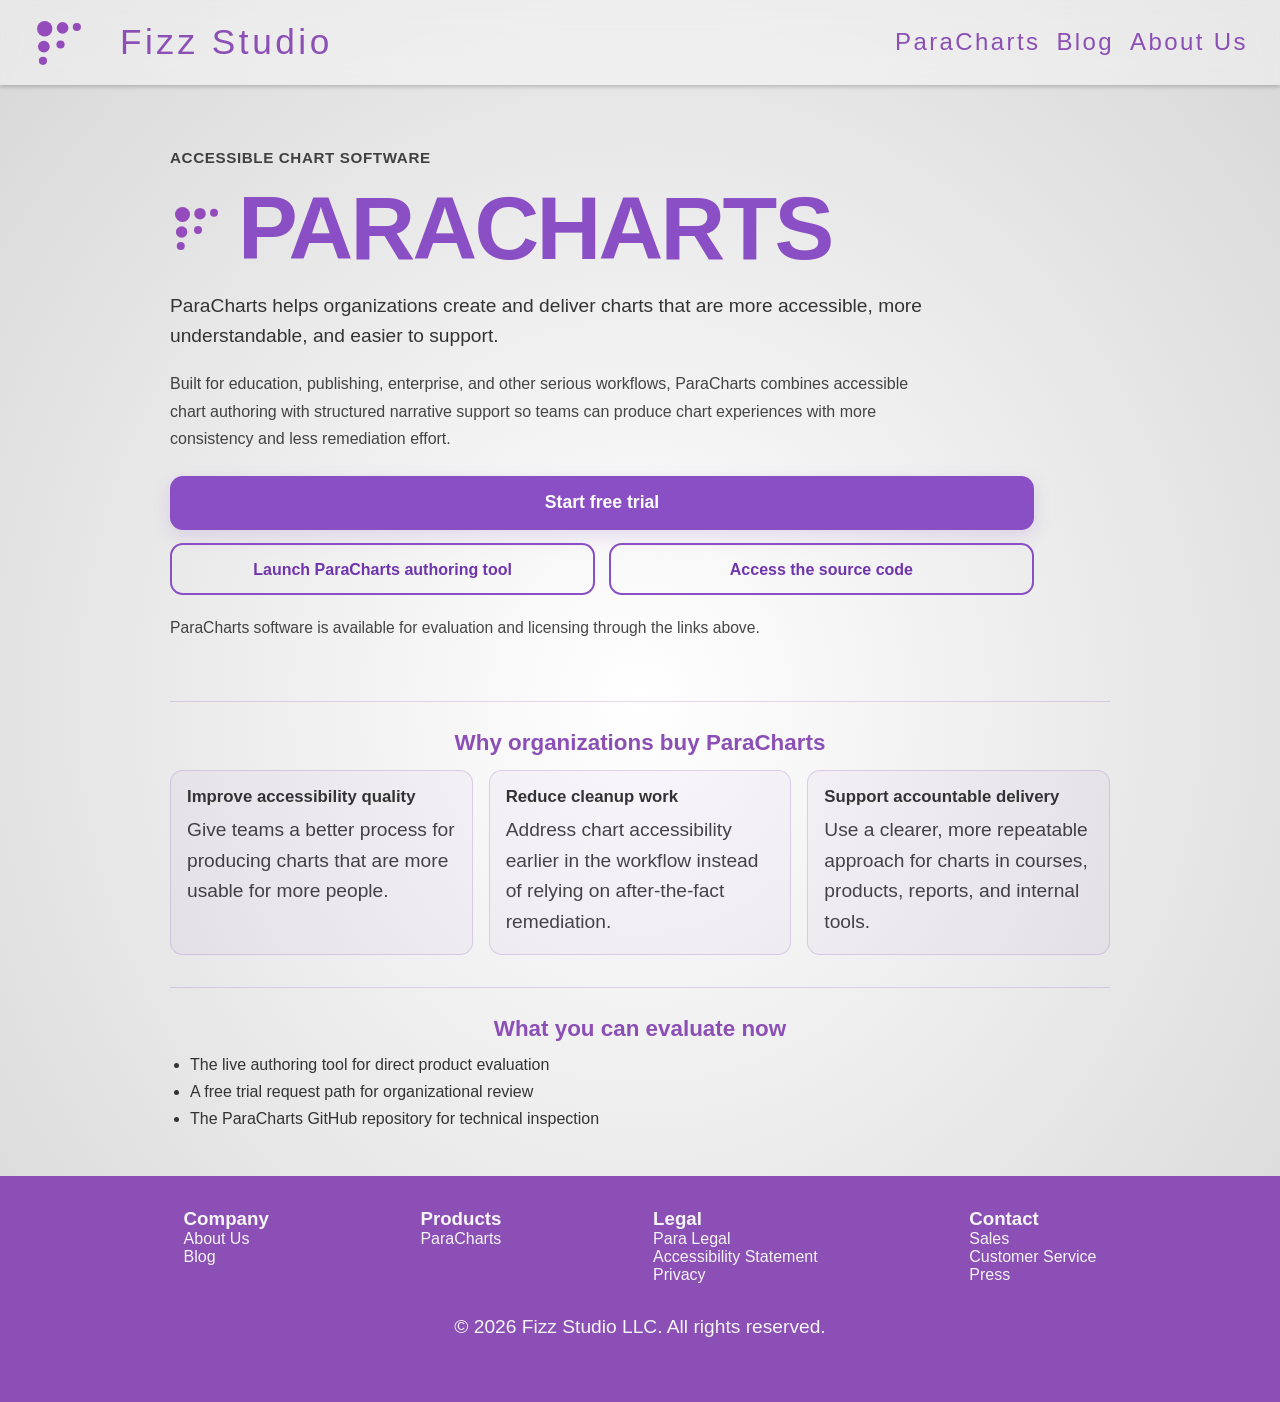
<file: paracharts.html>
<!DOCTYPE html>
<html lang="en">

<head>
  <meta charset="UTF-8">
  <meta http-equiv="X-UA-Compatible" content="IE=edge">
  <meta name="viewport" content="width=device-width, initial-scale=1.0">
  <title>ParaCharts - Fizz Studio</title>

  <link rel="shortcut icon" type="image/svg+xml" href="./assets/images/fizz-logo.svg" />

  <meta name="description"
    content="ParaCharts is accessible chart software for authoring, publishing, and delivering more usable, accountable chart experiences.">
  <meta name="keywords"
    content="charts, accessible, accessibility, chart software, data visualization, dataviz, inclusive, alt-text, sonification">
  <link rel="canonical" href="https://fizz.studio/paracharts.html">

  <meta property="og:title" content="ParaCharts - Fizz Studio">
  <meta property="og:description"
    content="ParaCharts is accessible chart software for authoring, publishing, and delivering more usable, accountable chart experiences.">
  <meta property="og:image" content="./assets/images/fizz-logo.svg">
  <meta property="og:url" content="https://fizz.studio/paracharts.html">
  <meta property="og:type" content="website">

  <meta name="twitter:card" content="summary_large_image">
  <meta name="twitter:title" content="ParaCharts - Fizz Studio">
  <meta name="twitter:description"
    content="ParaCharts is accessible chart software for authoring, publishing, and delivering more usable, accountable chart experiences.">
  <meta name="twitter:image" content="./assets/images/fizz-logo.svg">

  <link rel="stylesheet" href="./assets/style/style.css">
  <link rel="stylesheet" href="./assets/style/gallery.css">

  <style>
    :root {
      --pc-purple: #8a4fc5;
      --pc-purple-dark: #6f35ac;
      --pc-purple-tint: rgba(138, 79, 197, 0.08);
      --pc-border: rgba(138, 79, 197, 0.22);
      --pc-text-muted: rgba(0, 0, 0, 0.72);
      --pc-surface: rgba(138, 79, 197, 0.04);
    }

    .paracharts-page {
      max-width: 980px;
      margin: 0 auto;
      padding: 2rem 1.25rem 3rem;
    }

    .paracharts-hero {
      display: grid;
      gap: 1.25rem;
      padding: 2rem 0 1.75rem;
    }

    .paracharts-kicker {
      margin: 0;
      font-size: 0.95rem;
      font-weight: 700;
      letter-spacing: 0.04em;
      text-transform: uppercase;
      color: var(--pc-text-muted);
    }

    .paracharts-lockup {
      display: flex;
      align-items: center;
      gap: 1rem;
    }

    .paracharts-mark {
      width: 3.25rem;
      height: 3.25rem;
      flex: 0 0 auto;
      object-fit: contain;
    }

    .paracharts-heading-group {
      min-width: 0;
    }

    .paracharts-hero h1 {
      margin: 0;
      font-size: clamp(3rem, 7vw, 6rem);
      line-height: 0.95;
      letter-spacing: -0.03em;
      color: var(--pc-purple);
      text-transform: uppercase;
    }

    .paracharts-subhead {
      max-width: 48rem;
      margin: 0;
      font-size: 1.2rem;
      line-height: 1.55;
    }

    .paracharts-summary {
      max-width: 48rem;
      margin: 0;
      font-size: 1rem;
      line-height: 1.7;
      color: var(--pc-text-muted);
    }

    .paracharts-cta-stack {
      display: grid;
      gap: 0.85rem;
      margin-top: 0.25rem;
      max-width: 54rem;
    }

    .paracharts-cta-row {
      display: flex;
      flex-wrap: wrap;
      gap: 0.85rem;
    }

    .paracharts-cta {
      display: inline-flex;
      align-items: center;
      justify-content: center;
      min-height: 3.25rem;
      padding: 0.9rem 1.25rem;
      border-radius: 0.8rem;
      border: 2px solid var(--pc-purple);
      text-decoration: none;
      font-weight: 700;
      line-height: 1.2;
      transition: transform 120ms ease, background-color 120ms ease, color 120ms ease, border-color 120ms ease;
    }

    .paracharts-cta:hover,
    .paracharts-cta:focus-visible {
      transform: translateY(-1px);
      outline: none;
    }

    .paracharts-cta-primary {
      width: 100%;
      justify-content: center;
      background: var(--pc-purple);
      color: #fff;
      border-color: var(--pc-purple);
      font-size: 1.1rem;
      box-shadow: 0 6px 18px rgba(138, 79, 197, 0.18);
    }

    .paracharts-cta-primary:hover,
    .paracharts-cta-primary:focus-visible {
      background: var(--pc-purple-dark);
      border-color: var(--pc-purple-dark);
      color: #fff;
    }

    .paracharts-cta-secondary {
      background: transparent;
      color: var(--pc-purple-dark);
      flex: 1 1 16rem;
    }

    .paracharts-cta-secondary:hover,
    .paracharts-cta-secondary:focus-visible {
      background: var(--pc-purple-tint);
      color: var(--pc-purple-dark);
    }

    .paracharts-note {
      margin: 0;
      max-width: 48rem;
      font-size: 0.98rem;
      line-height: 1.6;
      color: var(--pc-text-muted);
    }

    .paracharts-section {
      margin-top: 2rem;
      padding-top: 1.75rem;
      border-top: 1px solid var(--pc-border);
    }

    .paracharts-section h2 {
      margin: 0 0 0.9rem;
      font-size: 1.4rem;
    }

    .paracharts-grid {
      display: grid;
      grid-template-columns: repeat(3, minmax(0, 1fr));
      gap: 1rem;
    }

    .paracharts-card {
      padding: 1rem;
      border: 1px solid var(--pc-border);
      border-radius: 0.8rem;
      background: var(--pc-surface);
    }

    .paracharts-card h3 {
      margin: 0 0 0.5rem;
      font-size: 1.05rem;
    }

    .paracharts-card p {
      margin: 0;
      line-height: 1.6;
      color: var(--pc-text-muted);
    }

    .paracharts-list {
      margin: 0;
      padding-left: 1.25rem;
      max-width: 46rem;
    }

    .paracharts-list li + li {
      margin-top: 0.55rem;
    }

    @media (max-width: 800px) {
      .paracharts-grid {
        grid-template-columns: 1fr;
      }

      .paracharts-page {
        padding-left: 1rem;
        padding-right: 1rem;
      }

      .paracharts-lockup {
        align-items: flex-start;
      }

      .paracharts-mark {
        width: 2.75rem;
        height: 2.75rem;
      }

      .paracharts-cta-row {
        flex-direction: column;
      }

      .paracharts-cta-secondary {
        width: 100%;
        flex: 1 1 auto;
      }
    }
  </style>
</head>

<body>

  <header class="navbar">
    <a href="/" class="navbar-brand">
      <img class="logo" src="./assets/images/fizz-logo.svg" alt="" style="width: 1.5em;">
      <span class="site-title">Fizz Studio</span>
    </a>

    <ul class="top-nav">
      <li><a href="paracharts.html">ParaCharts</a></li>
      <li><a href="https://blog.fizz.studio/">Blog</a></li>
      <li><a href="about.html">About Us</a></li>
    </ul>
  </header>

  <main role="main" class="paracharts-page">
    <section class="paracharts-hero" aria-labelledby="paracharts-heading">
      <p class="paracharts-kicker">Accessible chart software</p>

      <div class="paracharts-lockup">
        <img class="paracharts-mark" src="./assets/images/fizz-logo.svg" alt="">
        <div class="paracharts-heading-group">
          <h1 id="paracharts-heading">ParaCharts</h1>
        </div>
      </div>

      <p class="paracharts-subhead">
        ParaCharts helps organizations create and deliver charts that are more accessible,
        more understandable, and easier to support.
      </p>

      <p class="paracharts-summary">
        Built for education, publishing, enterprise, and other serious workflows, ParaCharts
        combines accessible chart authoring with structured narrative support so teams can
        produce chart experiences with more consistency and less remediation effort.
      </p>

      <div class="paracharts-cta-stack" aria-label="Get ParaCharts">
        <div class="paracharts-cta-row">
          <a class="paracharts-cta paracharts-cta-primary" href="https://blog.fizz.studio/paracharts-trial/">Start free trial</a>
        </div>
        <div class="paracharts-cta-row">
          <a class="paracharts-cta paracharts-cta-secondary" href="https://app.fizz.studio">Launch ParaCharts authoring tool</a>
          <a class="paracharts-cta paracharts-cta-secondary" href="https://github.com/fizzstudio/ParaCharts">Access the source code</a>
        </div>
      </div>

      <p class="paracharts-note">
        ParaCharts software is available for evaluation and licensing through the links above.
      </p>
    </section>

    <section class="paracharts-section" aria-labelledby="why-paracharts-heading">
      <h2 id="why-paracharts-heading">Why organizations buy ParaCharts</h2>

      <div class="paracharts-grid">
        <article class="paracharts-card">
          <h3>Improve accessibility quality</h3>
          <p>
            Give teams a better process for producing charts that are more usable for more people.
          </p>
        </article>

        <article class="paracharts-card">
          <h3>Reduce cleanup work</h3>
          <p>
            Address chart accessibility earlier in the workflow instead of relying on after-the-fact remediation.
          </p>
        </article>

        <article class="paracharts-card">
          <h3>Support accountable delivery</h3>
          <p>
            Use a clearer, more repeatable approach for charts in courses, products, reports, and internal tools.
          </p>
        </article>
      </div>
    </section>

    <section class="paracharts-section" aria-labelledby="included-heading">
      <h2 id="included-heading">What you can evaluate now</h2>
      <ul class="paracharts-list">
        <li>The live authoring tool for direct product evaluation</li>
        <li>A free trial request path for organizational review</li>
        <li>The ParaCharts GitHub repository for technical inspection</li>
      </ul>
    </section>
  </main>

  <!-- Footer -->
  <footer class="footer" role="contentinfo">
    <div class="footer-container">
      <!-- Start Col -->
      <div class="">
        <div class="widget">
          <h3 class="block-title">Company</h3>
          <ul class="menu">
            <li><a href="https://fizz.studio/about.html">About Us</a></li>
            <li><a href="https://blog.fizz.studio/">Blog</a></li>
          </ul>
        </div>
      </div>
      <!-- End Col -->

      <!-- Start Col -->
      <div class="">
        <div class="widget">
          <h3 class="block-title">Products</h3>
          <ul class="menu">
            <li><a href="https://fizz.studio/paracharts.html">ParaCharts</a></li>
          </ul>
        </div>
      </div>
      <!-- End Col -->

      <!-- Start Col -->
      <div class="">
        <div class="widget">
          <h3 class="block-title">Legal</h3>
          <ul class="menu">
            <li><a href="https://fizz.studio/legal/">Para Legal</a></li>
            <li><a href="https://fizz.studio/legal/accessibility.html">Accessibility Statement</a></li>
            <li><a href="https://fizz.studio/legal/privacy.html">Privacy</a></li>
          </ul>
        </div>
      </div>
      <!-- End Col -->

      <!-- Start Col -->
      <div class="">
        <h3>Contact</h3>
        <ul class="menu">
          <li><a href="mailto:sales@fizz.studio">Sales</a></li>
          <li><a href="mailto:help@fizz.studio">Customer Service</a></li>
          <li><a href="mailto:press@fizz.studio">Press</a></li>
        </ul>
      </div>
      <!-- End Col -->
    </div>
    <p id="copyright">&copy; 2026 Fizz Studio LLC. All rights reserved.</p>
  </footer>

</body>

</html>
</file>
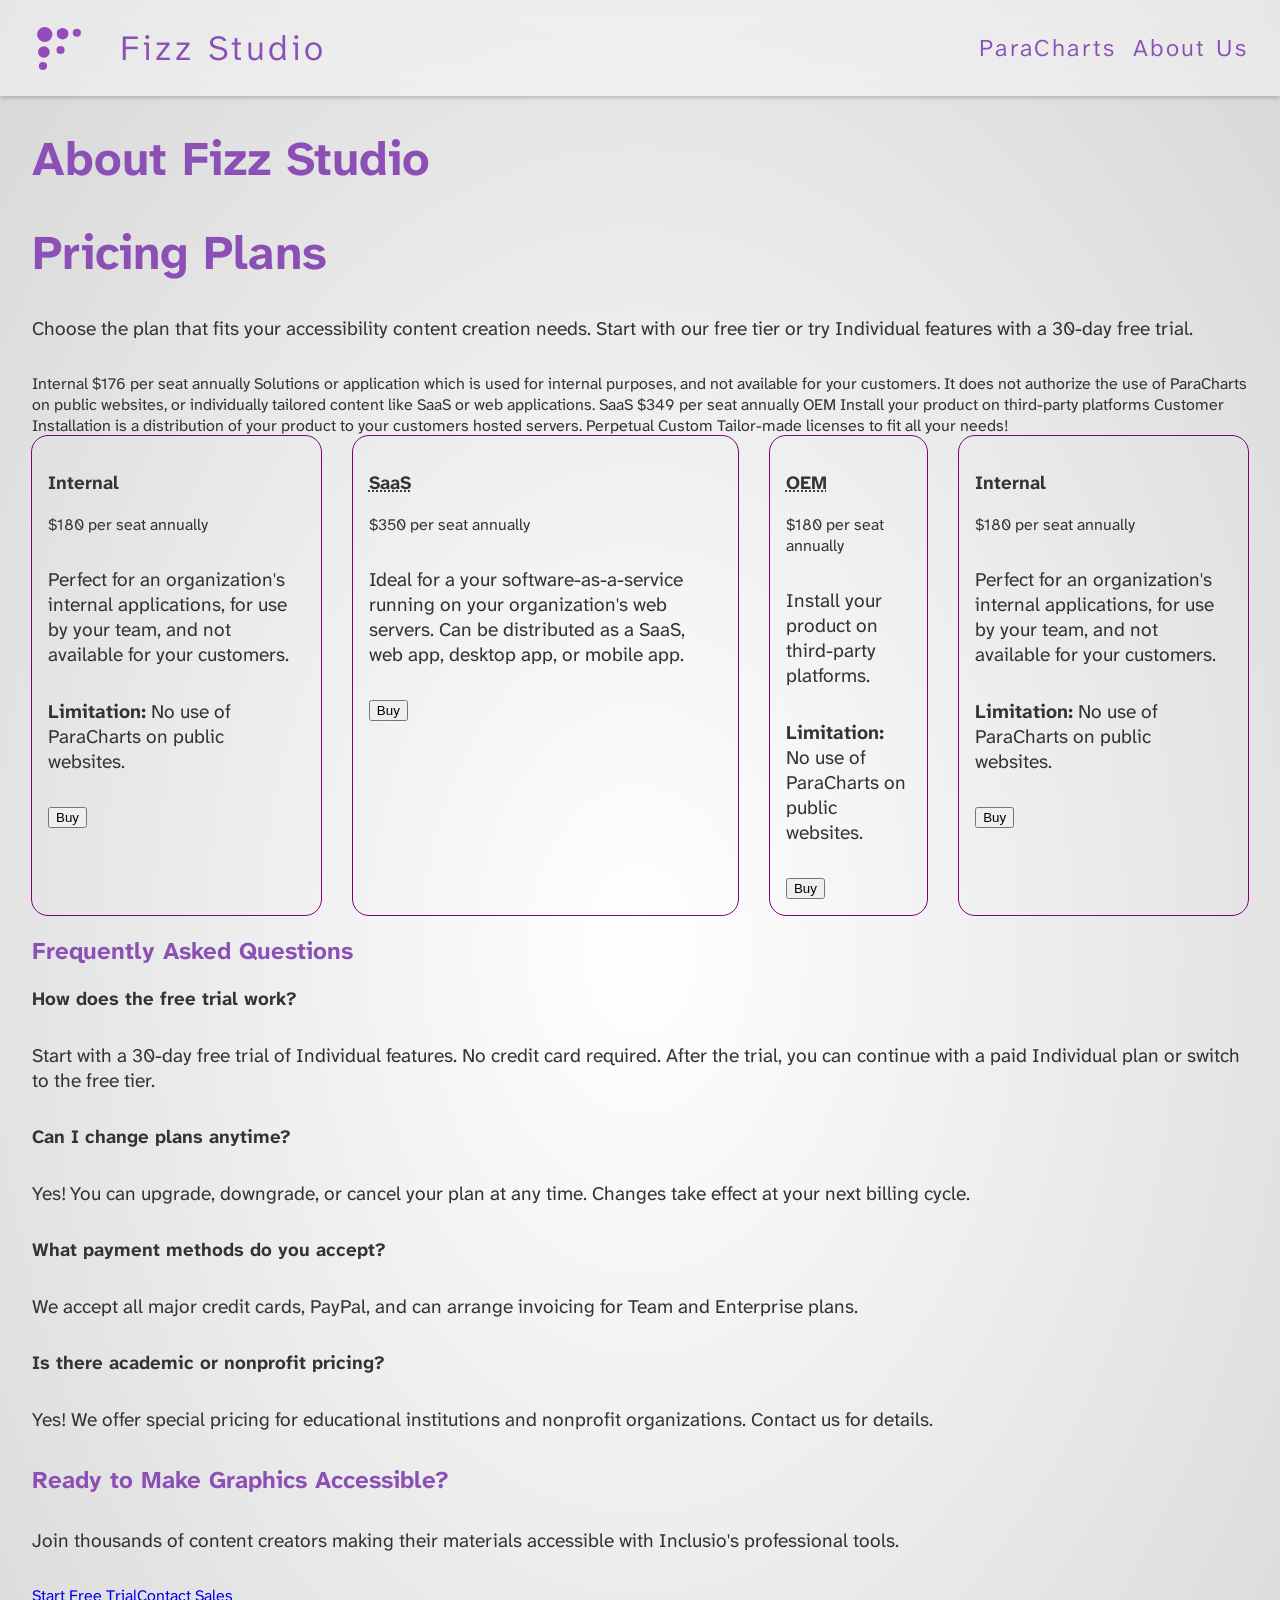
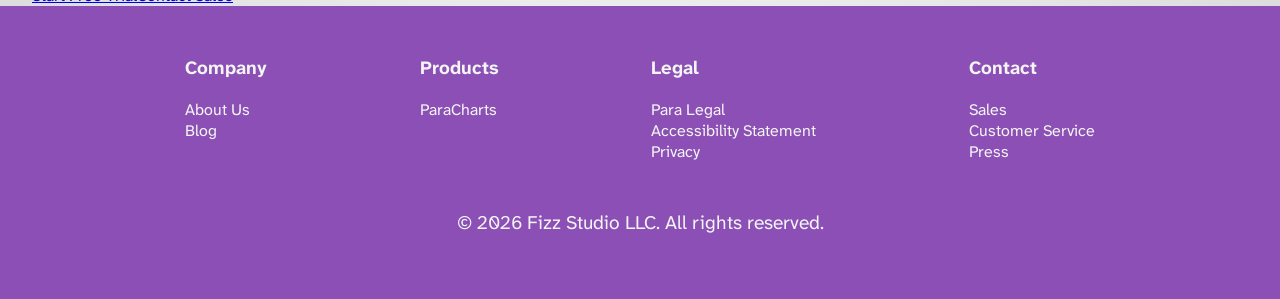
<file: pricing.html>
<!DOCTYPE html>
<html lang="en">

<head>
  <meta charset="UTF-8">
  <meta http-equiv="X-UA-Compatible" content="IE=edge">
  <meta name="viewport" content="width=device-width, initial-scale=1.0">
  <title>ParaCharts Pricing – Fizz Studio</title>

  <link rel="shortcut icon" type="image/svg+xml" href="./assets/images/fizz-logo.svg" />


  <!-- Meta Description for SEO -->
  <meta name="description"
    content="Use the most accessible charts possible, with the power of lean AI. Increase your user base, build loyalty with your users, and avoid legal or regulatory problems.">

  <!-- Meta Keywords for SEO -->
  <meta name="keywords"
    content="charts, accessible, ai, responsible, inclusive, equivalent, sonification, alt-text, data visualization, dataviz">

  <!-- Canonical URL -->
  <link rel="canonical" href="https://fizz.studio">

  <!-- Open Graph meta tags for social media sharing -->
  <meta property="og:title" content="Fizz Studio - Creators of ParaCharts">
  <meta property="og:description"
    content="Use ParaCharts, the most accessible charts possible, with the power of lean AI.">
  <meta property="og:image" content="./assets/images/fizz-logo.svg"> <!-- Replace with your image URL -->
  <meta property="og:url" content="https://fizz.studio"> <!-- Replace with your website URL -->
  <meta property="og:type" content="website">

  <!-- Twitter Card meta tags -->
  <meta name="twitter:card" content="summary_large_image">
  <meta name="twitter:title" content="Fizz Studio - Creators of ParaCharts">
  <meta name="twitter:description"
    content="Use ParaCharts, the most accessible charts possible, with the power of lean AI.">
  <meta name="twitter:image" content="./assets/images/fizz-logo.svg"> <!-- Replace with your image URL -->

  <!-- link stylesheet -->
  <link rel="stylesheet" href="./assets/style/style.css">
  <link rel="stylesheet" href="./assets/style/pricing.css">
</head>

<body>

  <!-- Navbar -->
  <header class="navbar">
    <a href="/" class="navbar-brand">
      <img class="logo" src="./assets/images/fizz-logo.svg" alt="" style="width: 1.5em;">
      <span class="site-title">Fizz Studio</span>
    </a>

    <ul class="top-nav">
      <li><a href="paracharts.html">ParaCharts</a></li>
      <li><a href="about.html">About Us</a></li>
    </ul>
  </header>

  <!-- Main Content -->
  <main role="main">
    <h1>About Fizz Studio</h1>

    <div>
      <div>
        <h1>Pricing Plans</h1>
        <p>Choose the plan that fits your accessibility content creation needs. Start with our free tier or try
          Individual features with a 30-day free trial.</p>
      </div>
      <div>

        Internal
$176
per seat annually

Solutions or application which is used for internal purposes, and not available for your customers. It does not authorize the use of ParaCharts on public websites, or individually tailored content like SaaS or web applications.

SaaS


$349
per seat annually

OEM
Install your product on third-party platforms

Customer Installation is a distribution of your product to your customers hosted servers.

Perpetual
Custom
Tailor-made licenses to fit all your needs!
        <article id="pricing_plans">
          <section class="card">
            <div>
              <h3>Internal</h3>
              <div class="pricing">
                <span class="price">$180</span>
                <span>per seat annually</span>
              </div>
              <p>Perfect for an organization's internal applications, for use by your team, and not available for your customers.</p>

              <p><b>Limitation:</b> No use of ParaCharts on public websites.</p>
            </div>
            <div>
              <button>Buy</button>
            </div>
          </section>

          <section class="card">
            <div>
              <h3><abbr title="Software as a Service">SaaS</abbr></h3>
              <div class="pricing">
                <span class="price">$350</span>
                <span>per seat annually</span>
              </div>
              <p>Ideal for a your software-as-a-service running on your organization's web servers. Can be distributed as a SaaS, web app, desktop app, or mobile app.</p>
            </div>
            <div>
              <button>Buy</button>
            </div>
          </section>

          <section class="card">
            <div>
              <h3><abbr title="original equipment manufacturer">OEM</abbr></h3>
              <div class="pricing">
                <span class="price">$180</span>
                <span>per seat annually</span>
              </div>
              <p>Install your product on third-party platforms.</p>

              <p><b>Limitation:</b> No use of ParaCharts on public websites.</p>
            </div>
            <div>
              <button>Buy</button>
            </div>
          </section>

          <section class="card">
            <div>
              <h3>Internal</h3>
              <div class="pricing">
                <span class="price">$180</span>
                <span>per seat annually</span>
              </div>
              <p>Perfect for an organization's internal applications, for use by your team, and not available for your customers.</p>

              <p><b>Limitation:</b> No use of ParaCharts on public websites.</p>
            </div>
            <div>
              <button>Buy</button>
            </div>
          </section>


        </article>
      </div>
      <div>
        <div>
          <div>
            <h2>Frequently Asked Questions</h2>
            <div>
              <div>
                <h3>How does the free trial work?</h3>
                <p>Start with a 30-day free trial of Individual features. No credit card required. After the trial, you
                  can continue with a paid Individual plan or switch to the free tier.</p>
              </div>
              <div>
                <h3>Can I change plans anytime?</h3>
                <p>Yes! You can upgrade, downgrade, or cancel your plan at any time. Changes take effect at your next
                  billing cycle.</p>
              </div>
              <div>
                <h3>What payment methods do you accept?</h3>
                <p>We accept all major credit cards, PayPal, and can arrange invoicing for Team and Enterprise plans.
                </p>
              </div>
              <div>
                <h3>Is there academic or nonprofit pricing?</h3>
                <p>Yes! We offer special pricing for educational institutions and nonprofit organizations. Contact us
                  for details.</p>
              </div>
            </div>
          </div>
        </div>
      </div>
      <div>
        <div>
          <h2>Ready to Make Graphics Accessible?</h2>
          <p>Join thousands of content creators making their materials accessible with Inclusio's professional tools.
          </p>
          <div><a href="/auth?plan=individual">Start Free Trial</a><a href="/contact">Contact Sales</a></div>
        </div>
      </div>
    </div>

  </main>

  <!-- Footer -->
  <footer class="footer" role="contentinfo">
    <div class="footer-container">
      <!-- Start Col -->
      <div class="">
        <div class="widget">
          <h3 class="block-title">Company</h3>
          <ul class="menu">
            <li><a href="https://fizz.studio/about.html">About Us</a></li>
            <li><a href="https://blog.fizz.studio/">Blog</a></li>
          </ul>
        </div>
      </div>
      <!-- End Col -->

      <!-- Start Col -->
      <div class="">
        <div class="widget">
          <h3 class="block-title">Products</h3>
          <ul class="menu">
            <li><a href="https://fizz.studio/paracharts.html">ParaCharts</a></li>
          </ul>
        </div>
      </div>
      <!-- End Col -->

      <!-- Start Col -->
      <div class="">
        <div class="widget">
          <h3 class="block-title">Legal</h3>
          <ul class="menu">
            <li><a href="https://fizz.studio/legal/">Para Legal</a></li>
            <li><a href="https://fizz.studio/legal/accessibility.html">Accessibility Statement</a></li>
            <li><a href="https://fizz.studio/legal/privacy.html">Privacy</a></li>
          </ul>
        </div>
      </div>
      <!-- End Col -->

      <!-- Start Col -->
      <div class="">
        <h3>Contact</h3>
        <ul class="menu">
          <li><a href="mailto:sales@fizz.studio">Sales</a></li>
          <li><a href="mailto:help@fizz.studio">Customer Service</a></li>
          <li><a href="mailto:press@fizz.studio">Press</a></li>
        </ul>
      </div>
      <!-- End Col -->
    </div>
    <p id="copyright">&copy; 2026 Fizz Studio LLC. All rights reserved.</p>
  </footer>


  <!-- Link to your JavaScript file -->
  <!-- <script src="js/scripts.js"></script> -->
</body>

</html>
</file>
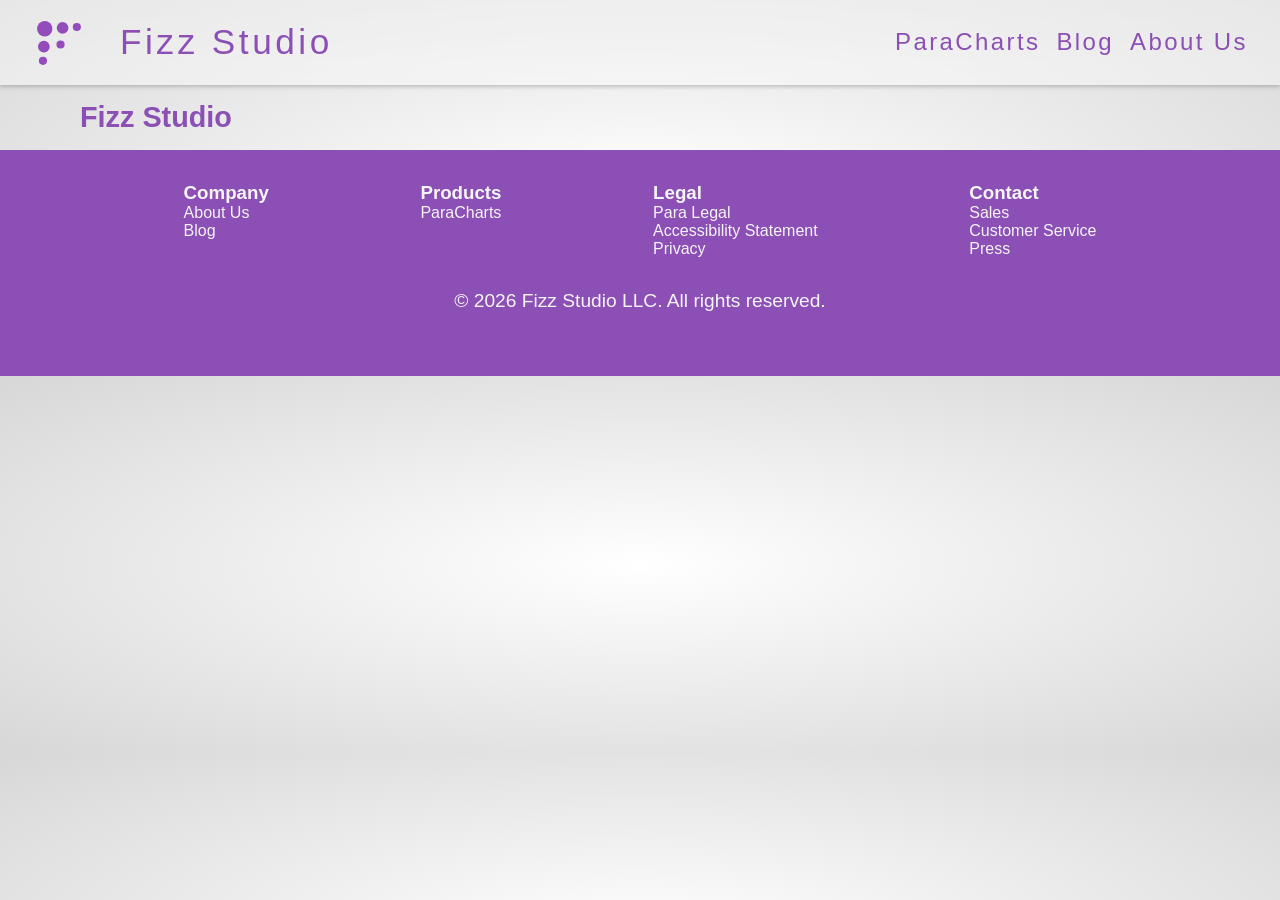
<file: template.html>
<!DOCTYPE html>
<html lang="en">

<head>
  <meta charset="UTF-8">
  <meta http-equiv="X-UA-Compatible" content="IE=edge">
  <meta name="viewport" content="width=device-width, initial-scale=1.0">
  <title>Fizz Studio - Creators of ParaCharts</title>

  <link rel="shortcut icon" type="image/svg+xml" href="./assets/images/fizz-logo.svg" />


  <!-- Meta Description for SEO -->
  <meta name="description"
    content="Use the most accessible charts possible, with the power of lean AI. Increase your user base, build loyalty with your users, and avoid legal or regulatory problems.">

  <!-- Meta Keywords for SEO -->
  <meta name="keywords"
    content="charts, accessible, ai, responsible, inclusive, equivalent, sonification, alt-text, data visualization, dataviz">

  <!-- Canonical URL -->
  <link rel="canonical" href="https://fizz.studio">

  <!-- Open Graph meta tags for social media sharing -->
  <meta property="og:title" content="Fizz Studio - Creators of ParaCharts">
  <meta property="og:description"
    content="Use ParaCharts, the most accessible charts possible, with the power of lean AI.">
  <meta property="og:image" content="./assets/images/fizz-logo.svg"> <!-- Replace with your image URL -->
  <meta property="og:url" content="https://fizz.studio"> <!-- Replace with your website URL -->
  <meta property="og:type" content="website">

  <!-- Twitter Card meta tags -->
  <meta name="twitter:card" content="summary_large_image">
  <meta name="twitter:title" content="Fizz Studio - Creators of ParaCharts">
  <meta name="twitter:description"
    content="Use ParaCharts, the most accessible charts possible, with the power of lean AI.">
  <meta name="twitter:image" content="./assets/images/fizz-logo.svg"> <!-- Replace with your image URL -->

  <!-- link stylesheet -->
  <link rel="stylesheet" href="./assets/style/style.css">
  <link rel="stylesheet" href="./assets/style/gallery.css">
</head>

<body>

  <!-- Navbar -->
  <header class="navbar">
    <a href="/" class="navbar-brand">
      <img class="logo" src="./assets/images/fizz-logo.svg" alt="" style="width: 1.5em;">
      <span class="site-title">Fizz Studio</span>
    </a>

    <ul class="top-nav">
      <li><a href="paracharts.html">ParaCharts</a></li>
      <li><a href="https://blog.fizz.studio/">Blog</a></li>
      <li><a href="about.html">About Us</a></li>
    </ul>
  </header>

  <!-- Main Content -->
  <main role="main">
    <h1>Fizz Studio</h1>


  </main>

  <!-- Footer -->
  <footer class="footer" role="contentinfo">
    <div class="footer-container">
      <!-- Start Col -->
      <div class="">
        <div class="widget">
          <h3 class="block-title">Company</h3>
          <ul class="menu">
            <li><a href="https://fizz.studio/about.html">About Us</a></li>
            <li><a href="https://blog.fizz.studio/">Blog</a></li>
          </ul>
        </div>
      </div>
      <!-- End Col -->

      <!-- Start Col -->
      <div class="">
        <div class="widget">
          <h3 class="block-title">Products</h3>
          <ul class="menu">
            <li><a href="https://fizz.studio/paracharts.html">ParaCharts</a></li>
          </ul>
        </div>
      </div>
      <!-- End Col -->

      <!-- Start Col -->
      <div class="">
        <div class="widget">
          <h3 class="block-title">Legal</h3>
          <ul class="menu">
            <li><a href="https://fizz.studio/legal/">Para Legal</a></li>
            <li><a href="https://fizz.studio/legal/accessibility.html">Accessibility Statement</a></li>
            <li><a href="https://fizz.studio/legal/privacy.html">Privacy</a></li>
          </ul>
        </div>
      </div>
      <!-- End Col -->

      <!-- Start Col -->
      <div class="">
        <h3>Contact</h3>
        <ul class="menu">
          <li><a href="mailto:sales@fizz.studio">Sales</a></li>
          <li><a href="mailto:help@fizz.studio">Customer Service</a></li>
          <li><a href="mailto:press@fizz.studio">Press</a></li>
        </ul>
      </div>
      <!-- End Col -->
    </div>
    <p id="copyright">&copy; 2026 Fizz Studio LLC. All rights reserved.</p>
  </footer>


  <!-- Link to your JavaScript file -->
  <!-- <script src="js/scripts.js"></script> -->
</body>

</html>
</file>
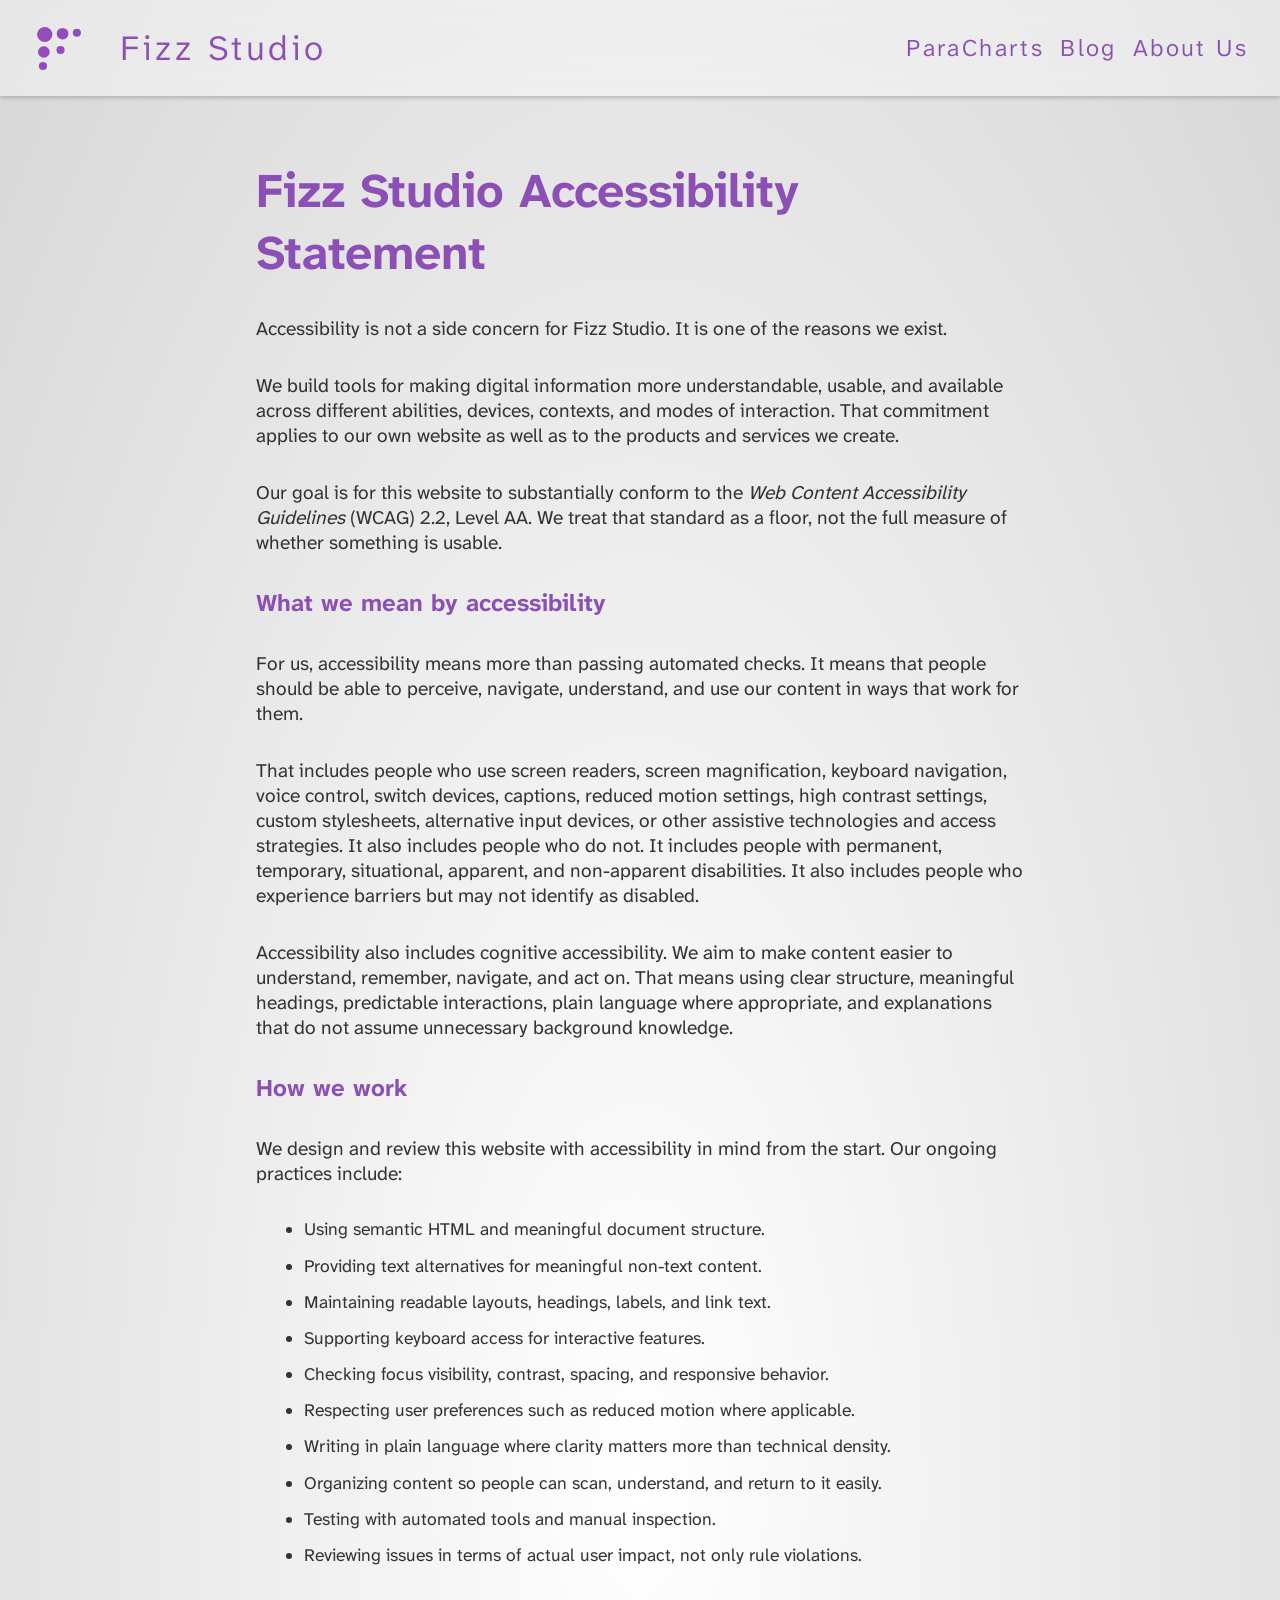
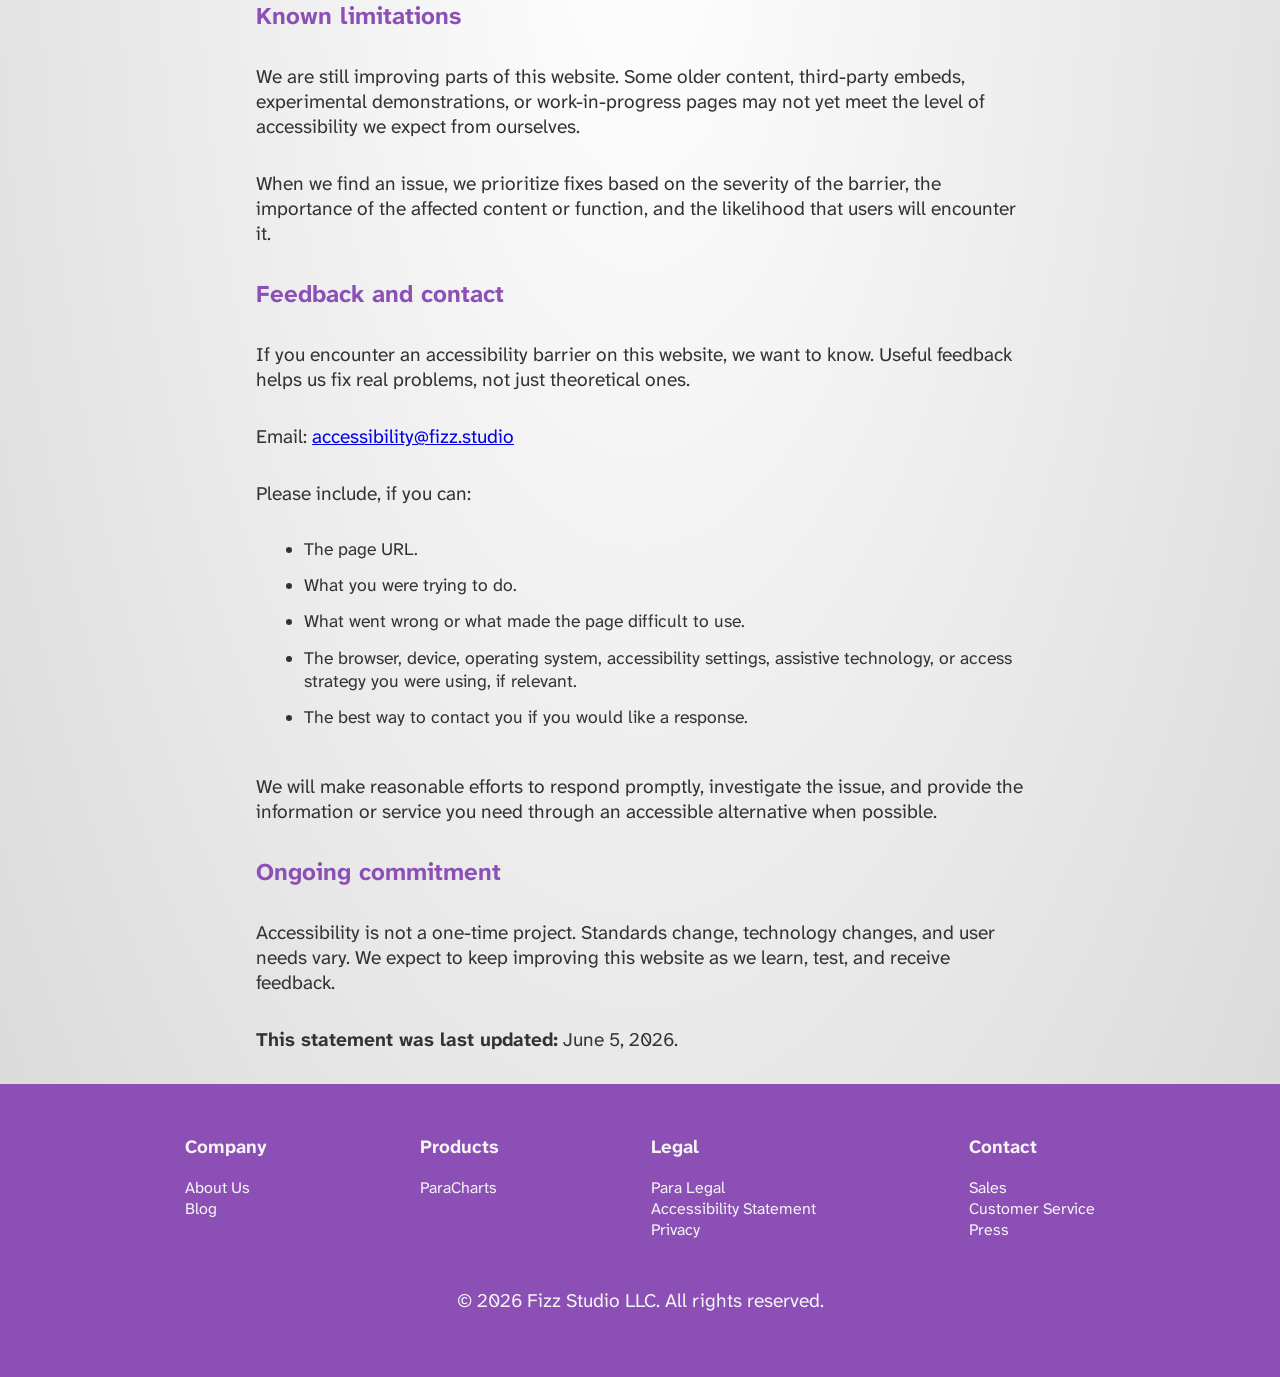
<file: legal/accessibility.html>
<!DOCTYPE html>
<html lang="en">

<head>
  <meta charset="UTF-8">
  <meta http-equiv="X-UA-Compatible" content="IE=edge">
  <meta name="viewport" content="width=device-width, initial-scale=1.0">
  <title>Fizz Studio Accessibility Statement</title>

  <link rel="shortcut icon" type="image/svg+xml" href="../assets/images/fizz-logo.svg" />


  <!-- Meta Description for SEO -->
  <meta name="description"
    content="Use the most accessible charts possible, with the power of lean AI. Increase your user base, build loyalty with your users, and avoid legal or regulatory problems.">

  <!-- Meta Keywords for SEO -->
  <meta name="keywords"
    content="charts, accessible, ai, responsible, inclusive, equivalent, sonification, alt-text, data visualization, dataviz">

  <!-- Canonical URL -->
  <link rel="canonical" href="https://fizz.studio">

  <!-- Open Graph meta tags for social media sharing -->
  <meta property="og:title" content="Fizz Studio - Creators of ParaCharts">
  <meta property="og:description"
    content="Use ParaCharts, the most accessible charts possible, with the power of lean AI.">
  <meta property="og:image" content="../assets/images/fizz-logo.svg"> <!-- Replace with your image URL -->
  <meta property="og:url" content="https://fizz.studio"> <!-- Replace with your website URL -->
  <meta property="og:type" content="website">

  <!-- Twitter Card meta tags -->
  <meta name="twitter:card" content="summary_large_image">
  <meta name="twitter:title" content="Fizz Studio - Creators of ParaCharts">
  <meta name="twitter:description"
    content="Use ParaCharts, the most accessible charts possible, with the power of lean AI.">
  <meta name="twitter:image" content="../assets/images/fizz-logo.svg"> <!-- Replace with your image URL -->

  <!-- link stylesheet -->
  <link rel="stylesheet" href="../assets/style/style.css">
  <link rel="stylesheet" href="../assets/style/basic.css">
</head>

<body>

  <!-- Navbar -->
  <header class="navbar">
    <a href="/" class="navbar-brand">
      <img class="logo" src="../assets/images/fizz-logo.svg" alt="" style="width: 1.5em;">
      <span class="site-title">Fizz Studio</span>
    </a>

    <ul class="top-nav">
      <li><a href="paracharts.html">ParaCharts</a></li>
      <li><a href="https://blog.fizz.studio/">Blog</a></li>
      <li><a href="about.html">About Us</a></li>
    </ul>
  </header>

  <!-- Main Content -->
  
  <main role="main">
    <h1>Fizz Studio Accessibility Statement</h1>

    <p>
      Accessibility is not a side concern for Fizz Studio. It is one of the reasons
      we exist.
    </p>

    <p>
      We build tools for making digital information more understandable, usable,
      and available across different abilities, devices, contexts, and modes of
      interaction. That commitment applies to our own website as well as to the
      products and services we create.
    </p>

    <p>
      Our goal is for this website to substantially conform to the
      <cite>Web Content Accessibility Guidelines</cite> (WCAG) 2.2, Level AA.
      We treat that standard as a floor, not the full measure of whether something
      is usable.
    </p>

    <h2>What we mean by accessibility</h2>

    <p>
      For us, accessibility means more than passing automated checks. It means that
      people should be able to perceive, navigate, understand, and use our content
      in ways that work for them.
    </p>

    <p>
      That includes people who use screen readers, screen magnification, keyboard navigation, voice control, switch
      devices, captions, reduced motion settings, high contrast settings, custom stylesheets, alternative input devices,
      or other assistive technologies and access strategies.
      It also includes people who do not. It includes people with permanent, temporary, situational, apparent, and non-apparent
      disabilities. It also includes people who experience barriers but may not
      identify as disabled.
    </p>

    <p>
      Accessibility also includes cognitive accessibility. We aim to make content
      easier to understand, remember, navigate, and act on. That means using clear
      structure, meaningful headings, predictable interactions, plain language where
      appropriate, and explanations that do not assume unnecessary background
      knowledge.
    </p>

    <h2>How we work</h2>

    <p>
      We design and review this website with accessibility in mind from the start.
      Our ongoing practices include:
    </p>

    <ul>
      <li>Using semantic HTML and meaningful document structure.</li>
      <li>Providing text alternatives for meaningful non-text content.</li>
      <li>Maintaining readable layouts, headings, labels, and link text.</li>
      <li>Supporting keyboard access for interactive features.</li>
      <li>Checking focus visibility, contrast, spacing, and responsive behavior.</li>
      <li>Respecting user preferences such as reduced motion where applicable.</li>
      <li>Writing in plain language where clarity matters more than technical density.</li>
      <li>Organizing content so people can scan, understand, and return to it easily.</li>
      <li>Testing with automated tools and manual inspection.</li>
      <li>Reviewing issues in terms of actual user impact, not only rule violations.</li>
    </ul>

    <h2>Known limitations</h2>

    <p>
      We are still improving parts of this website. Some older content,
      third-party embeds, experimental demonstrations, or work-in-progress pages
      may not yet meet the level of accessibility we expect from ourselves.
    </p>

    <p>
      When we find an issue, we prioritize fixes based on the severity of the
      barrier, the importance of the affected content or function, and the
      likelihood that users will encounter it.
    </p>

    <h2>Feedback and contact</h2>

    <p>
      If you encounter an accessibility barrier on this website, we want to know.
      Useful feedback helps us fix real problems, not just theoretical ones.
    </p>

    <p>
      Email:
      <a href="mailto:accessibility@fizz.studio">accessibility@fizz.studio</a>
    </p>

    <p>Please include, if you can:</p>

    <ul>
      <li>The page URL.</li>
      <li>What you were trying to do.</li>
      <li>What went wrong or what made the page difficult to use.</li>
      <li>
        The browser, device, operating system, accessibility settings, assistive
        technology, or access strategy you were using, if relevant.
      </li>
      <li>The best way to contact you if you would like a response.</li>
    </ul>

    <p>
      We will make reasonable efforts to respond promptly, investigate the issue,
      and provide the information or service you need through an accessible
      alternative when possible.
    </p>

    <h2>Ongoing commitment</h2>

    <p>
      Accessibility is not a one-time project. Standards change, technology
      changes, and user needs vary. We expect to keep improving this website as we
      learn, test, and receive feedback.
    </p>

    <p>
      <strong>This statement was last updated:</strong>
      <time datetime="2026-06-05">June 5, 2026</time>.
    </p>

  </main>

  <!-- Footer -->
  <footer class="footer" role="contentinfo">
    <div class="footer-container">
      <!-- Start Col -->
      <div class="">
        <div class="widget">
          <h3 class="block-title">Company</h3>
          <ul class="menu">
            <li><a href="https://fizz.studio/about.html">About Us</a></li>
            <li><a href="https://blog.fizz.studio/">Blog</a></li>
          </ul>
        </div>
      </div>
      <!-- End Col -->

      <!-- Start Col -->
      <div class="">
        <div class="widget">
          <h3 class="block-title">Products</h3>
          <ul class="menu">
            <li><a href="https://fizz.studio/paracharts.html">ParaCharts</a></li>
          </ul>
        </div>
      </div>
      <!-- End Col -->

      <!-- Start Col -->
      <div class="">
        <div class="widget">
          <h3 class="block-title">Legal</h3>
          <ul class="menu">
            <li><a href="https://fizz.studio/legal/">Para Legal</a></li>
            <li><a href="https://fizz.studio/legal/accessibility.html">Accessibility Statement</a></li>
            <li><a href="https://fizz.studio/legal/privacy.html">Privacy</a></li>
          </ul>
        </div>
      </div>
      <!-- End Col -->

      <!-- Start Col -->
      <div class="">
        <h3>Contact</h3>
        <ul class="menu">
          <li><a href="mailto:sales@fizz.studio">Sales</a></li>
          <li><a href="mailto:help@fizz.studio">Customer Service</a></li>
          <li><a href="mailto:press@fizz.studio">Press</a></li>
        </ul>
      </div>
      <!-- End Col -->
    </div>
    <p id="copyright">&copy; 2026 Fizz Studio LLC. All rights reserved.</p>
  </footer>


  <!-- Link to your JavaScript file -->
  <!-- <script src="js/scripts.js"></script> -->
</body>

</html>
</file>
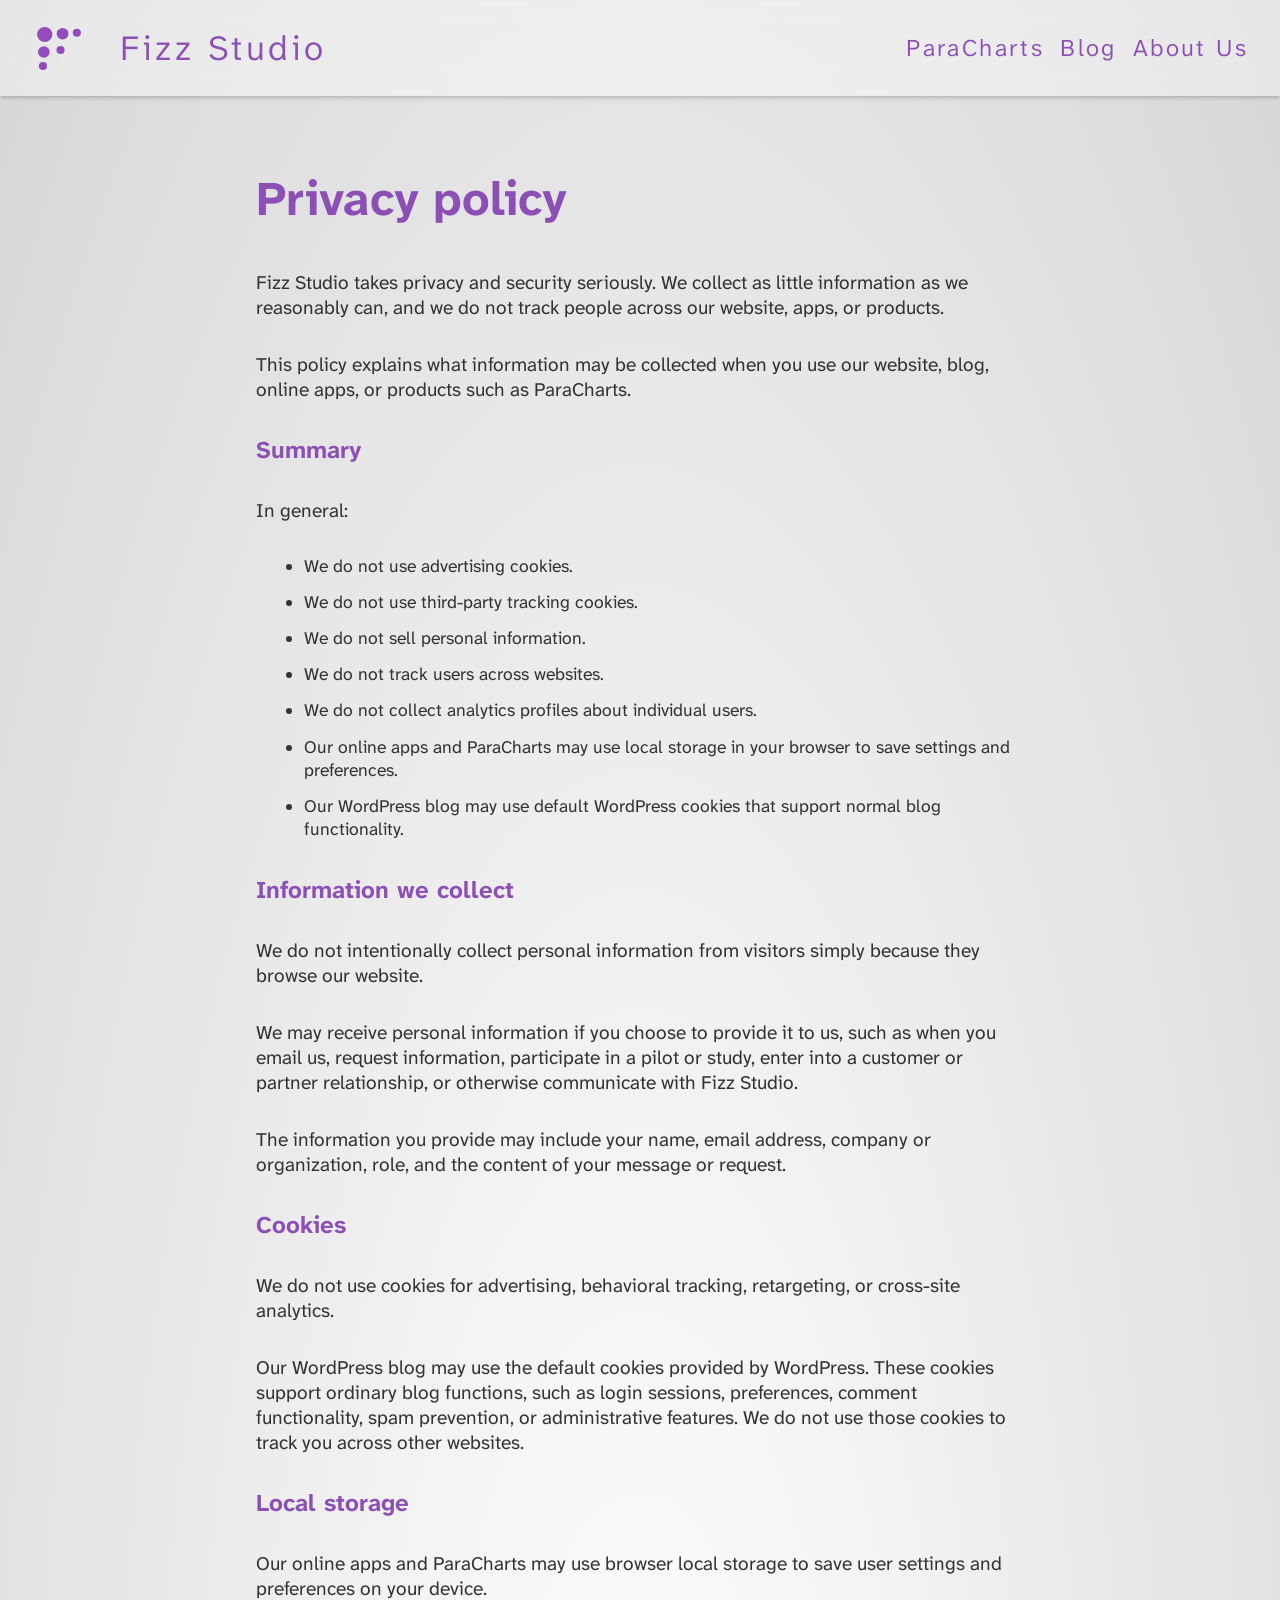
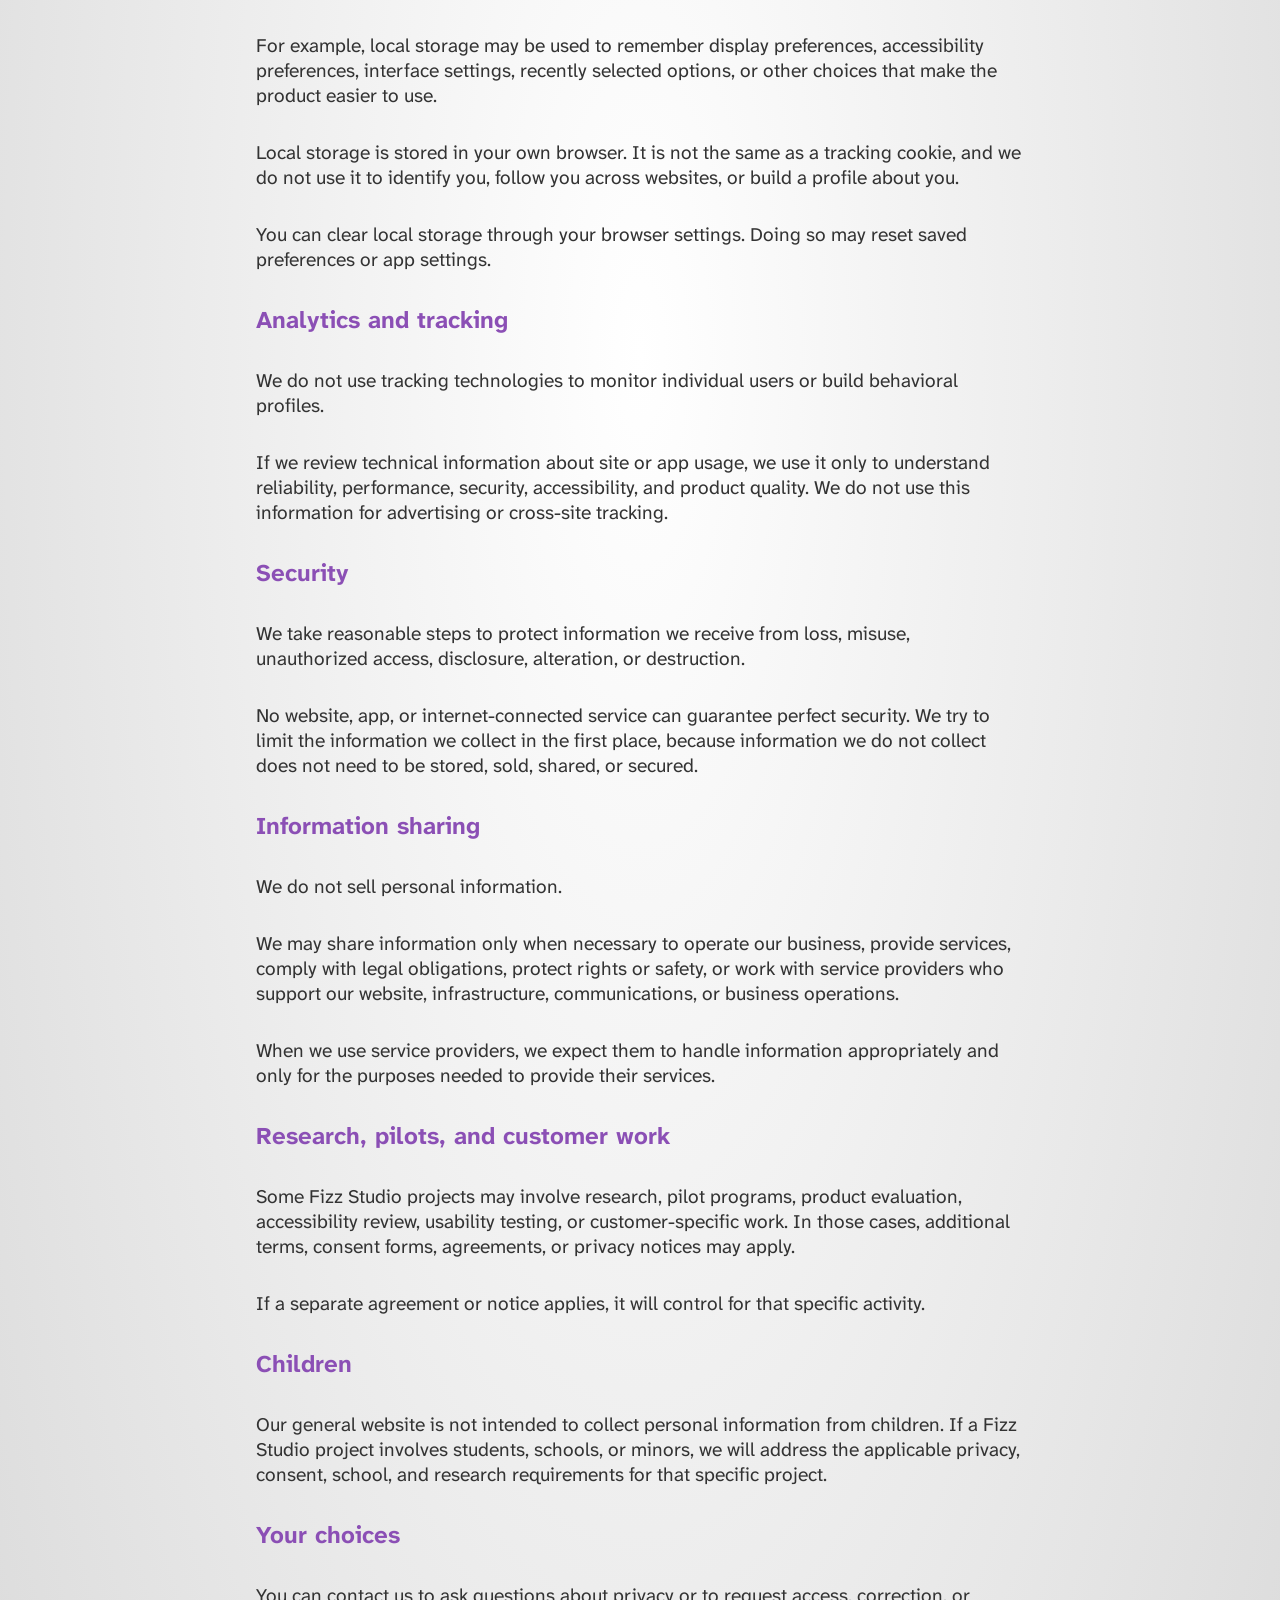
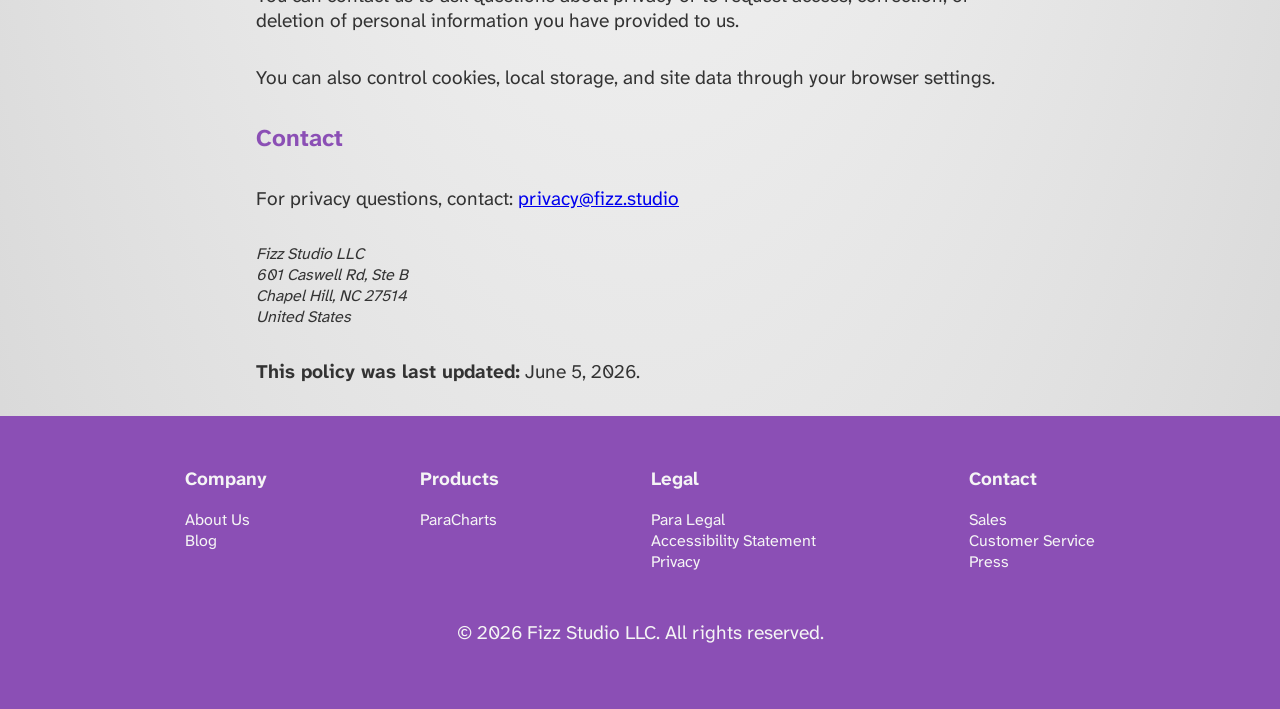
<file: legal/privacy.html>
<!DOCTYPE html>
<html lang="en">

<head>
  <meta charset="UTF-8">
  <meta http-equiv="X-UA-Compatible" content="IE=edge">
  <meta name="viewport" content="width=device-width, initial-scale=1.0">
  <title>Fizz Studio Accessibility Statement</title>

  <link rel="shortcut icon" type="image/svg+xml" href="../assets/images/fizz-logo.svg" />


  <!-- Meta Description for SEO -->
  <meta name="description"
    content="Use the most accessible charts possible, with the power of lean AI. Increase your user base, build loyalty with your users, and avoid legal or regulatory problems.">

  <!-- Meta Keywords for SEO -->
  <meta name="keywords"
    content="charts, accessible, ai, responsible, inclusive, equivalent, sonification, alt-text, data visualization, dataviz">

  <!-- Canonical URL -->
  <link rel="canonical" href="https://fizz.studio">

  <!-- Open Graph meta tags for social media sharing -->
  <meta property="og:title" content="Fizz Studio - Creators of ParaCharts">
  <meta property="og:description"
    content="Use ParaCharts, the most accessible charts possible, with the power of lean AI.">
  <meta property="og:image" content="../assets/images/fizz-logo.svg"> <!-- Replace with your image URL -->
  <meta property="og:url" content="https://fizz.studio"> <!-- Replace with your website URL -->
  <meta property="og:type" content="website">

  <!-- Twitter Card meta tags -->
  <meta name="twitter:card" content="summary_large_image">
  <meta name="twitter:title" content="Fizz Studio - Creators of ParaCharts">
  <meta name="twitter:description"
    content="Use ParaCharts, the most accessible charts possible, with the power of lean AI.">
  <meta name="twitter:image" content="../assets/images/fizz-logo.svg"> <!-- Replace with your image URL -->

  <!-- link stylesheet -->
  <link rel="stylesheet" href="../assets/style/style.css">
  <link rel="stylesheet" href="../assets/style/basic.css">
</head>

<body>

  <!-- Navbar -->
  <header class="navbar">
    <a href="/" class="navbar-brand">
      <img class="logo" src="../assets/images/fizz-logo.svg" alt="" style="width: 1.5em;">
      <span class="site-title">Fizz Studio</span>
    </a>

    <ul class="top-nav">
      <li><a href="paracharts.html">ParaCharts</a></li>
      <li><a href="https://blog.fizz.studio/">Blog</a></li>
      <li><a href="about.html">About Us</a></li>
    </ul>
  </header>

  <!-- Main Content -->

  <main role="main">
    <section>
      <h1>Privacy policy</h1>

      <p>
        Fizz Studio takes privacy and security seriously. We collect as little
        information as we reasonably can, and we do not track people across our
        website, apps, or products.
      </p>

      <p>
        This policy explains what information may be collected when you use our
        website, blog, online apps, or products such as ParaCharts.
      </p>
    </section>

    <section aria-labelledby="summary-heading">
      <h2 id="summary-heading">Summary</h2>

      <p>
        In general:
      </p>

      <ul>
        <li>We do not use advertising cookies.</li>
        <li>We do not use third-party tracking cookies.</li>
        <li>We do not sell personal information.</li>
        <li>We do not track users across websites.</li>
        <li>We do not collect analytics profiles about individual users.</li>
        <li>
          Our online apps and ParaCharts may use local storage in your browser to
          save settings and preferences.
        </li>
        <li>
          Our WordPress blog may use default WordPress cookies that support normal
          blog functionality.
        </li>
      </ul>
    </section>

    <section aria-labelledby="information-heading">
      <h2 id="information-heading">Information we collect</h2>

      <p>
        We do not intentionally collect personal information from visitors simply
        because they browse our website.
      </p>

      <p>
        We may receive personal information if you choose to provide it to us, such
        as when you email us, request information, participate in a pilot or study,
        enter into a customer or partner relationship, or otherwise communicate
        with Fizz Studio.
      </p>

      <p>
        The information you provide may include your name, email address, company
        or organization, role, and the content of your message or request.
      </p>
    </section>

    <section aria-labelledby="cookies-heading">
      <h2 id="cookies-heading">Cookies</h2>

      <p>
        We do not use cookies for advertising, behavioral tracking, retargeting, or
        cross-site analytics.
      </p>

      <p>
        Our WordPress blog may use the default cookies provided by WordPress. These
        cookies support ordinary blog functions, such as login sessions,
        preferences, comment functionality, spam prevention, or administrative
        features. We do not use those cookies to track you across other websites.
      </p>
    </section>

    <section aria-labelledby="local-storage-heading">
      <h2 id="local-storage-heading">Local storage</h2>

      <p>
        Our online apps and ParaCharts may use browser local storage to save user
        settings and preferences on your device.
      </p>

      <p>
        For example, local storage may be used to remember display preferences,
        accessibility preferences, interface settings, recently selected options,
        or other choices that make the product easier to use.
      </p>

      <p>
        Local storage is stored in your own browser. It is not the same as a
        tracking cookie, and we do not use it to identify you, follow you across
        websites, or build a profile about you.
      </p>

      <p>
        You can clear local storage through your browser settings. Doing so may
        reset saved preferences or app settings.
      </p>
    </section>

    <section aria-labelledby="analytics-heading">
      <h2 id="analytics-heading">Analytics and tracking</h2>

      <p>
        We do not use tracking technologies to monitor individual users or build
        behavioral profiles.
      </p>

      <p>
        If we review technical information about site or app usage, we use it only
        to understand reliability, performance, security, accessibility, and product
        quality. We do not use this information for advertising or cross-site
        tracking.
      </p>
    </section>

    <section aria-labelledby="security-heading">
      <h2 id="security-heading">Security</h2>

      <p>
        We take reasonable steps to protect information we receive from loss,
        misuse, unauthorized access, disclosure, alteration, or destruction.
      </p>

      <p>
        No website, app, or internet-connected service can guarantee perfect
        security. We try to limit the information we collect in the first place,
        because information we do not collect does not need to be stored, sold,
        shared, or secured.
      </p>
    </section>

    <section aria-labelledby="sharing-heading">
      <h2 id="sharing-heading">Information sharing</h2>

      <p>
        We do not sell personal information.
      </p>

      <p>
        We may share information only when necessary to operate our business,
        provide services, comply with legal obligations, protect rights or safety,
        or work with service providers who support our website, infrastructure,
        communications, or business operations.
      </p>

      <p>
        When we use service providers, we expect them to handle information
        appropriately and only for the purposes needed to provide their services.
      </p>
    </section>

    <section aria-labelledby="research-heading">
      <h2 id="research, pilots, and customer work">Research, pilots, and customer work</h2>

      <p>
        Some Fizz Studio projects may involve research, pilot programs, product
        evaluation, accessibility review, usability testing, or customer-specific
        work. In those cases, additional terms, consent forms, agreements, or
        privacy notices may apply.
      </p>

      <p>
        If a separate agreement or notice applies, it will control for that
        specific activity.
      </p>
    </section>

    <section aria-labelledby="children-heading">
      <h2 id="children-heading">Children</h2>

      <p>
        Our general website is not intended to collect personal information from
        children. If a Fizz Studio project involves students, schools, or minors,
        we will address the applicable privacy, consent, school, and research
        requirements for that specific project.
      </p>
    </section>

    <section aria-labelledby="rights-heading">
      <h2 id="rights-heading">Your choices</h2>

      <p>
        You can contact us to ask questions about privacy or to request access,
        correction, or deletion of personal information you have provided to us.
      </p>

      <p>
        You can also control cookies, local storage, and site data through your
        browser settings.
      </p>
    </section>

    <section aria-labelledby="contact-heading">
      <h2 id="contact-heading">Contact</h2>

      <p>
        For privacy questions, contact:
        <a href="mailto:privacy@fizz.studio">privacy@fizz.studio</a>
      </p>

      <address>
        Fizz Studio LLC<br>
        601 Caswell Rd, Ste B<br>
        Chapel Hill, NC 27514<br>
        United States
      </address>
    </section>

    <section>
      <p>
        <strong>This policy was last updated:</strong>
        <time datetime="2026-06-05">June 5, 2026</time>.
      </p>
    </section>

  </main>

  <!-- Footer -->
  <footer class="footer" role="contentinfo">
    <div class="footer-container">
      <!-- Start Col -->
      <div class="">
        <div class="widget">
          <h3 class="block-title">Company</h3>
          <ul class="menu">
            <li><a href="https://fizz.studio/about.html">About Us</a></li>
            <li><a href="https://blog.fizz.studio/">Blog</a></li>
          </ul>
        </div>
      </div>
      <!-- End Col -->

      <!-- Start Col -->
      <div class="">
        <div class="widget">
          <h3 class="block-title">Products</h3>
          <ul class="menu">
            <li><a href="https://fizz.studio/paracharts.html">ParaCharts</a></li>
          </ul>
        </div>
      </div>
      <!-- End Col -->

      <!-- Start Col -->
      <div class="">
        <div class="widget">
          <h3 class="block-title">Legal</h3>
          <ul class="menu">
            <li><a href="https://fizz.studio/legal/">Para Legal</a></li>
            <li><a href="https://fizz.studio/legal/accessibility.html">Accessibility Statement</a></li>
            <li><a href="https://fizz.studio/legal/privacy.html">Privacy</a></li>
          </ul>
        </div>
      </div>
      <!-- End Col -->

      <!-- Start Col -->
      <div class="">
        <h3>Contact</h3>
        <ul class="menu">
          <li><a href="mailto:sales@fizz.studio">Sales</a></li>
          <li><a href="mailto:help@fizz.studio">Customer Service</a></li>
          <li><a href="mailto:press@fizz.studio">Press</a></li>
        </ul>
      </div>
      <!-- End Col -->
    </div>
    <p id="copyright">&copy; 2026 Fizz Studio LLC. All rights reserved.</p>
  </footer>


  <!-- Link to your JavaScript file -->
  <!-- <script src="js/scripts.js"></script> -->
</body>

</html>
</file>
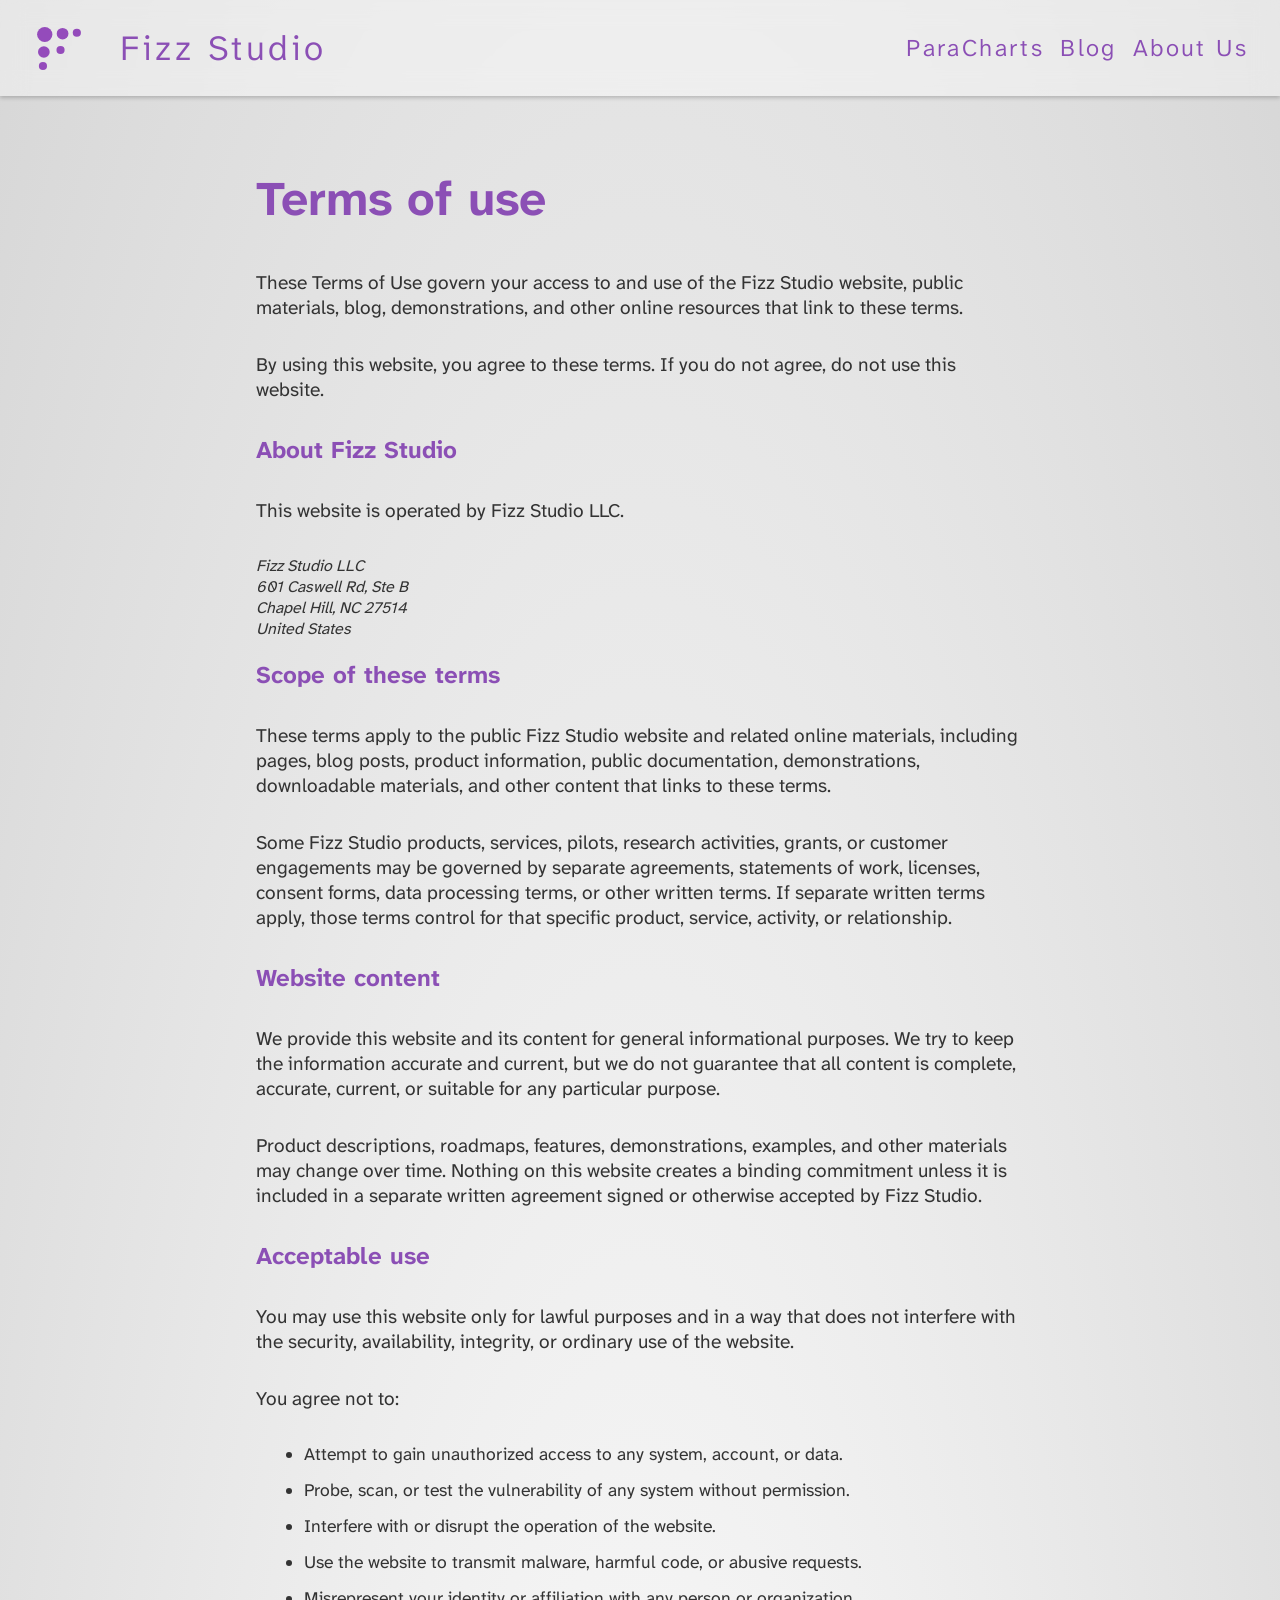
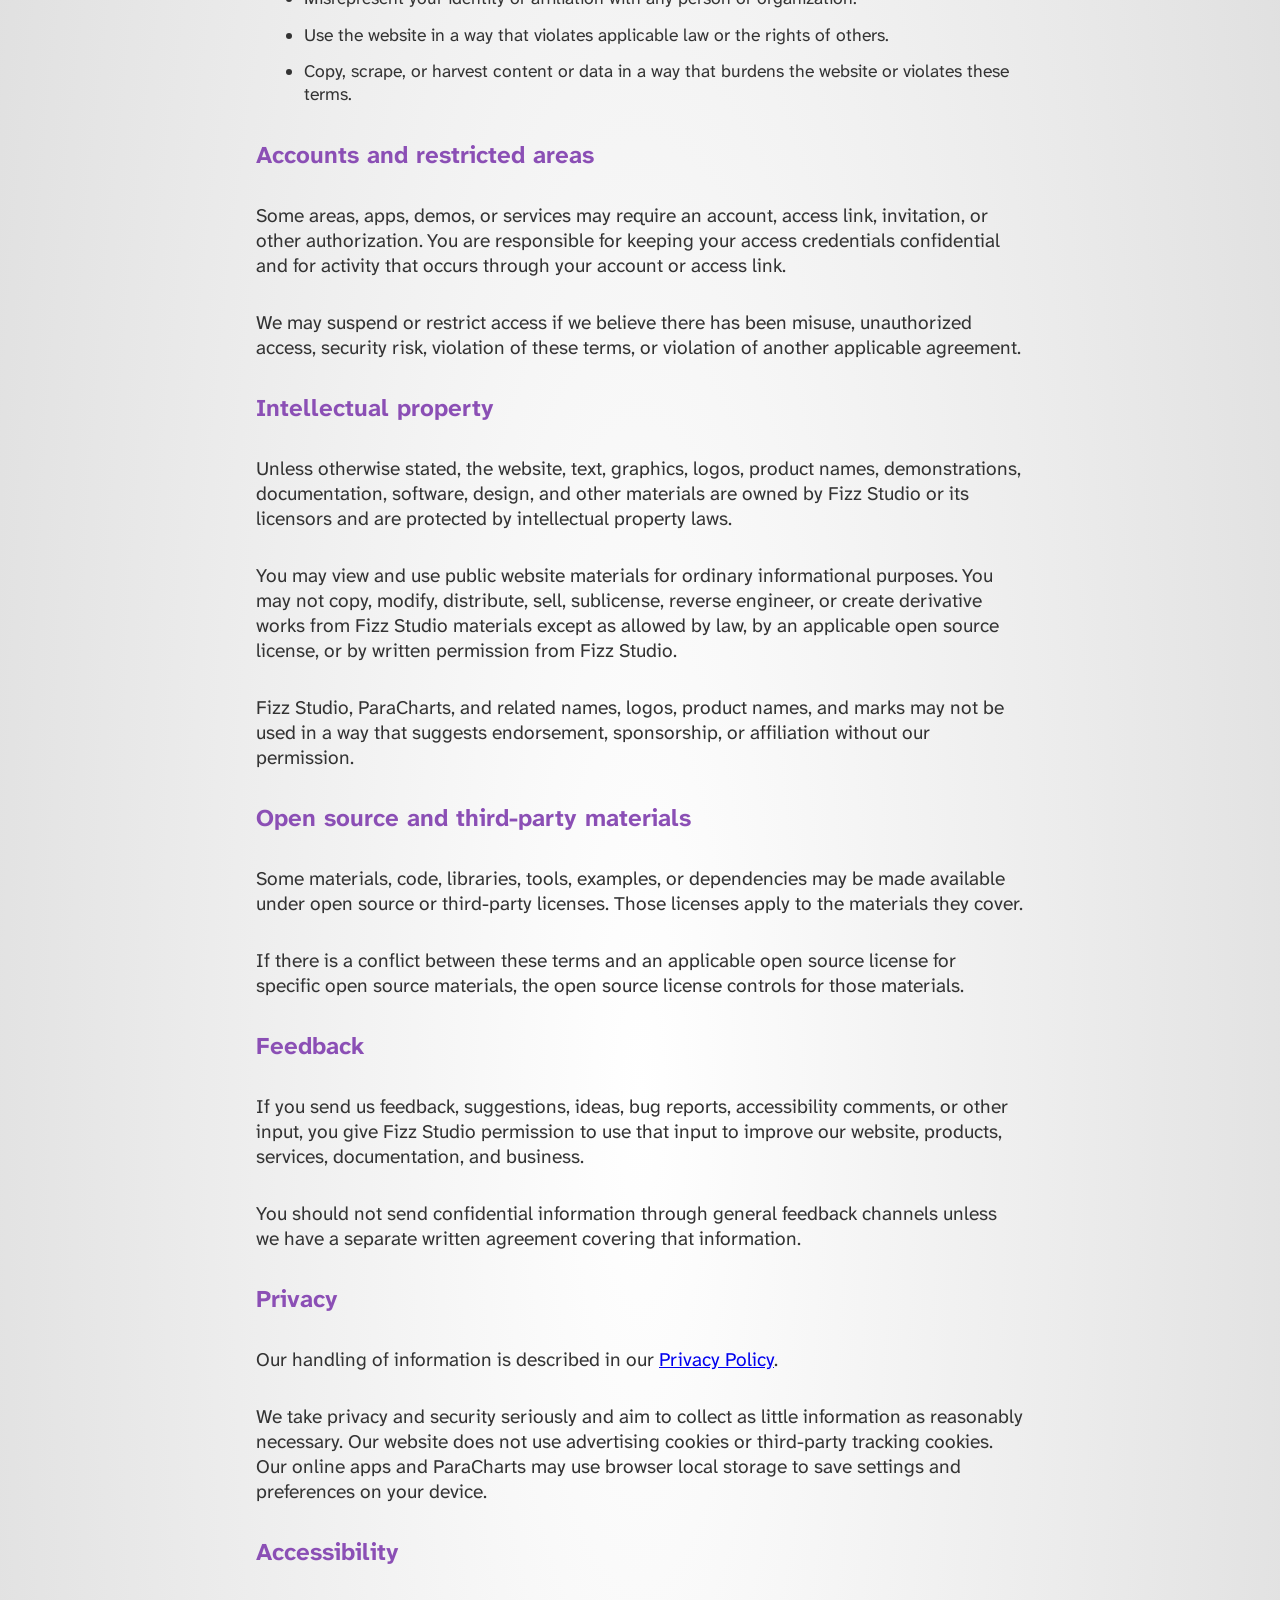
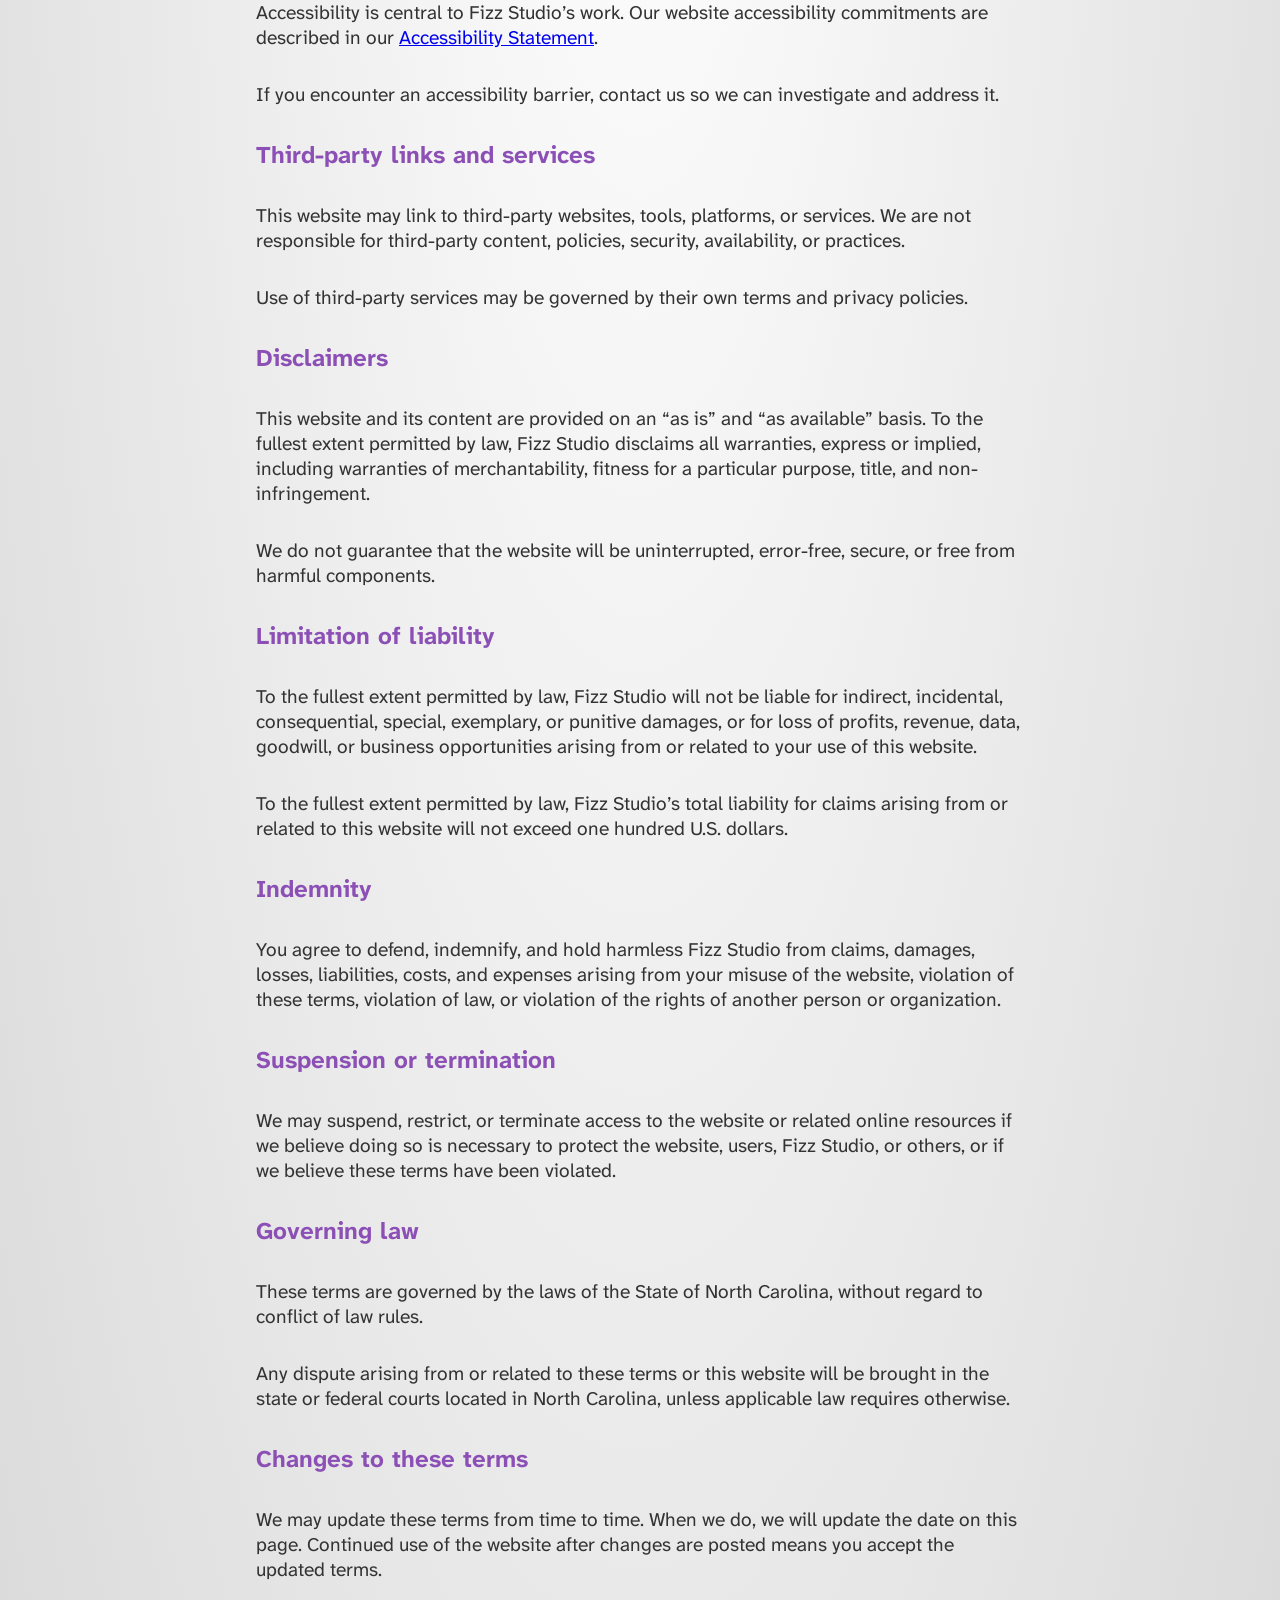
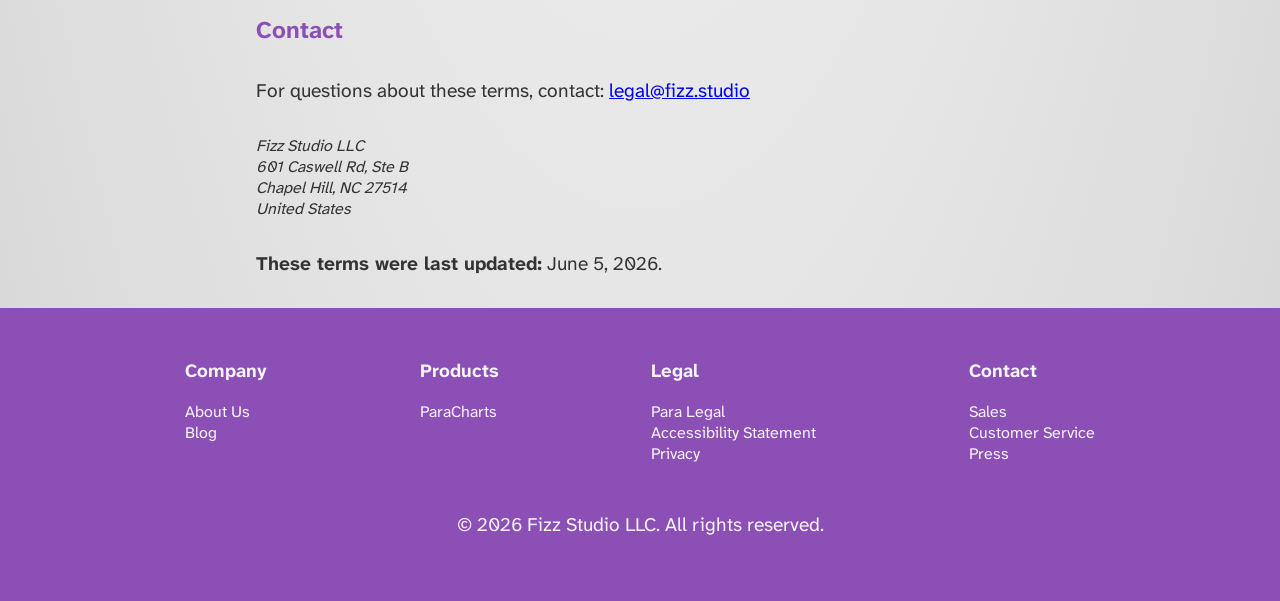
<file: legal/terms.html>
<!DOCTYPE html>
<html lang="en">

<head>
  <meta charset="UTF-8">
  <meta http-equiv="X-UA-Compatible" content="IE=edge">
  <meta name="viewport" content="width=device-width, initial-scale=1.0">
  <title>Fizz Studio Terms of Use</title>

  <link rel="shortcut icon" type="image/svg+xml" href="../assets/images/fizz-logo.svg" />


  <!-- Meta Description for SEO -->
  <meta name="description"
    content="Use the most accessible charts possible, with the power of lean AI. Increase your user base, build loyalty with your users, and avoid legal or regulatory problems.">

  <!-- Meta Keywords for SEO -->
  <meta name="keywords"
    content="charts, accessible, ai, responsible, inclusive, equivalent, sonification, alt-text, data visualization, dataviz">

  <!-- Canonical URL -->
  <link rel="canonical" href="https://fizz.studio">

  <!-- Open Graph meta tags for social media sharing -->
  <meta property="og:title" content="Fizz Studio - Creators of ParaCharts">
  <meta property="og:description"
    content="Use ParaCharts, the most accessible charts possible, with the power of lean AI.">
  <meta property="og:image" content="../assets/images/fizz-logo.svg"> <!-- Replace with your image URL -->
  <meta property="og:url" content="https://fizz.studio"> <!-- Replace with your website URL -->
  <meta property="og:type" content="website">

  <!-- Twitter Card meta tags -->
  <meta name="twitter:card" content="summary_large_image">
  <meta name="twitter:title" content="Fizz Studio - Creators of ParaCharts">
  <meta name="twitter:description"
    content="Use ParaCharts, the most accessible charts possible, with the power of lean AI.">
  <meta name="twitter:image" content="../assets/images/fizz-logo.svg"> <!-- Replace with your image URL -->

  <!-- link stylesheet -->
  <link rel="stylesheet" href="../assets/style/style.css">
  <link rel="stylesheet" href="../assets/style/basic.css">
</head>

<body>

  <!-- Navbar -->
  <header class="navbar">
    <a href="/" class="navbar-brand">
      <img class="logo" src="../assets/images/fizz-logo.svg" alt="" style="width: 1.5em;">
      <span class="site-title">Fizz Studio</span>
    </a>

    <ul class="top-nav">
      <li><a href="paracharts.html">ParaCharts</a></li>
      <li><a href="https://blog.fizz.studio/">Blog</a></li>
      <li><a href="about.html">About Us</a></li>
    </ul>
  </header>

  <!-- Main Content -->

  <main role="main">

    <section>
      <h1>Terms of use</h1>

      <p>
        These Terms of Use govern your access to and use of the Fizz Studio
        website, public materials, blog, demonstrations, and other online resources
        that link to these terms.
      </p>

      <p>
        By using this website, you agree to these terms. If you do not agree, do
        not use this website.
      </p>
    </section>

    <section aria-labelledby="about-heading">
      <h2 id="about-heading">About Fizz Studio</h2>

      <p>
        This website is operated by Fizz Studio LLC.
      </p>

      <address>
        Fizz Studio LLC<br>
        601 Caswell Rd, Ste B<br>
        Chapel Hill, NC 27514<br>
        United States
      </address>
    </section>

    <section aria-labelledby="scope-heading">
      <h2 id="scope-heading">Scope of these terms</h2>

      <p>
        These terms apply to the public Fizz Studio website and related online
        materials, including pages, blog posts, product information, public
        documentation, demonstrations, downloadable materials, and other content
        that links to these terms.
      </p>

      <p>
        Some Fizz Studio products, services, pilots, research activities, grants,
        or customer engagements may be governed by separate agreements, statements
        of work, licenses, consent forms, data processing terms, or other written
        terms. If separate written terms apply, those terms control for that
        specific product, service, activity, or relationship.
      </p>
    </section>

    <section aria-labelledby="content-heading">
      <h2 id="content-heading">Website content</h2>

      <p>
        We provide this website and its content for general informational purposes.
        We try to keep the information accurate and current, but we do not
        guarantee that all content is complete, accurate, current, or suitable for
        any particular purpose.
      </p>

      <p>
        Product descriptions, roadmaps, features, demonstrations, examples, and
        other materials may change over time. Nothing on this website creates a
        binding commitment unless it is included in a separate written agreement
        signed or otherwise accepted by Fizz Studio.
      </p>
    </section>

    <section aria-labelledby="acceptable-use-heading">
      <h2 id="acceptable-use-heading">Acceptable use</h2>

      <p>
        You may use this website only for lawful purposes and in a way that does
        not interfere with the security, availability, integrity, or ordinary use
        of the website.
      </p>

      <p>You agree not to:</p>

      <ul>
        <li>Attempt to gain unauthorized access to any system, account, or data.</li>
        <li>Probe, scan, or test the vulnerability of any system without permission.</li>
        <li>Interfere with or disrupt the operation of the website.</li>
        <li>Use the website to transmit malware, harmful code, or abusive requests.</li>
        <li>Misrepresent your identity or affiliation with any person or organization.</li>
        <li>Use the website in a way that violates applicable law or the rights of others.</li>
        <li>Copy, scrape, or harvest content or data in a way that burdens the website or violates these terms.</li>
      </ul>
    </section>

    <section aria-labelledby="accounts-heading">
      <h2 id="accounts-heading">Accounts and restricted areas</h2>

      <p>
        Some areas, apps, demos, or services may require an account, access link,
        invitation, or other authorization. You are responsible for keeping your
        access credentials confidential and for activity that occurs through your
        account or access link.
      </p>

      <p>
        We may suspend or restrict access if we believe there has been misuse,
        unauthorized access, security risk, violation of these terms, or violation
        of another applicable agreement.
      </p>
    </section>

    <section aria-labelledby="intellectual-property-heading">
      <h2 id="intellectual-property-heading">Intellectual property</h2>

      <p>
        Unless otherwise stated, the website, text, graphics, logos, product names,
        demonstrations, documentation, software, design, and other materials are
        owned by Fizz Studio or its licensors and are protected by intellectual
        property laws.
      </p>

      <p>
        You may view and use public website materials for ordinary informational
        purposes. You may not copy, modify, distribute, sell, sublicense, reverse
        engineer, or create derivative works from Fizz Studio materials except as
        allowed by law, by an applicable open source license, or by written
        permission from Fizz Studio.
      </p>

      <p>
        Fizz Studio, ParaCharts, and related names, logos, product names, and
        marks may not be used in a way that suggests endorsement, sponsorship, or
        affiliation without our permission.
      </p>
    </section>

    <section aria-labelledby="open-source-heading">
      <h2 id="open-source-heading">Open source and third-party materials</h2>

      <p>
        Some materials, code, libraries, tools, examples, or dependencies may be
        made available under open source or third-party licenses. Those licenses
        apply to the materials they cover.
      </p>

      <p>
        If there is a conflict between these terms and an applicable open source
        license for specific open source materials, the open source license
        controls for those materials.
      </p>
    </section>

    <section aria-labelledby="feedback-heading">
      <h2 id="feedback-heading">Feedback</h2>

      <p>
        If you send us feedback, suggestions, ideas, bug reports, accessibility
        comments, or other input, you give Fizz Studio permission to use that input
        to improve our website, products, services, documentation, and business.
      </p>

      <p>
        You should not send confidential information through general feedback
        channels unless we have a separate written agreement covering that
        information.
      </p>
    </section>

    <section aria-labelledby="privacy-heading">
      <h2 id="privacy-heading">Privacy</h2>

      <p>
        Our handling of information is described in our
        <a href="/legal/privacy-policy">Privacy Policy</a>.
      </p>

      <p>
        We take privacy and security seriously and aim to collect as little
        information as reasonably necessary. Our website does not use advertising
        cookies or third-party tracking cookies. Our online apps and ParaCharts may
        use browser local storage to save settings and preferences on your device.
      </p>
    </section>

    <section aria-labelledby="accessibility-heading">
      <h2 id="accessibility-heading">Accessibility</h2>

      <p>
        Accessibility is central to Fizz Studio’s work. Our website accessibility
        commitments are described in our
        <a href="/legal/accessibility-statement">Accessibility Statement</a>.
      </p>

      <p>
        If you encounter an accessibility barrier, contact us so we can investigate
        and address it.
      </p>
    </section>

    <section aria-labelledby="third-party-links-heading">
      <h2 id="third-party-links-heading">Third-party links and services</h2>

      <p>
        This website may link to third-party websites, tools, platforms, or
        services. We are not responsible for third-party content, policies,
        security, availability, or practices.
      </p>

      <p>
        Use of third-party services may be governed by their own terms and privacy
        policies.
      </p>
    </section>

    <section aria-labelledby="disclaimers-heading">
      <h2 id="disclaimers-heading">Disclaimers</h2>

      <p>
        This website and its content are provided on an “as is” and “as available”
        basis. To the fullest extent permitted by law, Fizz Studio disclaims all
        warranties, express or implied, including warranties of merchantability,
        fitness for a particular purpose, title, and non-infringement.
      </p>

      <p>
        We do not guarantee that the website will be uninterrupted, error-free,
        secure, or free from harmful components.
      </p>
    </section>

    <section aria-labelledby="liability-heading">
      <h2 id="liability-heading">Limitation of liability</h2>

      <p>
        To the fullest extent permitted by law, Fizz Studio will not be liable for
        indirect, incidental, consequential, special, exemplary, or punitive
        damages, or for loss of profits, revenue, data, goodwill, or business
        opportunities arising from or related to your use of this website.
      </p>

      <p>
        To the fullest extent permitted by law, Fizz Studio’s total liability for
        claims arising from or related to this website will not exceed one hundred
        U.S. dollars.
      </p>
    </section>

    <section aria-labelledby="indemnity-heading">
      <h2 id="indemnity-heading">Indemnity</h2>

      <p>
        You agree to defend, indemnify, and hold harmless Fizz Studio from claims,
        damages, losses, liabilities, costs, and expenses arising from your misuse
        of the website, violation of these terms, violation of law, or violation of
        the rights of another person or organization.
      </p>
    </section>

    <section aria-labelledby="termination-heading">
      <h2 id="termination-heading">Suspension or termination</h2>

      <p>
        We may suspend, restrict, or terminate access to the website or related
        online resources if we believe doing so is necessary to protect the website,
        users, Fizz Studio, or others, or if we believe these terms have been
        violated.
      </p>
    </section>

    <section aria-labelledby="law-heading">
      <h2 id="law-heading">Governing law</h2>

      <p>
        These terms are governed by the laws of the State of North Carolina,
        without regard to conflict of law rules.
      </p>

      <p>
        Any dispute arising from or related to these terms or this website will be
        brought in the state or federal courts located in North Carolina, unless
        applicable law requires otherwise.
      </p>
    </section>

    <section aria-labelledby="changes-heading">
      <h2 id="changes-heading">Changes to these terms</h2>

      <p>
        We may update these terms from time to time. When we do, we will update the
        date on this page. Continued use of the website after changes are posted
        means you accept the updated terms.
      </p>
    </section>

    <section aria-labelledby="contact-heading">
      <h2 id="contact-heading">Contact</h2>

      <p>
        For questions about these terms, contact:
        <a href="mailto:legal@fizz.studio">legal@fizz.studio</a>
      </p>

      <address>
        Fizz Studio LLC<br>
        601 Caswell Rd, Ste B<br>
        Chapel Hill, NC 27514<br>
        United States
      </address>
    </section>

    <section>
      <p>
        <strong>These terms were last updated:</strong>
        <time datetime="2026-06-05">June 5, 2026</time>.
      </p>
    </section>



  </main>

  <!-- Footer -->
  <footer class="footer" role="contentinfo">
    <div class="footer-container">
      <!-- Start Col -->
      <div class="">
        <div class="widget">
          <h3 class="block-title">Company</h3>
          <ul class="menu">
            <li><a href="https://fizz.studio/about.html">About Us</a></li>
            <li><a href="https://blog.fizz.studio/">Blog</a></li>
          </ul>
        </div>
      </div>
      <!-- End Col -->

      <!-- Start Col -->
      <div class="">
        <div class="widget">
          <h3 class="block-title">Products</h3>
          <ul class="menu">
            <li><a href="https://fizz.studio/paracharts.html">ParaCharts</a></li>
          </ul>
        </div>
      </div>
      <!-- End Col -->

      <!-- Start Col -->
      <div class="">
        <div class="widget">
          <h3 class="block-title">Legal</h3>
          <ul class="menu">
            <li><a href="https://fizz.studio/legal/">Para Legal</a></li>
            <li><a href="https://fizz.studio/legal/accessibility.html">Accessibility Statement</a></li>
            <li><a href="https://fizz.studio/legal/privacy.html">Privacy</a></li>
          </ul>
        </div>
      </div>
      <!-- End Col -->

      <!-- Start Col -->
      <div class="">
        <h3>Contact</h3>
        <ul class="menu">
          <li><a href="mailto:sales@fizz.studio">Sales</a></li>
          <li><a href="mailto:help@fizz.studio">Customer Service</a></li>
          <li><a href="mailto:press@fizz.studio">Press</a></li>
        </ul>
      </div>
      <!-- End Col -->
    </div>
    <p id="copyright">&copy; 2026 Fizz Studio LLC. All rights reserved.</p>
  </footer>


  <!-- Link to your JavaScript file -->
  <!-- <script src="js/scripts.js"></script> -->
</body>

</html>
</file>
<file: assets/style/style.css>
:root {
  --font-body: 'Atkinson Hyperlegible', 'Lucida Sans', 'Lucida Sans Regular',
    'Lucida Grande', 'Lucida Sans Unicode', Geneva, Verdana, sans-serif;
  --accent-color: hsl(275, 41%, 51%);
  --alt-color: hsl(0, 0%, 96%);
  --faint-color: hsl(287, 36%, 95%);
  --shadow: 0 2px 4px 0 hsla(0, 0%, 0%, 0.2);
}

@font-face {
  font-family: 'Atkinson Hyperlegible';
  src: local('Atkinson Hyperlegible'),
    url('../fonts/AtkinsonHyperlegibleNext.woff2') format('woff2'),
    url('../fonts/AtkinsonHyperlegibleNext-VariableFont_wght.ttf')
      format('truetype');
}

body {
  font-family: var(--font-body);

  margin: 0;
  padding: 0;
  color: #333;
  background-color: #f4f4f4;

  background: radial-gradient(#ffffff, #d7d7d7);

  overflow-x: hidden;
}

.logo {
  width: 1.5em;
}

/* Navbar styling */
.navbar {
  display: flex;
  justify-content: space-between;
  align-items: center;
  background-color: var(--faint-color);
  padding: 1rem 2rem;
  position: sticky;
  top: 0;
  z-index: 1000;
}

.navbar a {
  color: var(--accent-color);
  text-decoration: none;
  font-size: 2.2em;
  font-weight: bold;
  letter-spacing: 0.1em;
  display: flex;
  align-items: center;
  gap: 1em;
  font-weight: 350;

}

.navbar {
  box-shadow: var(--shadow);
  background: rgba(255, 255, 255, 0.4); 
  backdrop-filter: blur(12px); 
  /* box-shadow: rgba(255, 255, 255, 0.5) 0px 1px 0px 0px; */
}

ul.top-nav {
  list-style-type: none;
  display: flex;
  justify-content: space-evenly;
  gap: 1em;
}

ul.top-nav li a {
  list-style-type: none;
  display: flex;
  font-size: 1.5em;
}

.content-container {
  padding: 5rem 2rem;
  /* text-align: center; */
  /* background-color: #e3f2fd; */
  color: hsl(0, 0%, 13%);
}

h1 {
  font-size: 3rem;
  color: var(--accent-color);
}

h2 {
  color: var(--accent-color);
}

p {
  font-size: 1.2rem;
  margin-block: 2rem;
}

.features-section {
  /* border: #00796b 2px solid;
  border-top-right-radius: 3rem;
  border-top-left-radius: 3rem; */
  /* background-color: #ffca28; */
  padding: 3rem;
  color: var(--alt-color);
  text-align: center;
}

#features-heading {
  color: var(--accent-color); 
}

.features-container {
  display: flex;
  justify-content: space-around;
  flex-wrap: wrap;
}

.feature-item {
  max-width: 200px;
  text-align: center;
  margin: 1rem;
  transition: transform 0.3s, box-shadow 0.3s;
  padding: 1.5rem;
  background-color: var(--accent-color);
  border-radius: 10px;
  box-shadow: var(--shadow);
}

.feature-item:hover {
  transform: translateY(-10px);
  box-shadow: var(--shadow);
}

.feature-icon {
  font-size: 3rem;
  color: var(--alt-color);
}

.feature-icon {
  display: inline-block;
  width: 2em;
  height: 2em;
}

.feature-ai {
  background-image: url('../images/ai-icon.svg');
}

.feature-audio {
  background-image: url('../images/audio-icon.svg');
}

.feature-annotation {
  background-image: url('../images/annotation-icon.svg');
}

.feature-personalization {
  background-image: url('../images/personalization-icon.svg');
}

.cta-section {
  padding: 2rem;
  /* background-color: #00796b; */
  /* color: var(--alt-color); */
  display: flex;
  flex-direction: column;
  justify-content: flex-start;
}

.cta-section h2 {
  padding: 0;
  margin: 0;
}

.signup-button {
  align-self: center;
  display: block;
  padding: 1rem 2rem;
  background-color: var(--accent-color);
  color: var(--alt-color);
  font-size: 1.2rem;
  font-weight: bold;
  border-radius: 5px;
  text-decoration: none;
  transition: background-color 0.3s ease;
  box-shadow: var(--shadow);
}

.signup-button:hover {
  background-color: #ffb300;
  color: var(--accent-color);
}

main.content-container {
  max-width: 45em;
  margin-inline: auto;
  letter-spacing: 1px;
  line-height: 1.8em;
  text-align: justify;
}

.todo {
  background-color: gainsboro;
  font-style: italic;
  font-size: smaller;
}

/* Parallax Section */


.parallax {
  background-image: url('../images/hero-2.jpg');
  min-height: 600px;
  background-attachment: fixed;
  background-position: center;
  background-repeat: no-repeat;
  background-size: cover;
  position: relative;
  z-index: 1;
}

.parallax-content {
  position: absolute;
  top: 50%;
  left: 50%;
  transform: translate(-50%, -50%);
  color: var(--accent-color);
  text-align: center;
}

.parallax-content h1 {
  font-size: 3.5rem;
  margin: 0;
}

.parallax-content p {
  font-size: 1.5rem;
}

.shim {
  background-color: hsl(0, 0%, 96%, 0.7);
  padding: 1em;
  border-radius: 0.2em;
  box-shadow: var(--shadow);
  backdrop-filter: blur(12px); 
}

/* Footer */


footer {
  padding: 2rem;
  background-color: var(--accent-color);
  color: var(--alt-color);
}

#copyright {
  text-align: center;
}

.footer a {
  color: var(--alt-color);
  text-decoration: none;
}

.footer-container {
  display: flex;
  flex-direction: row;
  justify-content: space-evenly;
  align-items: flex-start;
}


footer ul {
  list-style-type: none;
  padding: 0;
}

.hidden {
  display: none;
}
</file>
<file: assets/style/basic.css>
main {
  max-width: 48em;
  margin: auto;
  padding-top: 2em;
}


main ul {
  list-style: disc outside;
}

main dd,
main ol,
main ul {
  margin: 0;
  padding-left: 3em;
}

main li {
  padding-bottom: 0.75em;
  font-size: 1.1em;
}
</file>
<file: assets/style/gallery.css>
:root {
  --card-width: 18em;
  --card-height: 23em;
  --circle-radius: 28em;
  --gallery-accent: hsla(292, 100%, 50%, 0.5);
}


* {
  margin: 0;
  padding: 0;
  box-sizing: border-box;
  font-family: 'Lucida Sans', Geneva, Verdana, sans-serif;
}

main {
  margin: 1em 5em;
}

h1 {
  font-size: 1.8em;
}

h2 {
  font-size: 1.5em;
  margin-top: 1em;
  text-align: center;
}

section.gallery {
  display: flex;
  justify-content: center;
  align-items: center;
  flex-wrap: wrap;
  min-height: 100vh;
  width: 100%;
}

.card {
  position: relative;
  /* width: 340px; */
  /* height: 450px; */
  width: var(--card-width);
  height: var(--card-height);
  background: #fff;
  overflow: hidden;
  border-radius: 10px;
  /* margin: 20px; */
  margin: 2em;
  box-shadow: var(--shadow);
}

.card .circle {
  position: absolute;
  top: -190px;
  left: 50%;
  /* width: 500px; */
  /* height: 500px; */
  width: var(--circle-radius);
  height: var(--circle-radius);
  transform: translateX(-50%);
  clip-path: circle();
}

.card .circle::before {
  content: '';
  position: absolute;
  top: -8px;
  left: -16px;
  width: 100%;
  height: 100%;
  box-shadow: 0 0 0 20px var(--gallery-accent);
  border-radius: 50%;
  z-index: 2;
  pointer-events: none;
}

.circle .imgBox {
  position: absolute;
  left: 50%;
  bottom: 0;
  transform: translateX(-50%);
  /* width: 340px; */
  /* height: 310px; */
  width: var(--card-width);
  height: calc(var(--card-width) - 1.5em);
}

.imgBox img {
  position: absolute;
  top: 0;
  left: 0;
  object-fit: cover;
  width: 100%;
  height: 100%;
  transition: all 0.5s;
}

.imgBox img:hover {
  transform: scale(1.2);
}

.card .content {
  position: absolute;
  left: 0;
  bottom: 0;
  width: 100%;
  /* height: 140px; */
  height: 7em;
  padding: 20px 30px;
}

.content h3 {
  font-size: 1.4em;
  color: #333;
  margin-top: 7px;
  margin-bottom: 2px;
}

.content .textIcon {
  display: flex;
  justify-content: space-between;
  align-items: center;
  width: 100%;
}

.content .textIcon h4 {
  color: var(--accent-color);
  font-weight: 400;
}
</file>
<file: assets/style/tables.css>
main {
  margin: 2em;
}

table {
  width: 75vw;
  max-width: 90vw;
  text-align: left;
  border-collapse: collapse;
}

tbody tr {
  border-top: 1px solid gray;
}

th {
  width: 25vw;
  padding-inline: 0.5em;
}

thead tr {
  background-color: hsl(271, 38%, 50%);
  color: white;
  padding-block: 0.8em;
}

thead th {
  padding-block: 0.2em;
}

thead th:first-of-type {
  color: hsl(271, 38%, 50%);
}

thead th {
  padding-block: 0.2em;
}

tbody td,
tbody th {
  padding-inline: 0.5em;
  padding-block: 0.8em;
}

h2 {
  color: black;
}

h3 {
  color: hsl(271, 38%, 50%);
}
</file>
<file: assets/style/pricing.css>
main {
  margin-inline: 2em;  
}

#pricing_plans {
  display: flex;
  justify-content: space-around;
  gap: 2em;
}

#pricing_plans section {
  outline: purple solid 1px;
  border-radius: 1em;
  padding: 1em;
}
</file>
